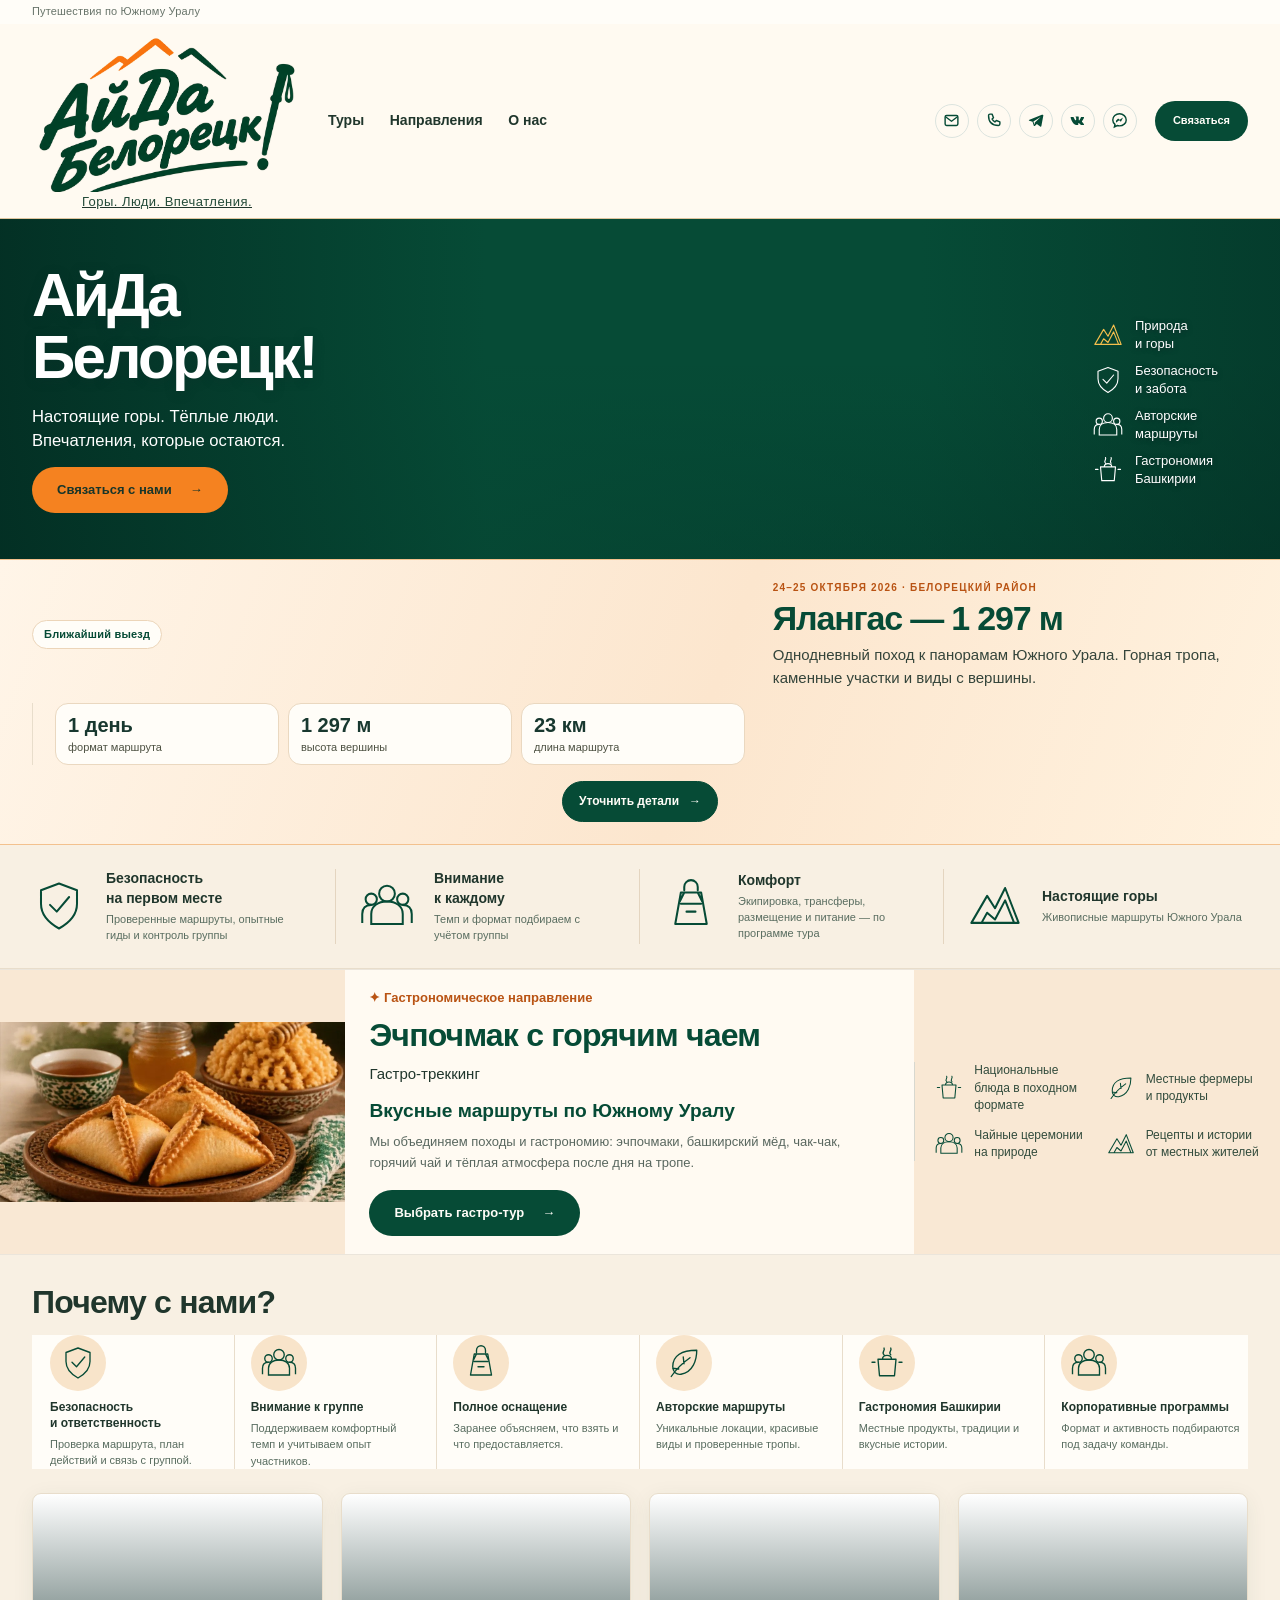
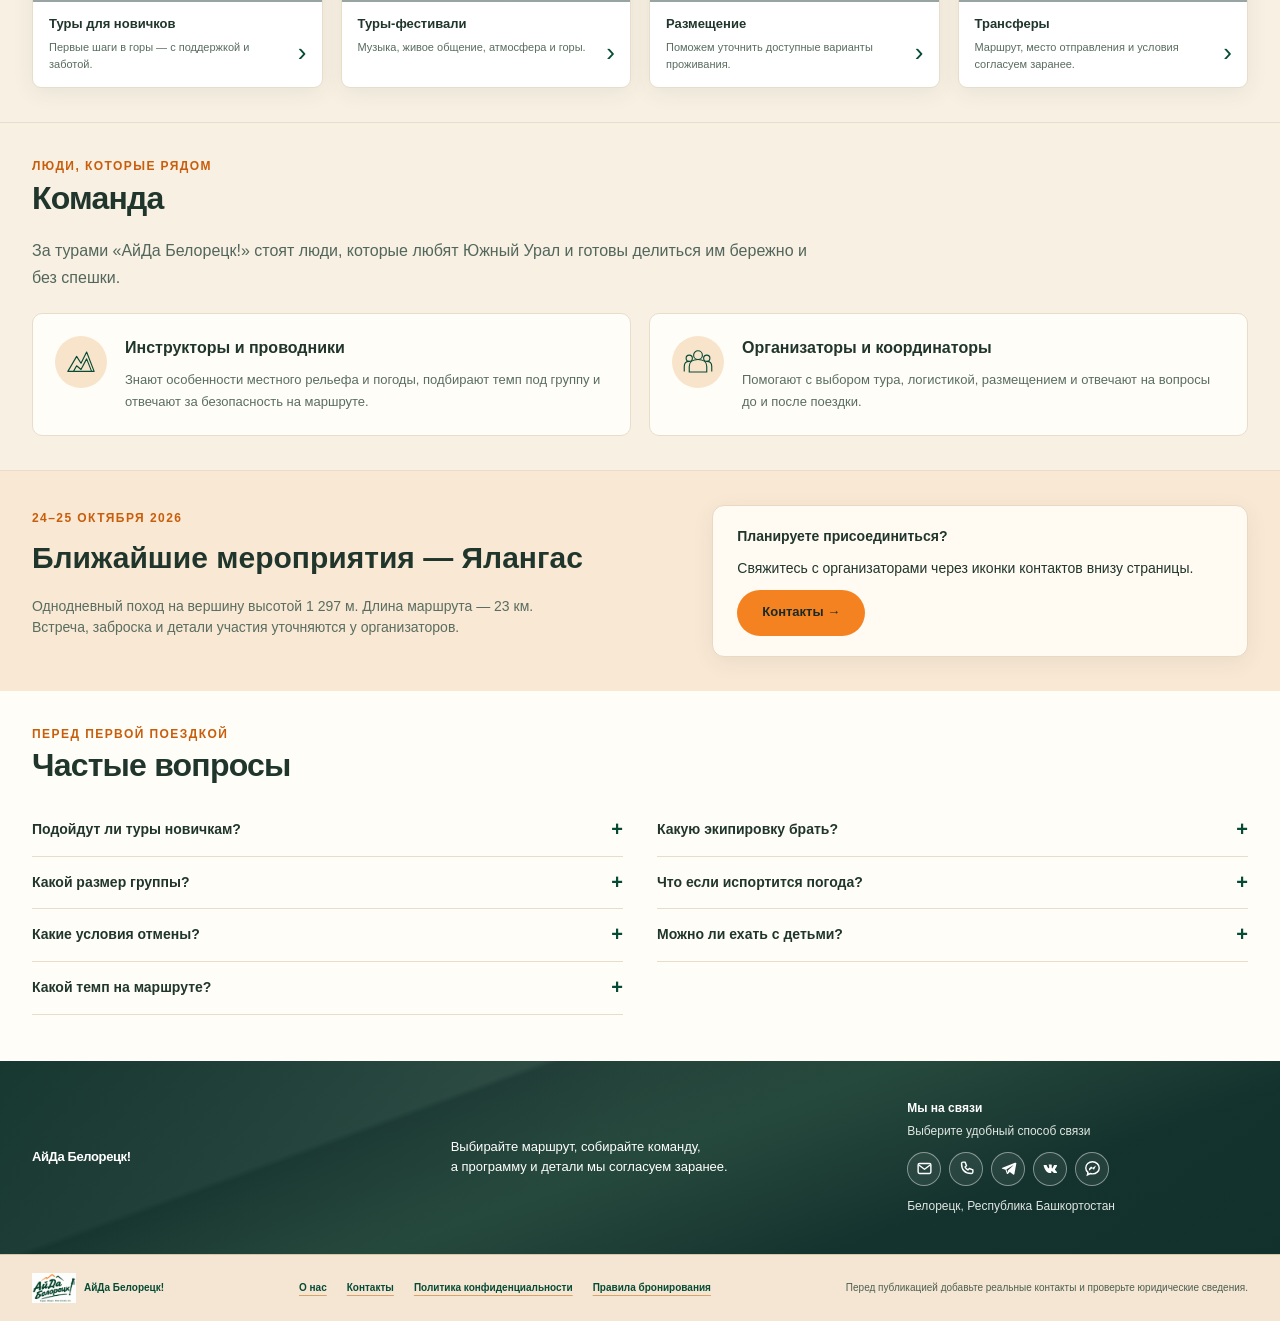
<file: index.html>
<!doctype html>
<html lang="ru">
<head>
<meta charset="utf-8"><meta name="viewport" content="width=device-width, initial-scale=1">
<title>АйДа Белорецк! — горы, люди, впечатления</title>
<meta name="description" content="Туры и авторские маршруты по Белорецкому району и Южному Уралу. Походы для новичков, гастрономические путешествия и фестивальные выезды.">
<meta name="theme-color" content="#F5F1E9"><meta name="color-scheme" content="light"><meta property="og:locale" content="ru_RU"><meta property="og:type" content="website"><meta property="og:title" content="АйДа Белорецк! — горы, люди, впечатления"><meta property="og:description" content="Откройте Южный Урал в своём темпе."><meta property="og:image" content="/assets/og-cover.svg">
<link rel="icon" href="assets/favicon.svg" type="image/svg+xml"><link rel="stylesheet" href="styles.css">
<script type="application/ld+json">{"@context":"https://schema.org","@type":"Organization","name":"АйДа Белорецк!","description":"Туры по Белорецкому району и Южному Уралу","areaServed":"Белорецкий район и Южный Урал"}</script>
</head><body>
<a class="skip-link" href="#main">Перейти к содержанию</a><div class="brand-kicker">Путешествия по <strong>Южному Уралу</strong></div><header class="site-header"><div class="header-inner wrap"><a class="brand" href="#top" aria-label="АйДа Белорецк! — на главную"><img src="assets/logo-ayda-mark.png" alt="АйДа Белорецк!"><span class="brand-tagline">Горы. Люди. Впечатления.</span></a><button class="menu-toggle" aria-expanded="false" aria-controls="main-nav">Меню <span>☰</span></button><nav id="main-nav" class="main-nav" aria-label="Главная навигация"><a href="#contacts">Туры</a><a href="#organize">Направления</a><a href="#about">О нас</a></nav><div class="header-actions"><div class="socials" aria-label="Способы связи"><a href="#contacts" aria-label="Электронная почта"><svg viewBox="0 0 24 24"><use href="assets/icons.svg#mail"/></svg></a><a href="#contacts" aria-label="Телефон"><svg viewBox="0 0 24 24"><use href="assets/icons.svg#phone"/></svg></a><a href="#contacts" aria-label="Telegram"><svg viewBox="0 0 24 24"><use href="assets/icons.svg#telegram"/></svg></a><a href="#contacts" aria-label="ВКонтакте"><svg viewBox="0 0 24 24"><use href="assets/icons.svg#vk"/></svg></a><a href="#contacts" aria-label="MAX"><svg viewBox="0 0 24 24"><use href="assets/icons.svg#max"/></svg></a></div><a class="button button-dark button-small" href="#contacts">Связаться</a></div></div></header>
<main id="main"><section class="hero" id="top"><div class="hero-art hero-photo" role="img" aria-label="Горный пейзаж Южного Урала"></div><div class="hero-shade"></div><div class="hero-content wrap"><div class="hero-copy"><h1>АйДа<br>Белорецк!</h1><p class="hero-lead">Настоящие горы. Тёплые люди.<br>Впечатления, которые остаются.</p><a class="button button-sun" href="#contacts">Связаться с нами <span aria-hidden="true">→</span></a></div><ul class="hero-points"><li><svg><use href="assets/icons.svg#mountain"/></svg><span>Природа<br>и горы</span></li><li><svg><use href="assets/icons.svg#shield"/></svg><span>Безопасность<br>и забота</span></li><li><svg><use href="assets/icons.svg#people"/></svg><span>Авторские<br>маршруты</span></li><li><svg><use href="assets/icons.svg#pot"/></svg><span>Гастрономия<br>Башкирии</span></li></ul></div></section>
<section class="featured-route" aria-labelledby="featured-route-title">
  <div class="wrap featured-route-inner">
    <div class="featured-route-label"><span>Ближайший выезд</span></div>
    <div class="featured-route-copy"><p class="eyebrow">24–25 октября 2026 · Белорецкий район</p><h2 id="featured-route-title">Ялангас — 1 297 м</h2><p>Однодневный поход к панорамам Южного Урала. Горная тропа, каменные участки и виды с вершины.</p></div>
    <div class="featured-route-facts"><div><strong>1 день</strong><span>формат маршрута</span></div><div><strong>1 297 м</strong><span>высота вершины</span></div><div><strong>23 км</strong><span>длина маршрута</span></div></div>
    <div class="featured-route-actions"><a class="button button-sun" href="#contacts">Уточнить детали <span>→</span></a></div>
  </div>
</section>
<section class="trust-bar"><div class="wrap trust-grid"><article><svg><use href="assets/icons.svg#shield"/></svg><div><h3>Безопасность<br>на первом месте</h3><p>Проверенные маршруты, опытные гиды и контроль группы</p></div></article><article><svg><use href="assets/icons.svg#people"/></svg><div><h3>Внимание<br>к каждому</h3><p>Темп и формат подбираем с учётом группы</p></div></article><article><svg><use href="assets/icons.svg#pack"/></svg><div><h3>Комфорт</h3><p>Экипировка, трансферы, размещение и питание — по программе тура</p></div></article><article><svg><use href="assets/icons.svg#mountain"/></svg><div><h3>Настоящие горы</h3><p>Живописные маршруты Южного Урала</p></div></article></div></section>


<section class="gastro-section gastro-compact" id="gastro"><div class="gastro-photo"><span class="visual-label">Гастро-треккинг</span></div><div class="gastro-copy"><span class="section-kicker">✦ Гастрономическое направление</span><h2>Эчпочмак с горячим чаем</h2><p class="gastro-sub">Гастро-треккинг</p><h3 class="gastro-description-title">Вкусные маршруты по Южному Уралу</h3><p>Мы объединяем походы и гастрономию: эчпочмаки, башкирский мёд, чак-чак, горячий чай и тёплая атмосфера после дня на тропе.</p><a class="button button-dark" href="https://dtm752.github.io/krasiviy1/#tours" target="_blank" rel="noopener noreferrer">Выбрать гастро-тур <span>→</span></a></div><ul class="gastro-points"><li><svg><use href="assets/icons.svg#pot"/></svg>Национальные блюда в походном формате</li><li><svg><use href="assets/icons.svg#leaf"/></svg>Местные фермеры и продукты</li><li><svg><use href="assets/icons.svg#people"/></svg>Чайные церемонии на природе</li><li><svg><use href="assets/icons.svg#mountain"/></svg>Рецепты и истории от местных жителей</li></ul></section>

<section class="section why-section" id="about"><div class="wrap"><div class="section-heading"><h2>Почему с нами?</h2></div><div class="why-grid"><article><span class="icon-disc"><svg><use href="assets/icons.svg#shield"/></svg></span><h3>Безопасность<br>и ответственность</h3><p>Проверка маршрута, план действий и связь с группой.</p></article><article><span class="icon-disc"><svg><use href="assets/icons.svg#people"/></svg></span><h3>Внимание к группе</h3><p>Поддерживаем комфортный темп и учитываем опыт участников.</p></article><article><span class="icon-disc"><svg><use href="assets/icons.svg#pack"/></svg></span><h3>Полное оснащение</h3><p>Заранее объясняем, что взять и что предоставляется.</p></article><article><span class="icon-disc"><svg><use href="assets/icons.svg#leaf"/></svg></span><h3>Авторские маршруты</h3><p>Уникальные локации, красивые виды и проверенные тропы.</p></article><article><span class="icon-disc"><svg><use href="assets/icons.svg#pot"/></svg></span><h3>Гастрономия Башкирии</h3><p>Местные продукты, традиции и вкусные истории.</p></article><article id="corporate"><span class="icon-disc"><svg><use href="assets/icons.svg#people"/></svg></span><h3>Корпоративные программы</h3><p>Формат и активность подбираются под задачу команды.</p></article></div><div class="direction-grid"><a class="direction-card" id="newbies" href="#contacts"><div class="direction-art art-hikers"></div><div><h3>Туры для новичков</h3><p>Первые шаги в горы — с поддержкой и заботой.</p><span>›</span></div></a><a class="direction-card" id="festivals" href="#contacts"><div class="direction-art art-festival"></div><div><h3>Туры-фестивали</h3><p>Музыка, живое общение, атмосфера и горы.</p><span>›</span></div></a><a class="direction-card" id="stay" href="#request" data-direction="Размещение"><div class="direction-art art-house"></div><div><h3>Размещение</h3><p>Поможем уточнить доступные варианты проживания.</p><span>›</span></div></a><a class="direction-card" id="transfers" href="#request" data-direction="Трансфер"><div class="direction-art art-van"></div><div><h3>Трансферы</h3><p>Маршрут, место отправления и условия согласуем заранее.</p><span>›</span></div></a></div></div></section>
<section class="section team-section" id="team"><div class="wrap"><div class="section-heading"><div><p class="eyebrow">Люди, которые рядом</p><h2>Команда</h2></div></div><p class="team-intro">За турами «АйДа Белорецк!» стоят люди, которые любят Южный Урал и готовы делиться им бережно и без спешки.</p><div class="team-grid"><article class="team-card"><span class="team-mark" aria-hidden="true"><svg><use href="assets/icons.svg#mountain"/></svg></span><div><h3>Инструкторы и проводники</h3><p>Знают особенности местного рельефа и погоды, подбирают темп под группу и отвечают за безопасность на маршруте.</p></div></article><article class="team-card"><span class="team-mark" aria-hidden="true"><svg><use href="assets/icons.svg#people"/></svg></span><div><h3>Организаторы и координаторы</h3><p>Помогают с выбором тура, логистикой, размещением и отвечают на вопросы до и после поездки.</p></div></article></div></div></section><section class="section departures-section"><div class="wrap departure-wrap"><div><p class="eyebrow">24–25 октября 2026</p><h2>Ближайшие мероприятия — Ялангас</h2><p>Однодневный поход на вершину высотой 1 297 м. Длина маршрута — 23 км. Встреча, заброска и детали участия уточняются у организаторов.</p></div><div class="waitlist-contact"><p><strong>Планируете присоединиться?</strong></p><p>Свяжитесь с организаторами через иконки контактов внизу страницы.</p><a class="button button-sun" href="#contacts">Контакты →</a></div></div></section>
<section class="section faq-section"><div class="wrap"><div class="section-heading"><div><p class="eyebrow">Перед первой поездкой</p><h2>Частые вопросы</h2></div></div><div class="faq-list"><details><summary>Подойдут ли туры новичкам?</summary><p>Есть направление для первых шагов. Сложность, набор высоты и темп согласуем до бронирования.</p></details><details><summary>Какую экипировку брать?</summary><p>Список зависит от сезона и маршрута. Перед подтверждением вы получите рекомендации по одежде, обуви, воде и личным вещам.</p></details><details><summary>Какой размер группы?</summary><p>Состав группы зависит от конкретного выезда и требований безопасности. Уточним до подтверждения участия.</p></details><details><summary>Что если испортится погода?</summary><p>Решение о выходе принимается с учётом прогноза и состояния маршрута. Возможны перенос или изменение программы.</p></details><details><summary>Какие условия отмены?</summary><p>Условия и сроки возврата должны быть согласованы до оплаты и указаны в правилах бронирования.</p></details><details><summary>Можно ли ехать с детьми?</summary><p>Это зависит от возраста ребёнка, сезона и сложности маршрута. Обсудите состав группы до бронирования.</p></details><details><summary>Какой темп на маршруте?</summary><p>Темп зависит от рельефа и возможностей группы. Сообщите о своём опыте заранее, чтобы выбрать подходящий формат.</p></details></div></div></section>
</main><footer id="contacts"><div class="footer-photo"><div class="wrap footer-top"><div><p class="footer-brand-line">АйДа Белорецк!</p></div><div><p>Выбирайте маршрут, собирайте команду,<br>а программу и детали мы согласуем заранее.</p><span class="footer-route-note">Природа, люди и впечатления Южного Урала</span></div><div class="footer-contact"><strong>Мы на связи</strong><span>Выберите удобный способ связи</span><div class="socials" aria-label="Способы связи"><a href="#contacts" aria-label="Электронная почта"><svg viewBox="0 0 24 24"><use href="assets/icons.svg#mail"/></svg></a><a href="#contacts" aria-label="Телефон"><svg viewBox="0 0 24 24"><use href="assets/icons.svg#phone"/></svg></a><a href="#contacts" aria-label="Telegram"><svg viewBox="0 0 24 24"><use href="assets/icons.svg#telegram"/></svg></a><a href="#contacts" aria-label="ВКонтакте"><svg viewBox="0 0 24 24"><use href="assets/icons.svg#vk"/></svg></a><a href="#contacts" aria-label="MAX"><svg viewBox="0 0 24 24"><use href="assets/icons.svg#max"/></svg></a></div><span>Белорецк, Республика Башкортостан</span></div></div></div><div class="legal-footer"><div class="wrap legal-inner"><a class="footer-brand" href="#top"><img src="assets/logo-ayda-new.png" alt=""><span>АйДа Белорецк!</span></a><nav aria-label="Юридическая информация"><a href="#about">О нас</a><a href="#contacts">Контакты</a><a href="pages/privacy.html">Политика конфиденциальности</a><a href="pages/offer.html">Правила бронирования</a></nav><span>Перед публикацией добавьте реальные контакты и проверьте юридические сведения.</span></div></div></footer>
<dialog id="tour-dialog" class="tour-dialog"><button class="dialog-close" aria-label="Закрыть">×</button><div id="dialog-content"></div><a href="#request" class="button button-dark" id="dialog-cta">Уточнить условия</a></dialog><script src="contacts.js" defer></script><script src="script.js" defer></script></body></html>
</file>
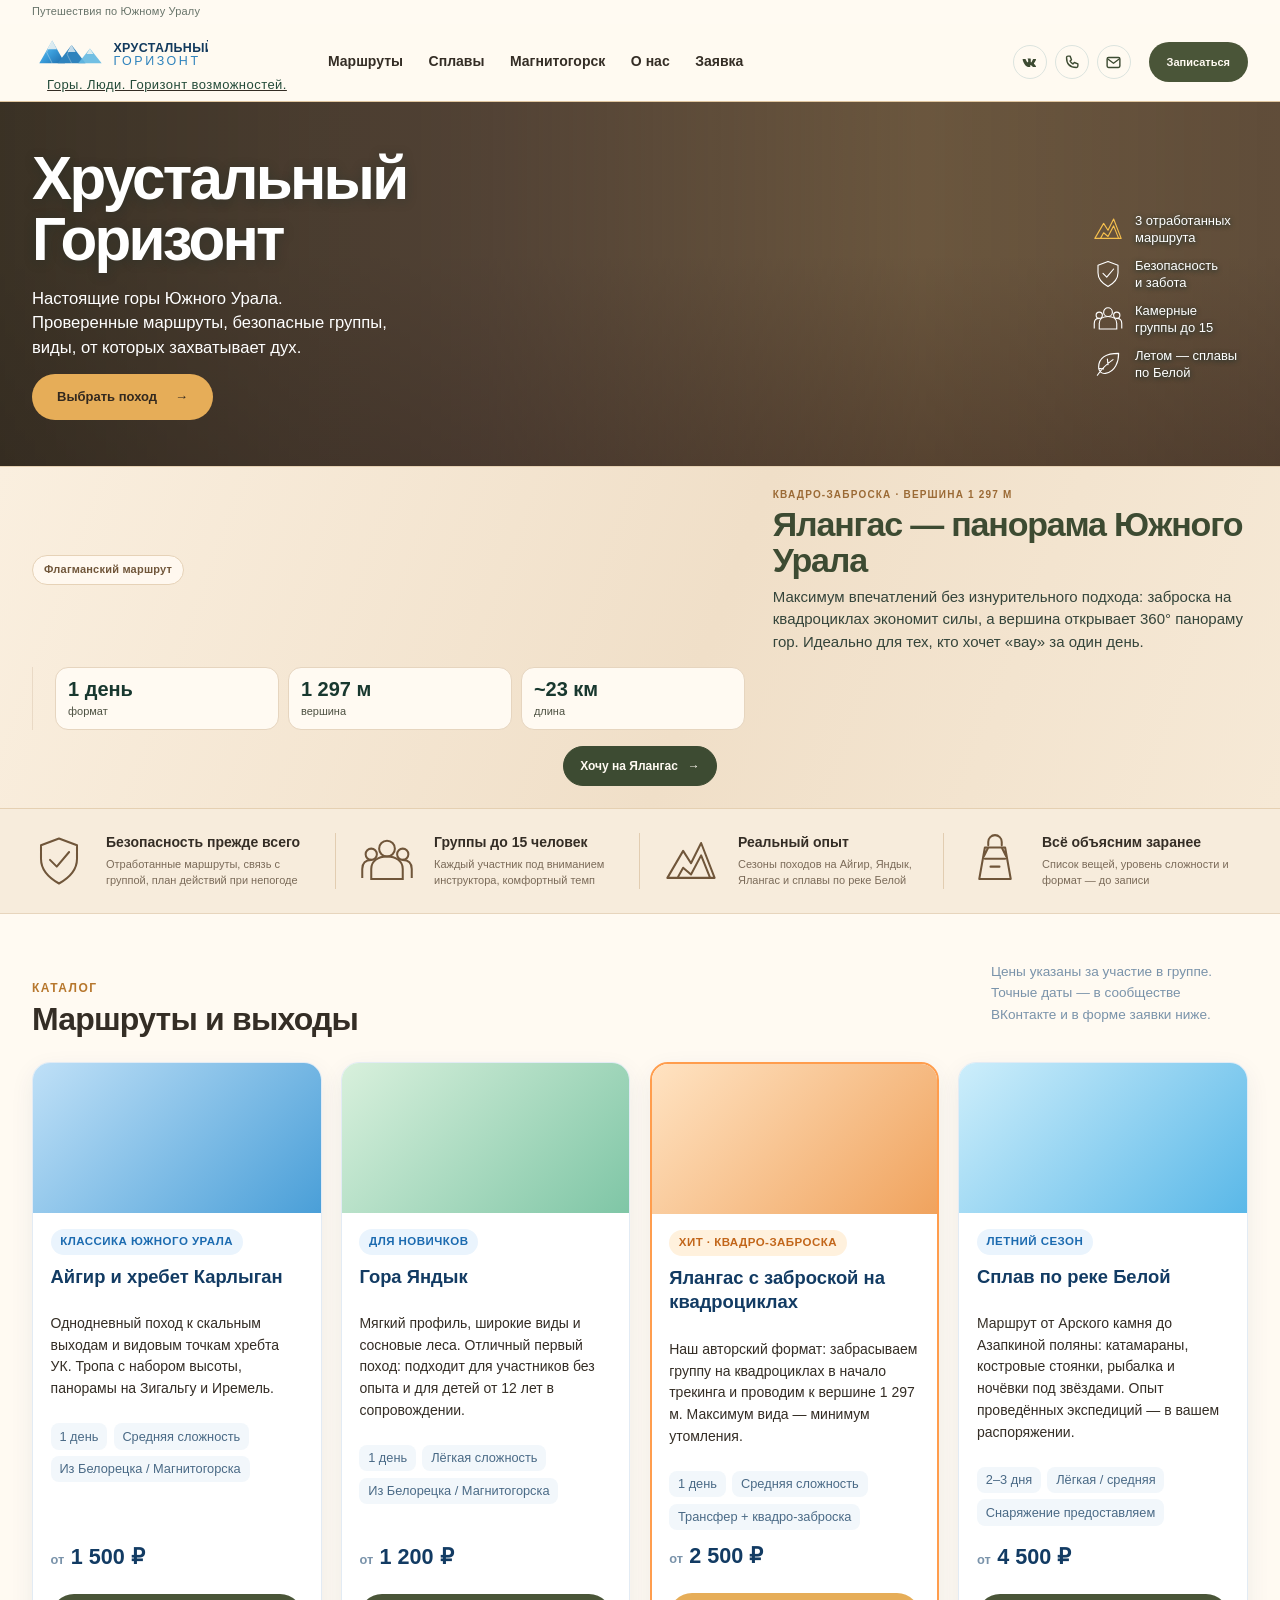
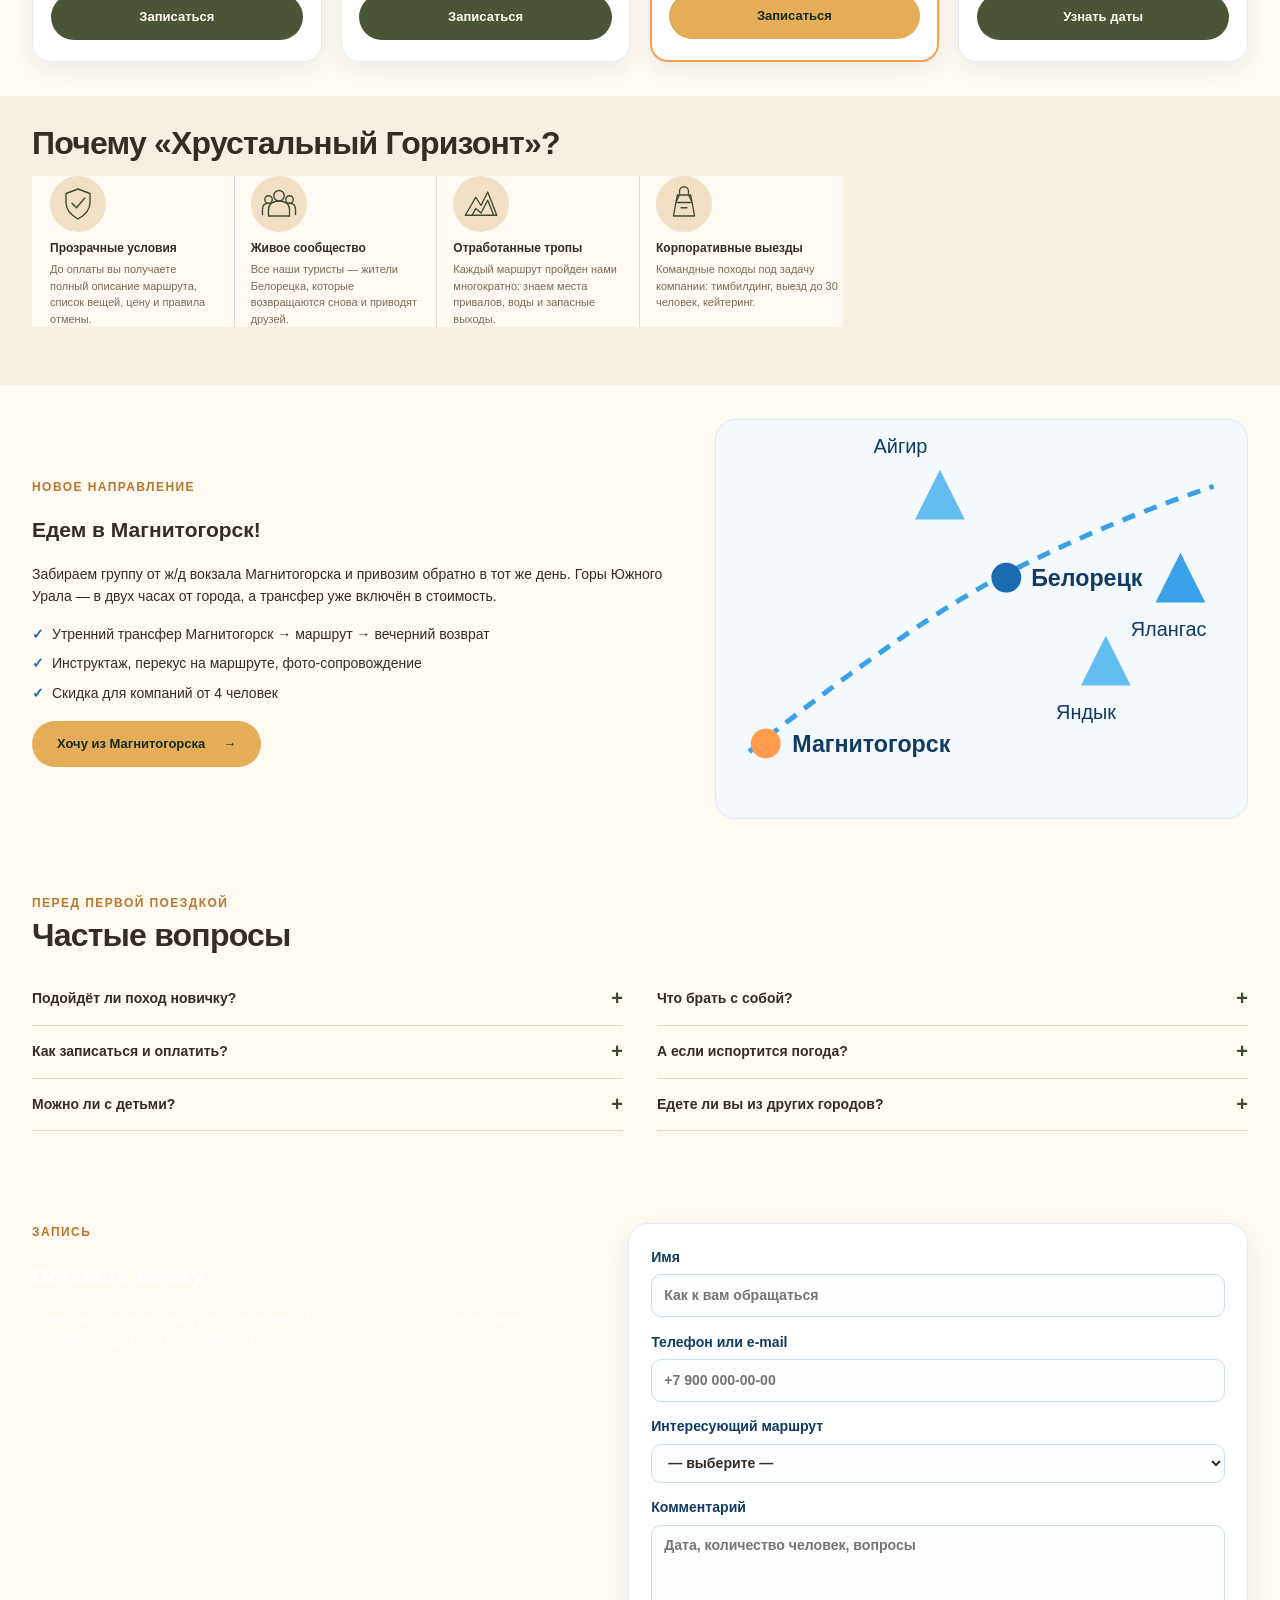
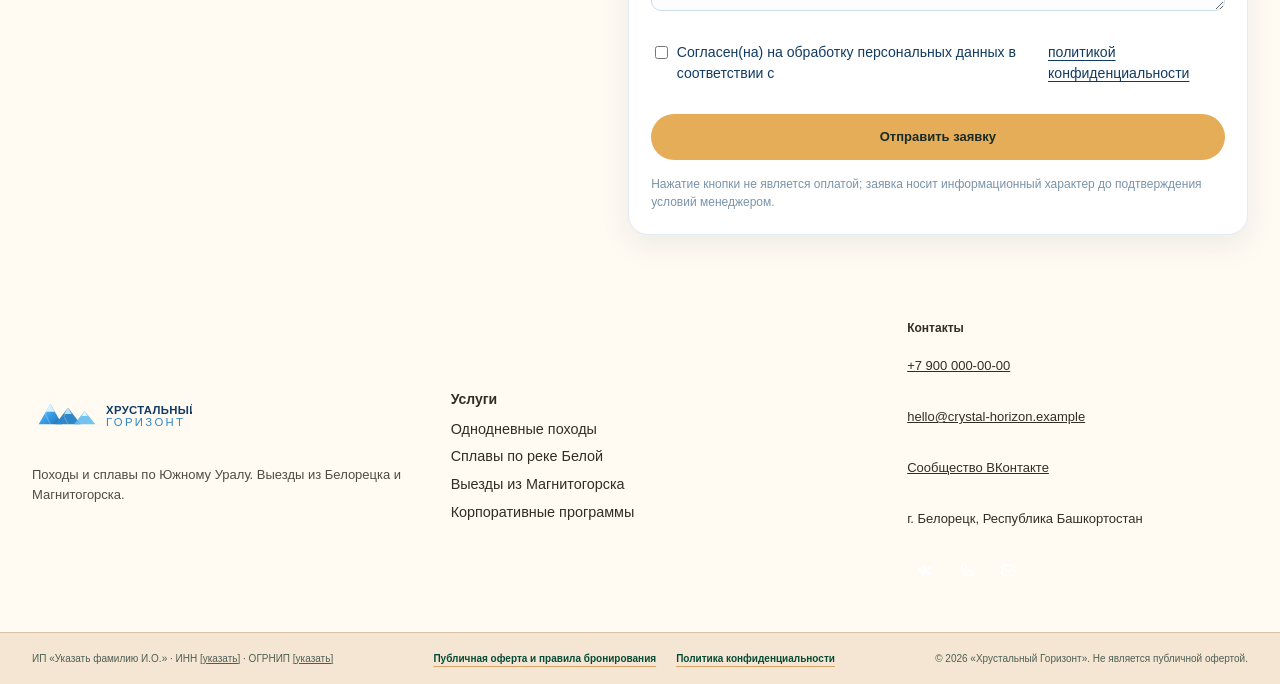
<file: test5/index.html>
<!doctype html>
<html lang="ru">
<head>
<meta charset="utf-8">
<meta name="viewport" content="width=device-width, initial-scale=1">
<title>Хрустальный Горизонт — походы по Южному Уралу из Белорецка и Магнитогорска</title>
<meta name="description" content="Однодневные походы на Айгир, Яндык и Ялангас, сплавы по реке Белой, заброски на квадроциклах. Маршруты Южного Урала для новичков и опытных туристов. Группы до 15 человек.">
<meta name="theme-color" content="#0d2b47">
<meta name="color-scheme" content="light">
<meta property="og:locale" content="ru_RU">
<meta property="og:type" content="website">
<meta property="og:title" content="Хрустальный Горизонт — горы, люди, впечатления">
<meta property="og:description" content="Авторские маршруты Южного Урала: походы, сплавы, квадро-заброски. Выезды из Белорецка и Магнитогорска.">
<meta property="og:image" content="assets/og-cover.svg">
<link rel="icon" href="assets/favicon.svg" type="image/svg+xml">
<link rel="stylesheet" href="styles.css">
<script type="application/ld+json">
{"@context":"https://schema.org","@type":"TouristInformationCenter","name":"Хрустальный Горизонт","description":"Походы и сплавы по Южному Уралу: Айгир, Яндык, Ялангас, сплав по реке Белой","areaServed":["Белорецк","Магнитогорск","Южный Урал"],"address":{"@type":"PostalAddress","addressLocality":"Белорецк","addressRegion":"Республика Башкортостан","addressCountry":"RU"}}
</script>
</head>
<body>
<a class="skip-link" href="#main">Перейти к содержанию</a>
<div class="brand-kicker">Путешествия по <strong>Южному Уралу</strong></div>

<header class="site-header">
  <div class="header-inner wrap">
    <a class="brand" href="#top" aria-label="Хрустальный Горизонт — на главную">
      <img src="assets/logo.svg" alt="Хрустальный Горизонт">
      <span class="brand-tagline">Горы. Люди. Горизонт возможностей.</span>
    </a>
    <button class="menu-toggle" aria-expanded="false" aria-controls="main-nav">Меню <span>☰</span></button>
    <nav id="main-nav" class="main-nav" aria-label="Главная навигация">
      <a href="#tours">Маршруты</a>
      <a href="#rafting">Сплавы</a>
      <a href="#magnitogorsk">Магнитогорск</a>
      <a href="#about">О нас</a>
      <a href="#request">Заявка</a>
    </nav>
    <div class="header-actions">
      <div class="socials" aria-label="Способы связи">
        <a href="https://vk.com/" target="_blank" rel="noopener" aria-label="ВКонтакте"><svg viewBox="0 0 24 24"><use href="assets/icons.svg#vk"/></svg></a>
        <a href="tel:+79000000000" aria-label="Телефон"><svg viewBox="0 0 24 24"><use href="assets/icons.svg#phone"/></svg></a>
        <a href="mailto:hello@crystal-horizon.example" aria-label="Электронная почта"><svg viewBox="0 0 24 24"><use href="assets/icons.svg#mail"/></svg></a>
      </div>
      <a class="button button-dark button-small" href="#request">Записаться</a>
    </div>
  </div>
</header>

<main id="main">
  <section class="hero" id="top">
    <div class="hero-art hero-photo" role="img" aria-label="Горный пейзаж Южного Урала"></div>
    <div class="hero-shade"></div>
    <div class="hero-content wrap">
      <div class="hero-copy">
        <h1>Хрустальный<br>Горизонт</h1>
        <p class="hero-lead">Настоящие горы Южного Урала.<br>Проверенные маршруты, безопасные группы,<br>виды, от которых захватывает дух.</p>
        <a class="button button-sun" href="#request">Выбрать поход <span aria-hidden="true">→</span></a>
        <p class="hero-note">Выезды из Белорецка и Магнитогорска · группы до 15 человек</p>
      </div>
      <ul class="hero-points">
        <li><svg><use href="assets/icons.svg#mountain"/></svg><span>3 отработанных<br>маршрута</span></li>
        <li><svg><use href="assets/icons.svg#shield"/></svg><span>Безопасность<br>и забота</span></li>
        <li><svg><use href="assets/icons.svg#people"/></svg><span>Камерные<br>группы до 15</span></li>
        <li><svg><use href="assets/icons.svg#leaf"/></svg><span>Летом — сплавы<br>по Белой</span></li>
      </ul>
    </div>
  </section>

  <section class="featured-route" aria-labelledby="featured-route-title">
    <div class="wrap featured-route-inner">
      <div class="featured-route-label"><span>Флагманский маршрут</span></div>
      <div class="featured-route-copy">
        <p class="eyebrow">Квадро-заброска · вершина 1 297 м</p>
        <h2 id="featured-route-title">Ялангас — панорама Южного Урала</h2>
        <p>Максимум впечатлений без изнурительного подхода: заброска на квадроциклах экономит силы, а вершина открывает 360° панораму гор. Идеально для тех, кто хочет «вау» за один день.</p>
      </div>
      <div class="featured-route-facts">
        <div><strong>1 день</strong><span>формат</span></div>
        <div><strong>1 297 м</strong><span>вершина</span></div>
        <div><strong>~23 км</strong><span>длина</span></div>
      </div>
      <div class="featured-route-actions"><a class="button button-sun" href="#request">Хочу на Ялангас <span>→</span></a></div>
    </div>
  </section>

  <section class="trust-bar">
    <div class="wrap trust-grid">
      <article><svg><use href="assets/icons.svg#shield"/></svg><div><h3>Безопасность прежде всего</h3><p>Отработанные маршруты, связь с группой, план действий при непогоде</p></div></article>
      <article><svg><use href="assets/icons.svg#people"/></svg><div><h3>Группы до 15 человек</h3><p>Каждый участник под вниманием инструктора, комфортный темп</p></div></article>
      <article><svg><use href="assets/icons.svg#mountain"/></svg><div><h3>Реальный опыт</h3><p>Сезоны походов на Айгир, Яндык, Ялангас и сплавы по реке Белой</p></div></article>
      <article><svg><use href="assets/icons.svg#pack"/></svg><div><h3>Всё объясним заранее</h3><p>Список вещей, уровень сложности и формат — до записи</p></div></article>
    </div>
  </section>

  <section class="section tours-section" id="tours">
    <div class="wrap">
      <div class="section-heading"><div><p class="eyebrow">Каталог</p><h2>Маршруты и выходы</h2></div><p class="heading-note">Цены указаны за участие в группе. Точные даты — в сообществе ВКонтакте и в форме заявки ниже.</p></div>
      <div class="tours-grid">
        <article class="tour-card">
          <div class="tour-art art-aygir"></div>
          <div class="tour-body">
            <span class="tour-badge">Классика Южного Урала</span>
            <h3>Айгир и хребет Карлыган</h3>
            <p>Однодневный поход к скальным выходам и видовым точкам хребта УК. Тропа с набором высоты, панорамы на Зигальгу и Иремель.</p>
            <ul class="tour-facts"><li>1 день</li><li>Средняя сложность</li><li>Из Белорецка / Магнитогорска</li></ul>
            <div class="tour-price"><span>от</span><strong>1 500 ₽</strong></div>
            <a class="button button-dark" href="#request" data-tour="Айгир">Записаться</a>
          </div>
        </article>
        <article class="tour-card">
          <div class="tour-art art-yandyk"></div>
          <div class="tour-body">
            <span class="tour-badge">Для новичков</span>
            <h3>Гора Яндык</h3>
            <p>Мягкий профиль, широкие виды и сосновые леса. Отличный первый поход: подходит для участников без опыта и для детей от 12 лет в сопровождении.</p>
            <ul class="tour-facts"><li>1 день</li><li>Лёгкая сложность</li><li>Из Белорецка / Магнитогорска</li></ul>
            <div class="tour-price"><span>от</span><strong>1 200 ₽</strong></div>
            <a class="button button-dark" href="#request" data-tour="Яндык">Записаться</a>
          </div>
        </article>
        <article class="tour-card tour-card-hit">
          <div class="tour-art art-yalangas"></div>
          <div class="tour-body">
            <span class="tour-badge tour-badge-hit">Хит · квадро-заброска</span>
            <h3>Ялангас с заброской на квадроциклах</h3>
            <p>Наш авторский формат: забрасываем группу на квадроциклах в начало трекинга и проводим к вершине 1 297 м. Максимум вида — минимум утомления.</p>
            <ul class="tour-facts"><li>1 день</li><li>Средняя сложность</li><li>Трансфер + квадро-заброска</li></ul>
            <div class="tour-price"><span>от</span><strong>2 500 ₽</strong></div>
            <a class="button button-sun" href="#request" data-tour="Ялангас">Записаться</a>
          </div>
        </article>
        <article class="tour-card">
          <div class="tour-art art-river"></div>
          <div class="tour-body">
            <span class="tour-badge">Летний сезон</span>
            <h3>Сплав по реке Белой</h3>
            <p>Маршрут от Арского камня до Азапкиной поляны: катамараны, костровые стоянки, рыбалка и ночёвки под звёздами. Опыт проведённых экспедиций — в вашем распоряжении.</p>
            <ul class="tour-facts"><li>2–3 дня</li><li>Лёгкая / средняя</li><li>Снаряжение предоставляем</li></ul>
            <div class="tour-price"><span>от</span><strong>4 500 ₽</strong></div>
            <a class="button button-dark" href="#request" data-tour="Сплав по Белой">Узнать даты</a>
          </div>
        </article>
      </div>
    </div>
  </section>

  <section class="section why-section" id="about">
    <div class="wrap">
      <div class="section-heading"><h2>Почему «Хрустальный Горизонт»?</h2></div>
      <div class="why-grid">
        <article><span class="icon-disc"><svg><use href="assets/icons.svg#shield"/></svg></span><h3>Прозрачные условия</h3><p>До оплаты вы получаете полный описание маршрута, список вещей, цену и правила отмены.</p></article>
        <article><span class="icon-disc"><svg><use href="assets/icons.svg#people"/></svg></span><h3>Живое сообщество</h3><p>Все наши туристы — жители Белорецка, которые возвращаются снова и приводят друзей.</p></article>
        <article><span class="icon-disc"><svg><use href="assets/icons.svg#mountain"/></svg></span><h3>Отработанные тропы</h3><p>Каждый маршрут пройден нами многократно: знаем места привалов, воды и запасные выходы.</p></article>
        <article id="corporate"><span class="icon-disc"><svg><use href="assets/icons.svg#pack"/></svg></span><h3>Корпоративные выезды</h3><p>Командные походы под задачу компании: тимбилдинг, выезд до 30 человек, кейтеринг.</p></article>
      </div>
    </div>
  </section>

  <section class="section magnit-section" id="magnitogorsk">
    <div class="wrap magnit-wrap">
      <div class="magnit-copy">
        <p class="eyebrow">Новое направление</p>
        <h2>Едем в Магнитогорск!</h2>
        <p>Забираем группу от ж/д вокзала Магнитогорска и привозим обратно в тот же день. Горы Южного Урала — в двух часах от города, а трансфер уже включён в стоимость.</p>
        <ul class="check-list">
          <li>Утренний трансфер Магнитогорск → маршрут → вечерний возврат</li>
          <li>Инструктаж, перекус на маршруте, фото-сопровождение</li>
          <li>Скидка для компаний от 4 человек</li>
        </ul>
        <a class="button button-sun" href="#request" data-tour="Выезд из Магнитогорска">Хочу из Магнитогорска <span>→</span></a>
      </div>
      <div class="magnit-map" role="img" aria-label="Схема: Магнитогорск — Белорецк — маршруты Айгир, Яндык, Ялангас">
        <svg viewBox="0 0 320 240">
          <path d="M20 200 Q120 120 180 90 T300 40" fill="none" stroke="#3aa0e8" stroke-width="3" stroke-dasharray="8 6"/>
          <circle cx="30" cy="195" r="9" fill="#ff9d4d"/><text x="46" y="200" font-size="14" fill="#123b63" font-weight="700">Магнитогорск</text>
          <circle cx="175" cy="95" r="9" fill="#1c6bb0"/><text x="190" y="100" font-size="14" fill="#123b63" font-weight="700">Белорецк</text>
          <polygon points="120,60 135,30 150,60" fill="#63bdf0"/><text x="95" y="20" font-size="12" fill="#123b63">Айгир</text>
          <polygon points="220,160 235,130 250,160" fill="#63bdf0"/><text x="205" y="180" font-size="12" fill="#123b63">Яндык</text>
          <polygon points="265,110 280,80 295,110" fill="#3aa0e8"/><text x="250" y="130" font-size="12" fill="#123b63">Ялангас</text>
        </svg>
      </div>
    </div>
  </section>

  <section class="section faq-section">
    <div class="wrap">
      <div class="section-heading"><div><p class="eyebrow">Перед первой поездкой</p><h2>Частые вопросы</h2></div></div>
      <div class="faq-list">
        <details><summary>Подойдёт ли поход новичку?</summary><p>Да: Яндык и корпоративные форматы рассчитаны на первый опыт. По Айгиру и Ялангасу предупредим о нагрузке заранее — честно опишем набор высоты и темп.</p></details>
        <details><summary>Что брать с собой?</summary><p>После записи пришлём подробный список: обувь, одежда по слоям, вода, перекус. Ничего покупать специально не нужно — на старте хватит спортивной формы.</p></details>
        <details><summary>Как записаться и оплатить?</summary><p>Отправьте заявку через форму ниже или сообщество ВКонтакте. Мы подтвердим место, вы вносите предоплату — остальное в день выезда. Условия возврата — в <a href="pages/offer.html">правилах бронирования</a>.</p></details>
        <details><summary>А если испортится погода?</summary><p>Решение о выходе принимается утром по прогнозу и состоянию маршрута. При отмене по нашей вине предоплата возвращается полностью или переносится на другую дату — по вашему выбору.</p></details>
        <details><summary>Можно ли с детьми?</summary><p>На лёгких маршрутах — дети от 12 лет в сопровождении взрослого. По другим возрастам спрашивайте индивидуально.</p></details>
        <details><summary>Едете ли вы из других городов?</summary><p>Да, для групп от 6 человек организуем трансфер из Уфы, Сибая и других городов. Для жителей всей России есть формат «тур выходного дня» с размещением в Белорецке.</p></details>
      </div>
    </div>
  </section>

  <section class="section request-section" id="request">
    <div class="wrap request-wrap">
      <div class="request-copy">
        <p class="eyebrow">Запись</p>
        <h2>Оставьте заявку</h2>
        <p>Ответим в течение дня в рабочее время (10:00–20:00, UTC+5) и подскажем ближайшую дату по выбранному маршруту.</p>
      </div>
      <form class="request-form" action="#" method="post" novalidate>
        <label>Имя<input type="text" name="name" required autocomplete="name" placeholder="Как к вам обращаться"></label>
        <label>Телефон или e-mail<input type="text" name="contact" required autocomplete="tel" placeholder="+7 900 000-00-00"></label>
        <label>Интересующий маршрут
          <select name="tour" id="tour-select">
            <option value="">— выберите —</option>
            <option>Айгир</option>
            <option>Яндык</option>
            <option>Ялангас</option>
            <option>Сплав по Белой</option>
            <option>Выезд из Магнитогорска</option>
            <option>Корпоративный поход</option>
          </select>
        </label>
        <label>Комментарий<textarea name="comment" rows="3" placeholder="Дата, количество человек, вопросы"></textarea></label>
        <label class="consent"><input type="checkbox" name="consent" required> Согласен(на) на обработку персональных данных в соответствии с <a href="pages/privacy.html" target="_blank">политикой конфиденциальности</a></label>
        <button class="button button-sun" type="submit">Отправить заявку</button>
        <p class="form-note">Нажатие кнопки не является оплатой; заявка носит информационный характер до подтверждения условий менеджером.</p>
      </form>
    </div>
  </section>
</main>

<footer id="contacts">
  <div class="footer-top wrap">
    <div>
      <img class="footer-logo" src="assets/logo.svg" alt="Хрустальный Горизонт">
      <p class="footer-desc">Походы и сплавы по Южному Уралу. Выезды из Белорецка и Магнитогорска.</p>
    </div>
    <div>
      <strong>Услуги</strong>
      <ul class="footer-list">
        <li><a href="#tours">Однодневные походы</a></li>
        <li><a href="#rafting">Сплавы по реке Белой</a></li>
        <li><a href="#magnitogorsk">Выезды из Магнитогорска</a></li>
        <li><a href="#corporate">Корпоративные программы</a></li>
      </ul>
    </div>
    <div class="footer-contact">
      <strong>Контакты</strong>
      <p><a href="tel:+79000000000">+7 900 000-00-00</a></p>
      <p><a href="mailto:hello@crystal-horizon.example">hello@crystal-horizon.example</a></p>
      <p><a href="https://vk.com/" target="_blank" rel="noopener">Сообщество ВКонтакте</a></p>
      <p>г. Белорецк, Республика Башкортостан</p>
      <div class="socials" aria-label="Способы связи">
        <a href="https://vk.com/" target="_blank" rel="noopener" aria-label="ВКонтакте"><svg viewBox="0 0 24 24"><use href="assets/icons.svg#vk"/></svg></a>
        <a href="tel:+79000000000" aria-label="Телефон"><svg viewBox="0 0 24 24"><use href="assets/icons.svg#phone"/></svg></a>
        <a href="mailto:hello@crystal-horizon.example" aria-label="Электронная почта"><svg viewBox="0 0 24 24"><use href="assets/icons.svg#mail"/></svg></a>
      </div>
    </div>
  </div>
  <div class="legal-footer">
    <div class="wrap legal-inner">
      <span>ИП «Указать фамилию И.О.» · ИНН <u>[указать]</u> · ОГРНИП <u>[указать]</u></span>
      <nav aria-label="Юридическая информация">
        <a href="pages/offer.html">Публичная оферта и правила бронирования</a>
        <a href="pages/privacy.html">Политика конфиденциальности</a>
      </nav>
      <span>© 2026 «Хрустальный Горизонт». Не является публичной офертой.</span>
    </div>
  </div>
</footer>

<script src="script.js" defer></script>
</body>
</html>
</file>
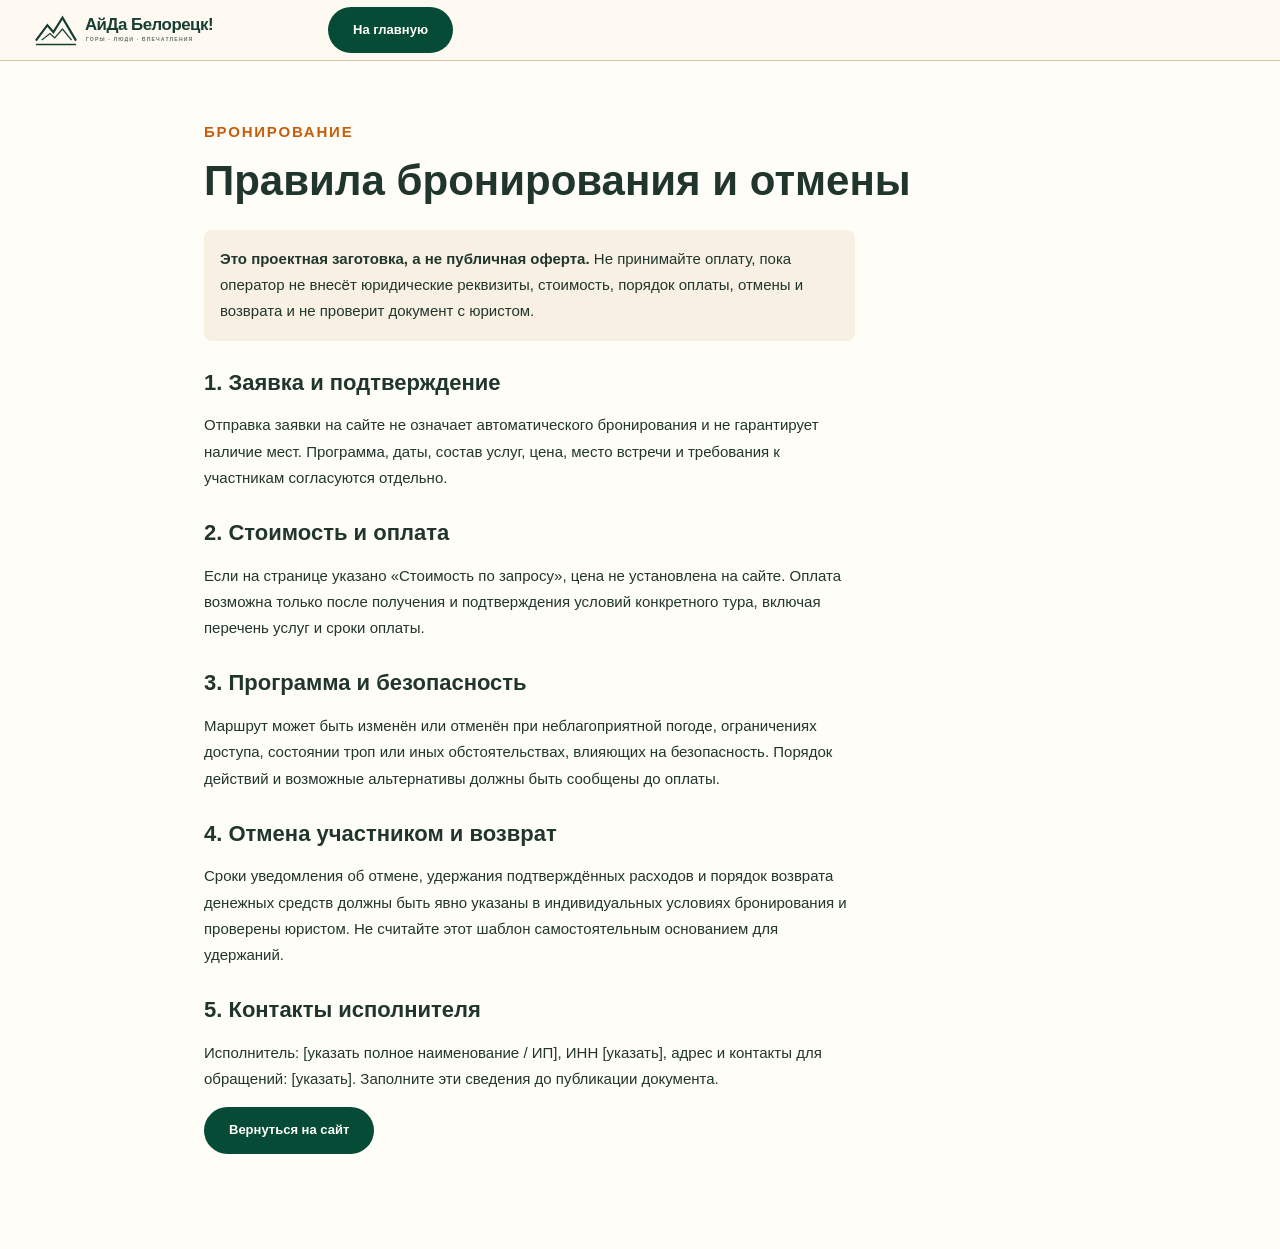
<file: pages/offer.html>
<!doctype html><html lang="ru"><head><meta charset="utf-8"><meta name="viewport" content="width=device-width, initial-scale=1"><title>Правила бронирования — АйДа Белорецк!</title><meta name="description" content="Порядок согласования туристических программ и бронирования маршрутов."><link rel="icon" href="../assets/favicon.svg" type="image/svg+xml"><link rel="stylesheet" href="../styles.css"></head><body><header class="site-header"><div class="header-inner wrap"><a class="brand" href="../index.html"><img src="../assets/logo.svg" alt="АйДа Белорецк!"></a><a class="button button-dark" href="../index.html">На главную</a></div></header><main class="legal-page"><p class="eyebrow">Бронирование</p><h1>Правила бронирования и отмены</h1><p class="legal-warning"><strong>Это проектная заготовка, а не публичная оферта.</strong> Не принимайте оплату, пока оператор не внесёт юридические реквизиты, стоимость, порядок оплаты, отмены и возврата и не проверит документ с юристом.</p><h2>1. Заявка и подтверждение</h2><p>Отправка заявки на сайте не означает автоматического бронирования и не гарантирует наличие мест. Программа, даты, состав услуг, цена, место встречи и требования к участникам согласуются отдельно.</p><h2>2. Стоимость и оплата</h2><p>Если на странице указано «Стоимость по запросу», цена не установлена на сайте. Оплата возможна только после получения и подтверждения условий конкретного тура, включая перечень услуг и сроки оплаты.</p><h2>3. Программа и безопасность</h2><p>Маршрут может быть изменён или отменён при неблагоприятной погоде, ограничениях доступа, состоянии троп или иных обстоятельствах, влияющих на безопасность. Порядок действий и возможные альтернативы должны быть сообщены до оплаты.</p><h2>4. Отмена участником и возврат</h2><p>Сроки уведомления об отмене, удержания подтверждённых расходов и порядок возврата денежных средств должны быть явно указаны в индивидуальных условиях бронирования и проверены юристом. Не считайте этот шаблон самостоятельным основанием для удержаний.</p><h2>5. Контакты исполнителя</h2><p>Исполнитель: [указать полное наименование / ИП], ИНН [указать], адрес и контакты для обращений: [указать]. Заполните эти сведения до публикации документа.</p><p><a class="button button-dark" href="../index.html">Вернуться на сайт</a></p></main></body></html>
</file>
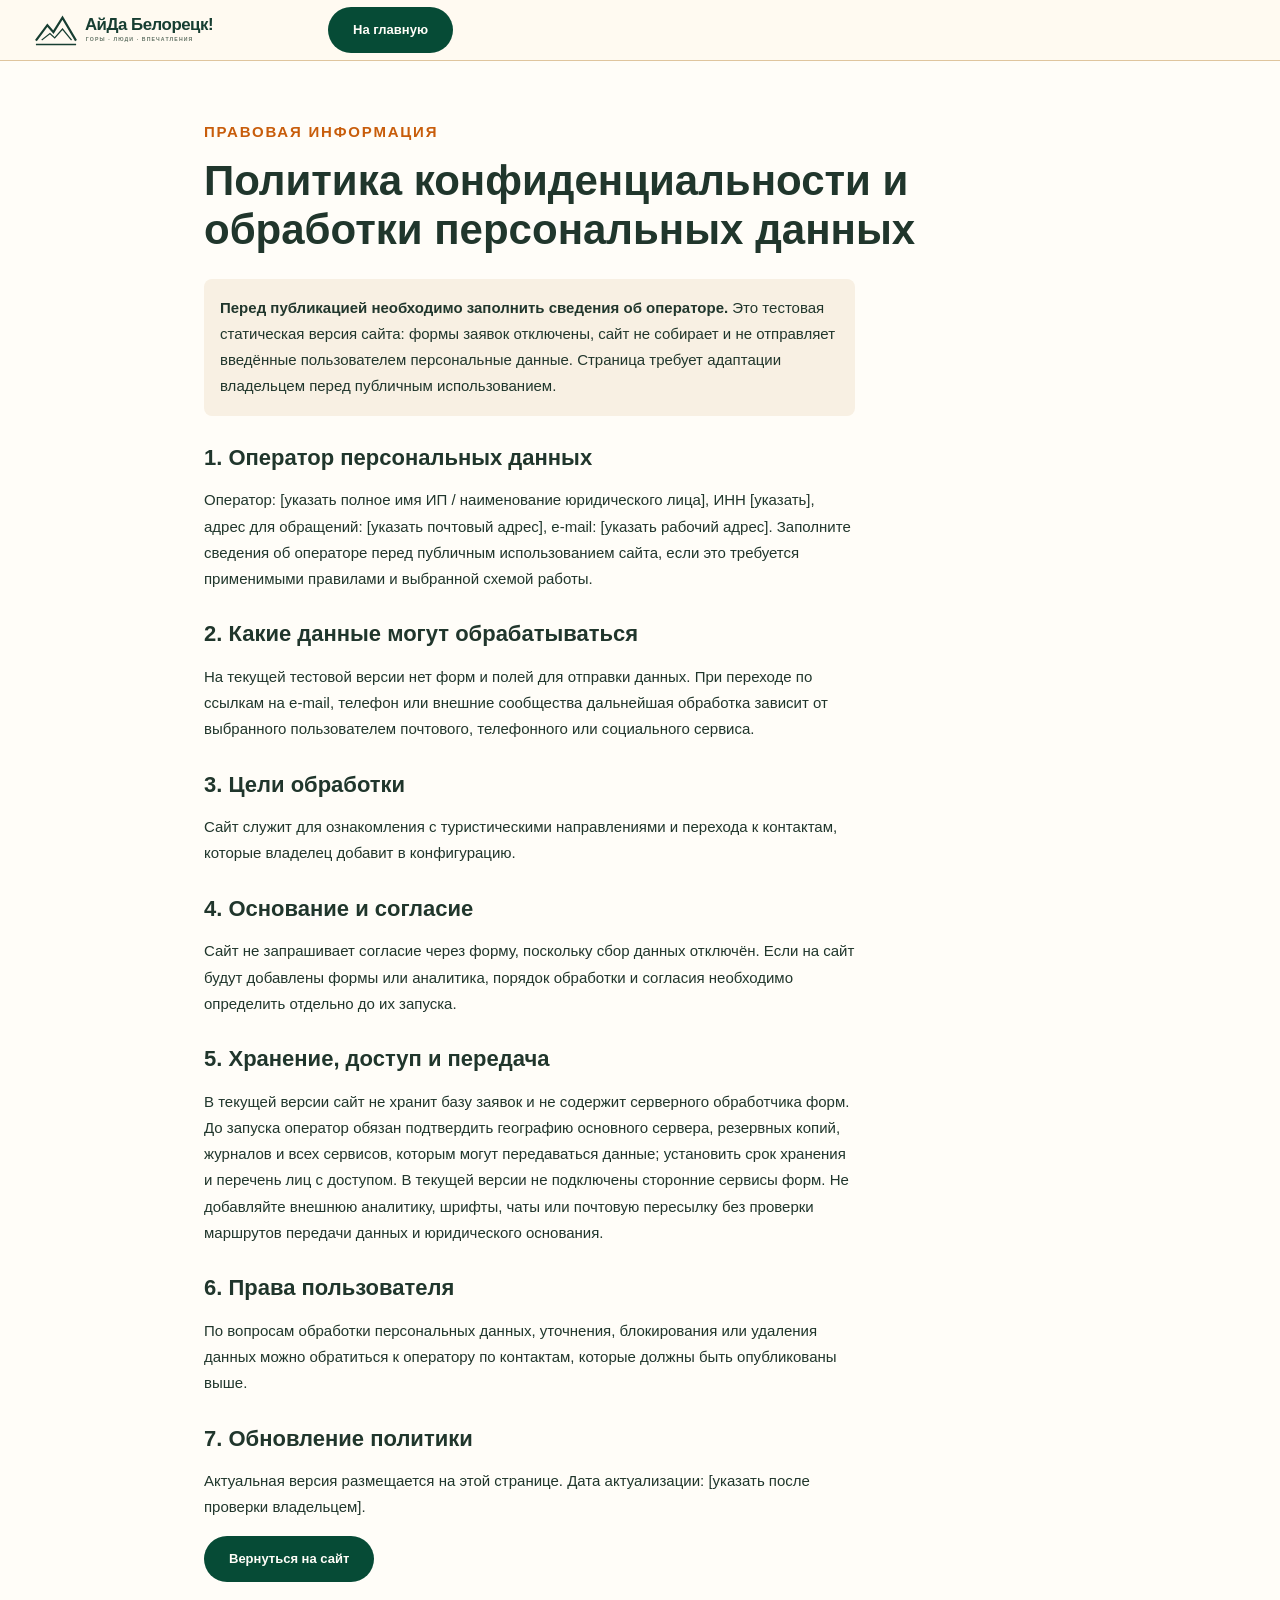
<file: pages/privacy.html>
<!doctype html><html lang="ru"><head><meta charset="utf-8"><meta name="viewport" content="width=device-width, initial-scale=1"><title>Политика конфиденциальности — АйДа Белорецк!</title><meta name="description" content="Информация об обработке персональных данных на сайте Красивый Белорецк."><link rel="icon" href="../assets/favicon.svg" type="image/svg+xml"><link rel="stylesheet" href="../styles.css"></head><body><header class="site-header"><div class="header-inner wrap"><a class="brand" href="../index.html"><img src="../assets/logo.svg" alt="АйДа Белорецк!"></a><a class="button button-dark" href="../index.html">На главную</a></div></header><main class="legal-page"><p class="eyebrow">Правовая информация</p><h1>Политика конфиденциальности и обработки персональных данных</h1><p class="legal-warning"><strong>Перед публикацией необходимо заполнить сведения об операторе.</strong> Это тестовая статическая версия сайта: формы заявок отключены, сайт не собирает и не отправляет введённые пользователем персональные данные. Страница требует адаптации владельцем перед публичным использованием.</p><h2>1. Оператор персональных данных</h2><p>Оператор: [указать полное имя ИП / наименование юридического лица], ИНН [указать], адрес для обращений: [указать почтовый адрес], e-mail: [указать рабочий адрес]. Заполните сведения об операторе перед публичным использованием сайта, если это требуется применимыми правилами и выбранной схемой работы.</p><h2>2. Какие данные могут обрабатываться</h2><p>На текущей тестовой версии нет форм и полей для отправки данных. При переходе по ссылкам на e-mail, телефон или внешние сообщества дальнейшая обработка зависит от выбранного пользователем почтового, телефонного или социального сервиса.</p><h2>3. Цели обработки</h2><p>Сайт служит для ознакомления с туристическими направлениями и перехода к контактам, которые владелец добавит в конфигурацию.</p><h2>4. Основание и согласие</h2><p>Сайт не запрашивает согласие через форму, поскольку сбор данных отключён. Если на сайт будут добавлены формы или аналитика, порядок обработки и согласия необходимо определить отдельно до их запуска.</p><h2>5. Хранение, доступ и передача</h2><p>В текущей версии сайт не хранит базу заявок и не содержит серверного обработчика форм. До запуска оператор обязан подтвердить географию основного сервера, резервных копий, журналов и всех сервисов, которым могут передаваться данные; установить срок хранения и перечень лиц с доступом. В текущей версии не подключены сторонние сервисы форм. Не добавляйте внешнюю аналитику, шрифты, чаты или почтовую пересылку без проверки маршрутов передачи данных и юридического основания.</p><h2>6. Права пользователя</h2><p>По вопросам обработки персональных данных, уточнения, блокирования или удаления данных можно обратиться к оператору по контактам, которые должны быть опубликованы выше.</p><h2>7. Обновление политики</h2><p>Актуальная версия размещается на этой странице. Дата актуализации: [указать после проверки владельцем].</p><p><a class="button button-dark" href="../index.html">Вернуться на сайт</a></p></main></body></html>
</file>
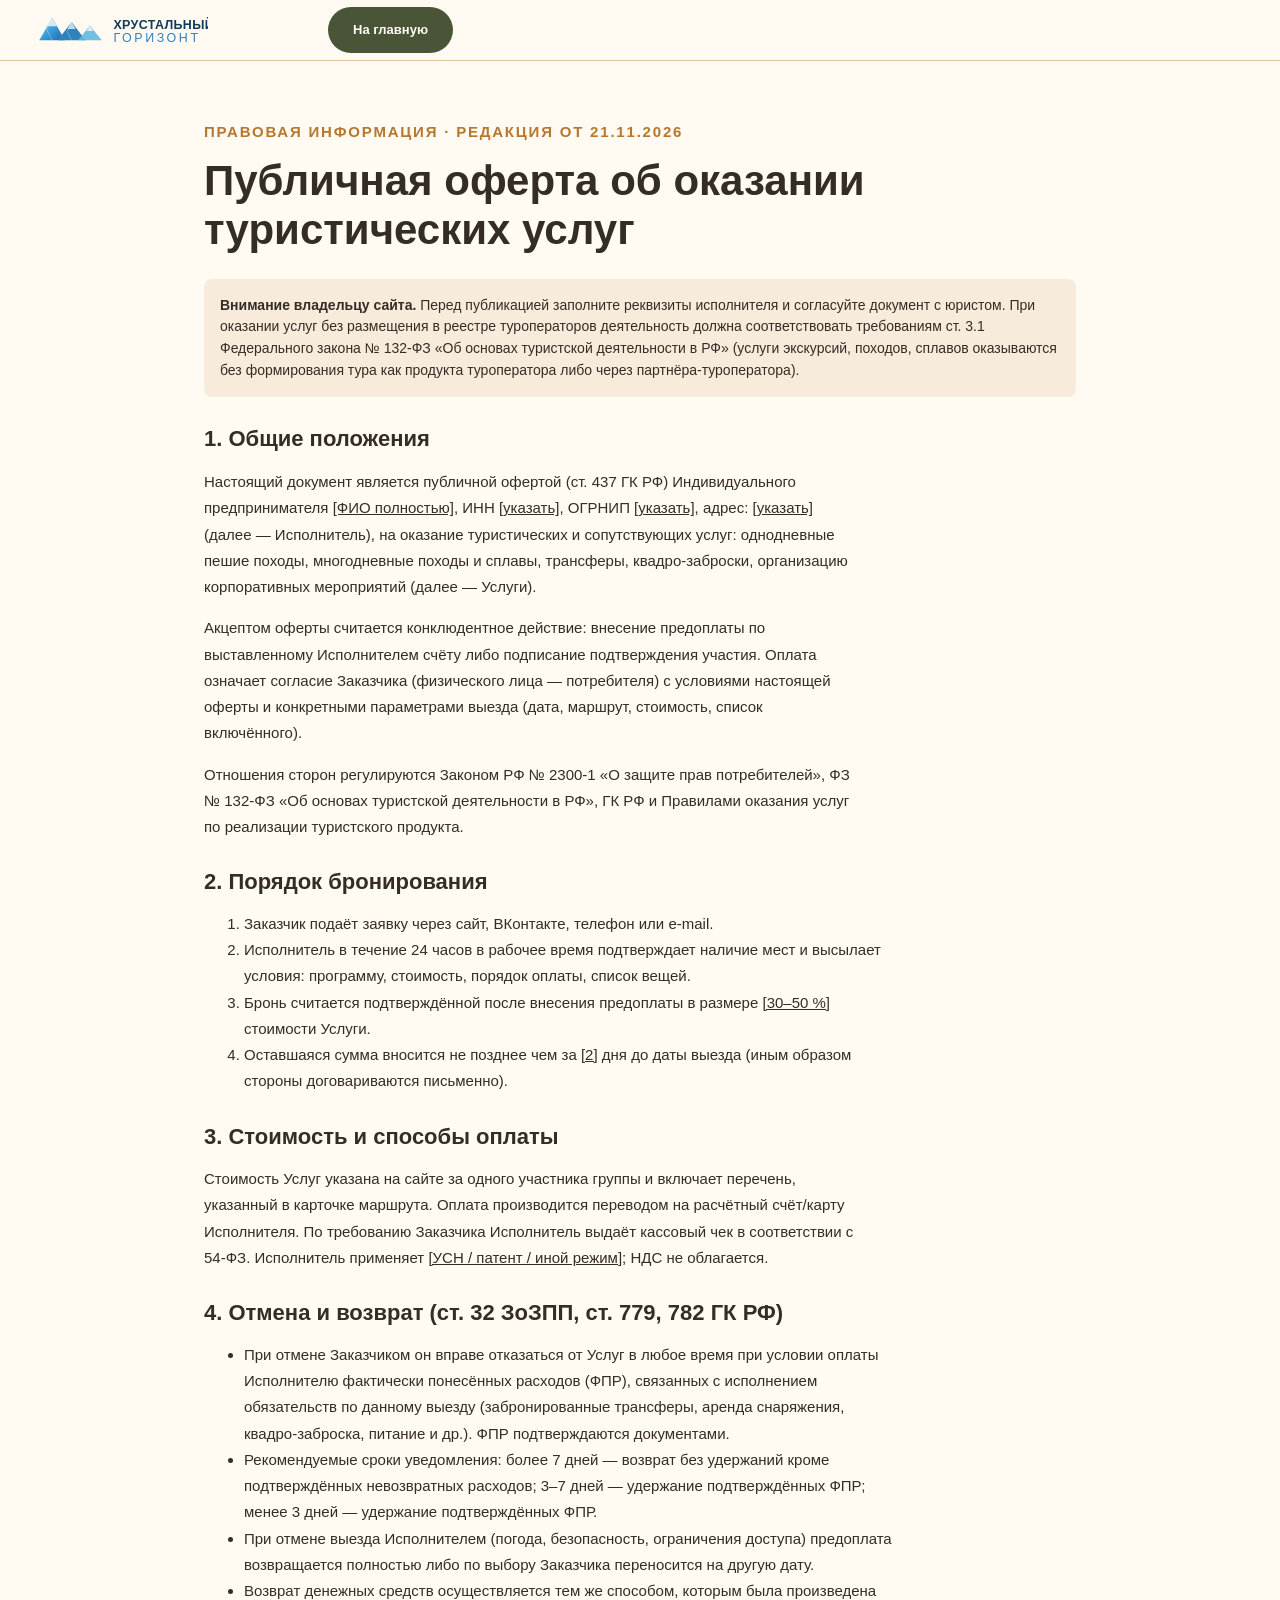
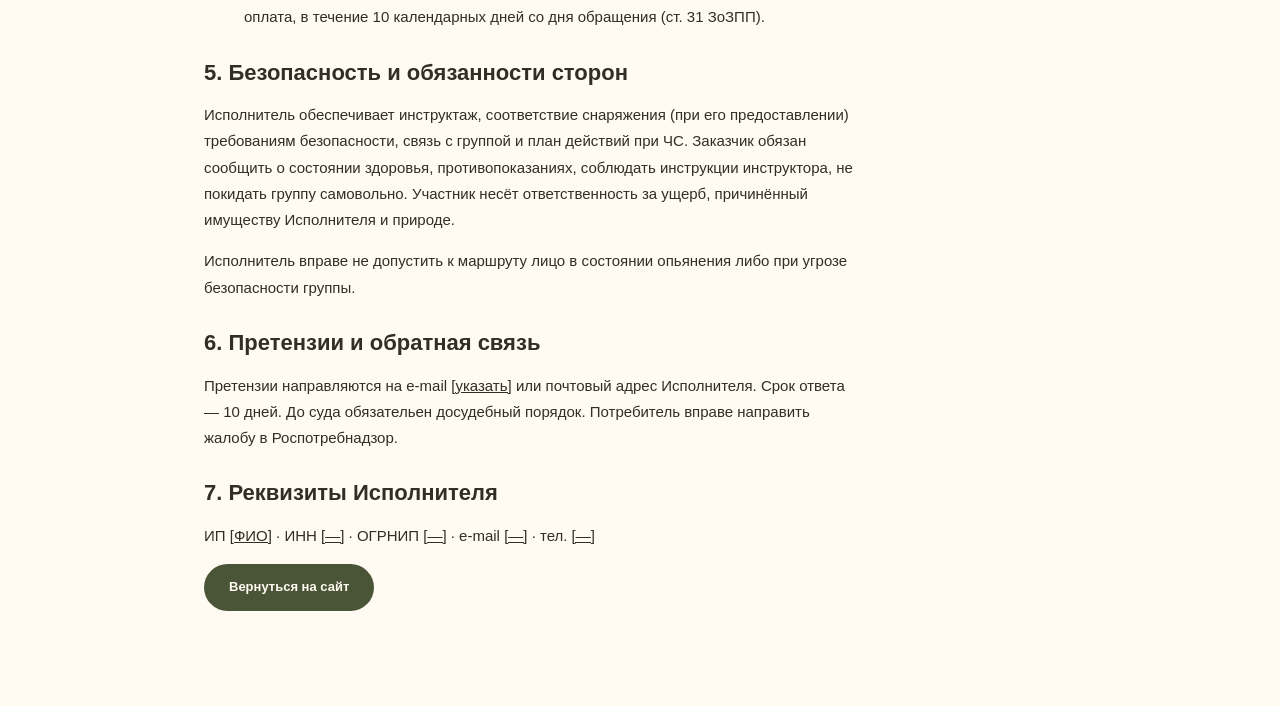
<file: test5/pages/offer.html>
<!doctype html>
<html lang="ru">
<head>
<meta charset="utf-8">
<meta name="viewport" content="width=device-width, initial-scale=1">
<title>Публичная оферта и правила бронирования — Хрустальный Горизонт</title>
<meta name="description" content="Договор оказания туристических услуг (публичная оферта): порядок бронирования, оплаты, отмены и возврата по законам РФ.">
<link rel="icon" href="../assets/favicon.svg" type="image/svg+xml">
<link rel="stylesheet" href="../styles.css">
</head>
<body>
<header class="site-header">
  <div class="header-inner wrap">
    <a class="brand" href="../index.html"><img src="../assets/logo.svg" alt="Хрустальный Горизонт"></a>
    <a class="button button-dark" href="../index.html">На главную</a>
  </div>
</header>
<main class="legal-page">
  <p class="eyebrow">Правовая информация · редакция от 21.11.2026</p>
  <h1>Публичная оферта об оказании туристических услуг</h1>

  <div class="legal-warning">
    <strong>Внимание владельцу сайта.</strong> Перед публикацией заполните реквизиты исполнителя и согласуйте документ с юристом.
    При оказании услуг без размещения в реестре туроператоров деятельность должна соответствовать требованиям
    ст. 3.1 Федерального закона № 132-ФЗ «Об основах туристской деятельности в РФ» (услуги экскурсий, походов, сплавов
    оказываются без формирования тура как продукта туроператора либо через партнёра-туроператора).
  </div>

  <h2>1. Общие положения</h2>
  <p>Настоящий документ является публичной офертой (ст. 437 ГК РФ) Индивидуального предпринимателя
  <u>[ФИО полностью]</u>, ИНН <u>[указать]</u>, ОГРНИП <u>[указать]</u>, адрес: <u>[указать]</u> (далее — Исполнитель),
  на оказание туристических и сопутствующих услуг: однодневные пешие походы, многодневные походы и сплавы,
  трансферы, квадро-заброски, организацию корпоративных мероприятий (далее — Услуги).</p>
  <p>Акцептом оферты считается конклюдентное действие: внесение предоплаты по выставленному Исполнителем счёту
  либо подписание подтверждения участия. Оплата означает согласие Заказчика (физического лица — потребителя)
  с условиями настоящей оферты и конкретными параметрами выезда (дата, маршрут, стоимость, список включённого).</p>
  <p>Отношения сторон регулируются Законом РФ № 2300-1 «О защите прав потребителей», ФЗ № 132-ФЗ «Об основах
  туристской деятельности в РФ», ГК РФ и Правилами оказания услуг по реализации туристского продукта.</p>

  <h2>2. Порядок бронирования</h2>
  <ol>
    <li>Заказчик подаёт заявку через сайт, ВКонтакте, телефон или e-mail.</li>
    <li>Исполнитель в течение 24 часов в рабочее время подтверждает наличие мест и высылает условия: программу, стоимость, порядок оплаты, список вещей.</li>
    <li>Бронь считается подтверждённой после внесения предоплаты в размере <u>[30–50 %]</u> стоимости Услуги.</li>
    <li>Оставшаяся сумма вносится не позднее чем за <u>[2]</u> дня до даты выезда (иным образом стороны договариваются письменно).</li>
  </ol>

  <h2>3. Стоимость и способы оплаты</h2>
  <p>Стоимость Услуг указана на сайте за одного участника группы и включает перечень, указанный в карточке маршрута.
  Оплата производится переводом на расчётный счёт/карту Исполнителя. По требованию Заказчика Исполнитель выдаёт кассовый чек
  в соответствии с 54-ФЗ. Исполнитель применяет <u>[УСН / патент / иной режим]</u>; НДС не облагается.</p>

  <h2>4. Отмена и возврат (ст. 32 ЗоЗПП, ст. 779, 782 ГК РФ)</h2>
  <ul>
    <li>При отмене Заказчиком он вправе отказаться от Услуг в любое время при условии оплаты Исполнителю фактически понесённых расходов (ФПР), связанных с исполнением обязательств по данному выезду (забронированные трансферы, аренда снаряжения, квадро-заброска, питание и др.). ФПР подтверждаются документами.</li>
    <li>Рекомендуемые сроки уведомления: более 7 дней — возврат без удержаний кроме подтверждённых невозвратных расходов; 3–7 дней — удержание подтверждённых ФПР; менее 3 дней — удержание подтверждённых ФПР.</li>
    <li>При отмене выезда Исполнителем (погода, безопасность, ограничения доступа) предоплата возвращается полностью либо по выбору Заказчика переносится на другую дату.</li>
    <li>Возврат денежных средств осуществляется тем же способом, которым была произведена оплата, в течение 10 календарных дней со дня обращения (ст. 31 ЗоЗПП).</li>
  </ul>

  <h2>5. Безопасность и обязанности сторон</h2>
  <p>Исполнитель обеспечивает инструктаж, соответствие снаряжения (при его предоставлении) требованиям безопасности,
  связь с группой и план действий при ЧС. Заказчик обязан сообщить о состоянии здоровья, противопоказаниях,
  соблюдать инструкции инструктора, не покидать группу самовольно. Участник несёт ответственность за ущерб,
  причинённый имуществу Исполнителя и природе.</p>
  <p>Исполнитель вправе не допустить к маршруту лицо в состоянии опьянения либо при угрозе безопасности группы.</p>

  <h2>6. Претензии и обратная связь</h2>
  <p>Претензии направляются на e-mail <u>[указать]</u> или почтовый адрес Исполнителя. Срок ответа — 10 дней.
  До суда обязательен досудебный порядок. Потребитель вправе направить жалобу в Роспотребнадзор.</p>

  <h2>7. Реквизиты Исполнителя</h2>
  <p>ИП <u>[ФИО]</u> · ИНН <u>[—]</u> · ОГРНИП <u>[—]</u> · e-mail <u>[—]</u> · тел. <u>[—]</u></p>

  <p><a class="button button-dark" href="../index.html">Вернуться на сайт</a></p>
</main>
</body>
</html>
</file>
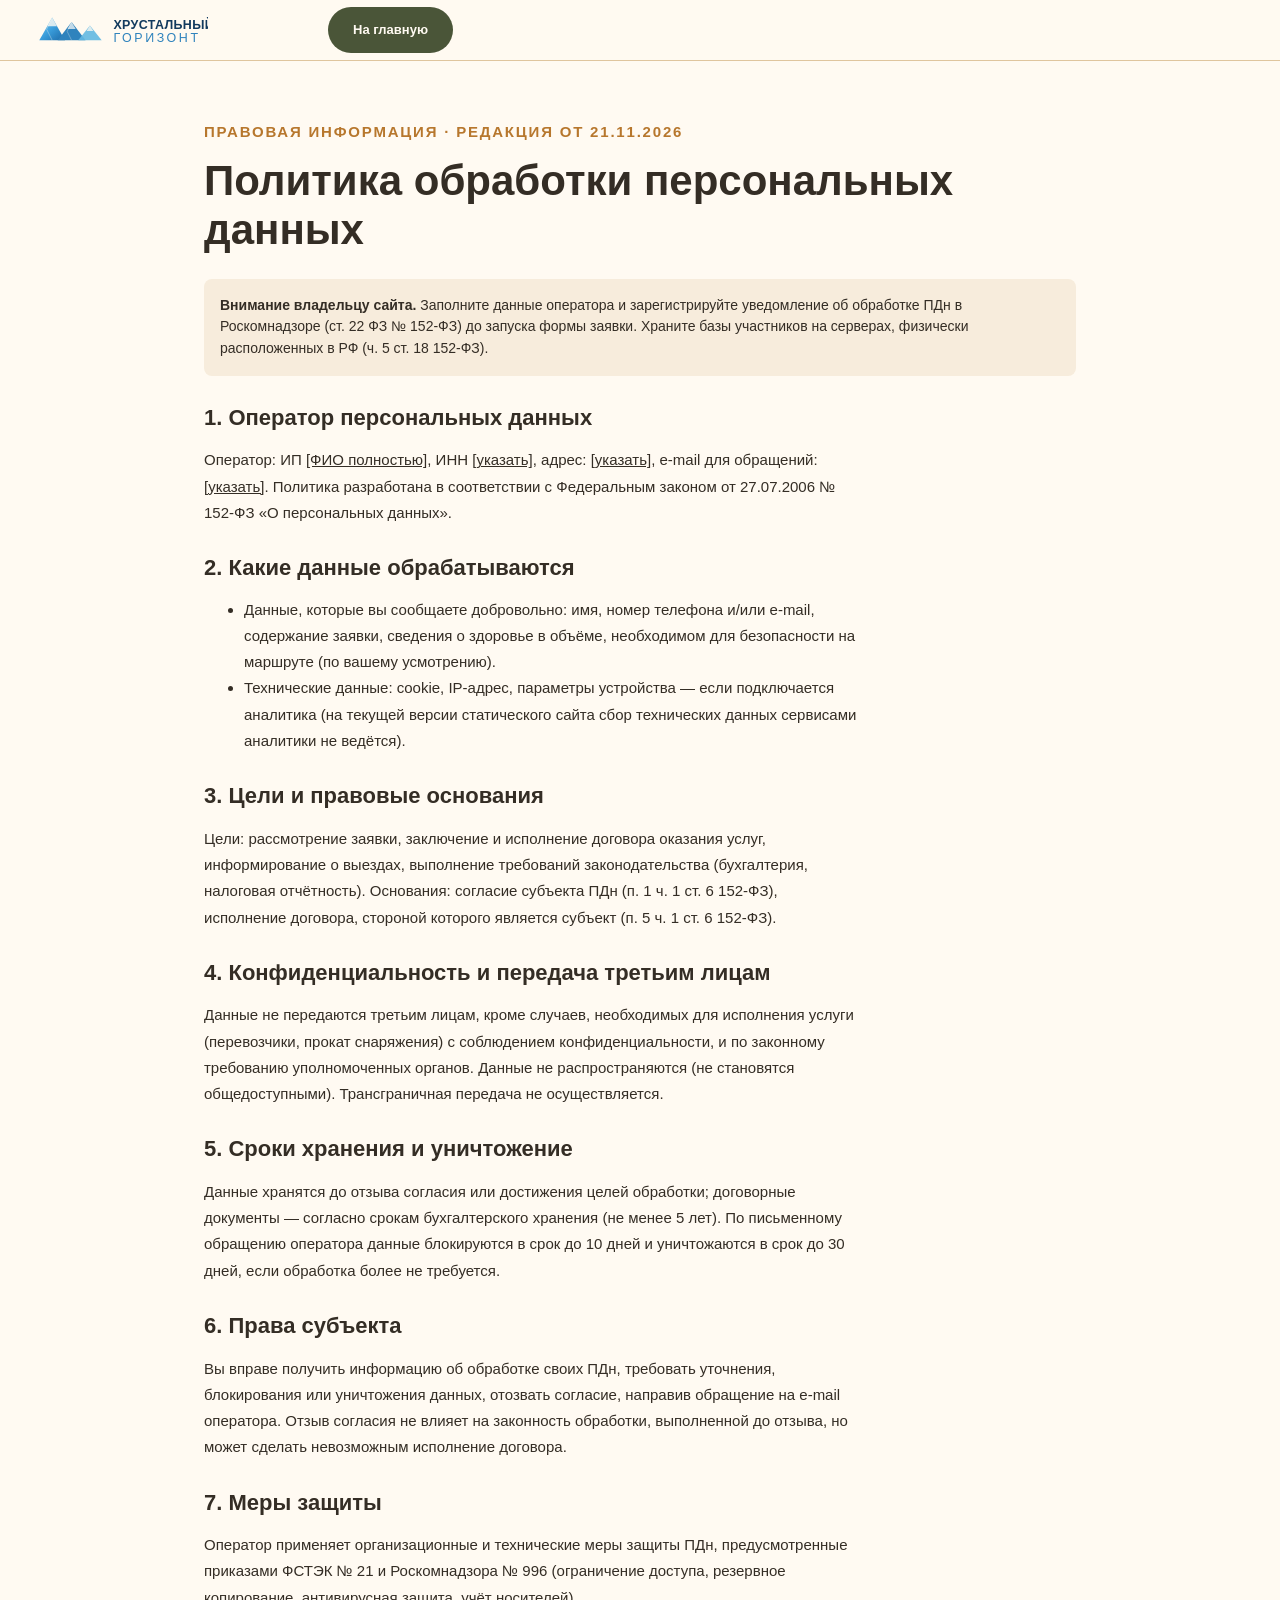
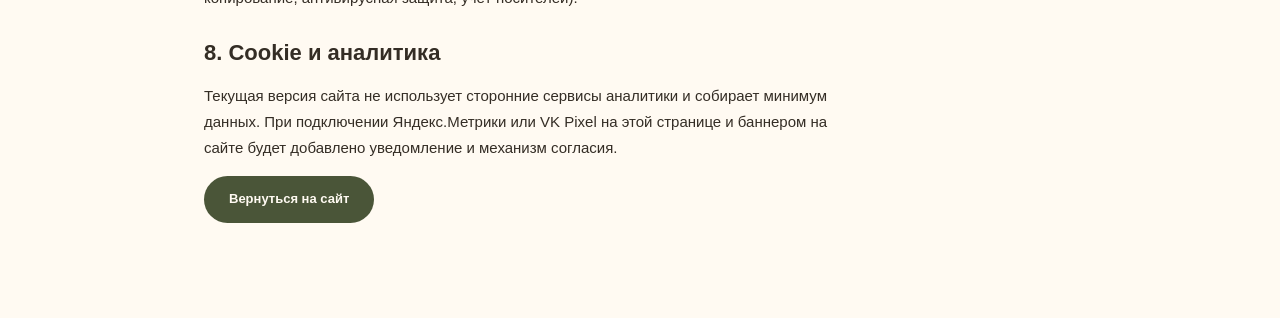
<file: test5/pages/privacy.html>
<!doctype html>
<html lang="ru">
<head>
<meta charset="utf-8">
<meta name="viewport" content="width=device-width, initial-scale=1">
<title>Политика конфиденциальности — Хрустальный Горизонт</title>
<meta name="description" content="Обработка персональных данных в соответствии с 152-ФЗ.">
<link rel="icon" href="../assets/favicon.svg" type="image/svg+xml">
<link rel="stylesheet" href="../styles.css">
</head>
<body>
<header class="site-header">
  <div class="header-inner wrap">
    <a class="brand" href="../index.html"><img src="../assets/logo.svg" alt="Хрустальный Горизонт"></a>
    <a class="button button-dark" href="../index.html">На главную</a>
  </div>
</header>
<main class="legal-page">
  <p class="eyebrow">Правовая информация · редакция от 21.11.2026</p>
  <h1>Политика обработки персональных данных</h1>

  <div class="legal-warning">
    <strong>Внимание владельцу сайта.</strong> Заполните данные оператора и зарегистрируйте уведомление об обработке ПДн
    в Роскомнадзоре (ст. 22 ФЗ № 152-ФЗ) до запуска формы заявки. Храните базы участников на серверах,
    физически расположенных в РФ (ч. 5 ст. 18 152-ФЗ).
  </div>

  <h2>1. Оператор персональных данных</h2>
  <p>Оператор: ИП <u>[ФИО полностью]</u>, ИНН <u>[указать]</u>, адрес: <u>[указать]</u>,
  e-mail для обращений: <u>[указать]</u>. Политика разработана в соответствии с Федеральным законом
  от 27.07.2006 № 152-ФЗ «О персональных данных».</p>

  <h2>2. Какие данные обрабатываются</h2>
  <ul>
    <li>Данные, которые вы сообщаете добровольно: имя, номер телефона и/или e-mail, содержание заявки, сведения о здоровье в объёме, необходимом для безопасности на маршруте (по вашему усмотрению).</li>
    <li>Технические данные: cookie, IP-адрес, параметры устройства — если подключается аналитика (на текущей версии статического сайта сбор технических данных сервисами аналитики не ведётся).</li>
  </ul>

  <h2>3. Цели и правовые основания</h2>
  <p>Цели: рассмотрение заявки, заключение и исполнение договора оказания услуг, информирование о выездах,
  выполнение требований законодательства (бухгалтерия, налоговая отчётность). Основания: согласие субъекта ПДн
  (п. 1 ч. 1 ст. 6 152-ФЗ), исполнение договора, стороной которого является субъект (п. 5 ч. 1 ст. 6 152-ФЗ).</p>

  <h2>4. Конфиденциальность и передача третьим лицам</h2>
  <p>Данные не передаются третьим лицам, кроме случаев, необходимых для исполнения услуги (перевозчики, прокат снаряжения)
  с соблюдением конфиденциальности, и по законному требованию уполномоченных органов. Данные не распространяются
  (не становятся общедоступными). Трансграничная передача не осуществляется.</p>

  <h2>5. Сроки хранения и уничтожение</h2>
  <p>Данные хранятся до отзыва согласия или достижения целей обработки; договорные документы — согласно срокам
  бухгалтерского хранения (не менее 5 лет). По письменному обращению оператора данные блокируются в срок до 10 дней
  и уничтожаются в срок до 30 дней, если обработка более не требуется.</p>

  <h2>6. Права субъекта</h2>
  <p>Вы вправе получить информацию об обработке своих ПДн, требовать уточнения, блокирования или уничтожения данных,
  отозвать согласие, направив обращение на e-mail оператора. Отзыв согласия не влияет на законность обработки,
  выполненной до отзыва, но может сделать невозможным исполнение договора.</p>

  <h2>7. Меры защиты</h2>
  <p>Оператор применяет организационные и технические меры защиты ПДн, предусмотренные приказами ФСТЭК № 21
  и Роскомнадзора № 996 (ограничение доступа, резервное копирование, антивирусная защита, учёт носителей).</p>

  <h2>8. Cookie и аналитика</h2>
  <p>Текущая версия сайта не использует сторонние сервисы аналитики и собирает минимум данных. При подключении
  Яндекс.Метрики или VK Pixel на этой странице и баннером на сайте будет добавлено уведомление и механизм согласия.</p>

  <p><a class="button button-dark" href="../index.html">Вернуться на сайт</a></p>
</main>
</body>
</html>
</file>
<file: styles.css>
:root{--pine:#123830;--deep:#0e2b26;--cream:#f5f1e9;--paper:#fff;--ink:#21302b;--muted:#6c7a72;--line:#e4e0d6;--sun:#eba63c;--sun-deep:#c9861f;--hit:#2f7d4f;--newbie:#3e7cb8;--fest:#7a4e9e;--gastro:#d97e2b;--iconbg:#f6e8d2;--radius:12px;--shadow:0 4px 18px #1238300b}*{box-sizing:border-box}html{scroll-behavior:smooth;scroll-padding-top:100px}body{margin:0;background:var(--paper);color:var(--ink);font-family:"Golos Text",Arial,sans-serif;font-size:14px;line-height:1.55}img,svg{max-width:100%}a{color:inherit}button,input,select,textarea{font:inherit}button,a{-webkit-tap-highlight-color:transparent}a:focus-visible,button:focus-visible,input:focus-visible,select:focus-visible,textarea:focus-visible,summary:focus-visible{outline:3px solid #e9a333;outline-offset:3px}.wrap{width:min(1320px,calc(100% - 64px));margin-inline:auto}.skip-link{position:absolute;top:-100px;left:12px;background:#fff;padding:12px;z-index:1000}.skip-link:focus{top:12px}.site-header{position:sticky;top:0;z-index:50;background:#fffdf9f5;backdrop-filter:blur(12px);border-bottom:1px solid #e8e4dc}.header-inner{min-height:76px;display:flex;align-items:center;gap:28px}.brand{width:225px;flex-shrink:0;display:block}.brand img{display:block;width:100%;height:auto}.main-nav{display:flex;align-items:center;gap:clamp(16px,2vw,30px);font-size:13px;white-space:nowrap}.main-nav a,.legal-inner nav a{text-decoration:none}.main-nav a:hover,.legal-inner nav a:hover{color:var(--sun-deep)}.header-actions{display:flex;align-items:center;gap:18px;margin-left:auto}.socials{display:flex;gap:12px;align-items:center}.socials a{color:var(--pine);border:1px solid #dce4df;border-radius:50%;width:30px;height:30px;display:grid;place-items:center}.socials svg{width:16px;height:16px;display:block}.button{border:0;border-radius:999px;min-height:46px;padding:12px 25px;display:inline-flex;align-items:center;justify-content:center;gap:18px;text-decoration:none;font-weight:700;font-size:13px;cursor:pointer;transition:transform .2s,background .2s,color .2s}.button:hover{transform:translateY(-1px)}.button-sun{background:var(--sun);color:#182b25}.button-sun:hover{background:var(--sun-deep)}.button-dark{background:var(--pine);color:white}.button-dark:hover{background:var(--deep)}.button-small{font-size:11px;padding:10px 18px;min-height:40px;white-space:nowrap}.menu-toggle{display:none}.hero{position:relative;isolation:isolate;min-height:410px;color:white;overflow:hidden;background:#355e63}.hero-art,.hero-shade{position:absolute;inset:0;z-index:-2}.hero-art svg{height:100%;width:100%;display:block}.hero-shade{z-index:-1;background:linear-gradient(90deg,#092e32b8 0%,#092e3280 37%,#092e3220 69%,#092e3259 100%),linear-gradient(0deg,#0b2c2880,transparent 50%)}.hero-content{position:relative;min-height:410px;display:flex;align-items:center}.hero-copy{max-width:600px;padding:38px 0 52px}.eyebrow{color:var(--sun-deep);font-size:12px;text-transform:uppercase;letter-spacing:.12em;font-weight:700;margin:0 0 8px}.eyebrow.light{color:#ffca69}.hero-copy .eyebrow{margin-bottom:0}.hero h1{font-family:Caveat,cursive;font-size:clamp(64px,7vw,108px);line-height:.78;letter-spacing:-.04em;font-weight:700;margin:10px 0 26px;color:#fff;text-shadow:0 2px 20px #173b3b35}.hero-lead{font-size:clamp(16px,1.45vw,21px);line-height:1.5;margin:0 0 22px;font-weight:500}.hero-points{list-style:none;padding:0;margin:0 0 0 auto;display:grid;gap:15px;min-width:155px}.hero-points li{display:flex;align-items:center;gap:12px;font-size:13px;line-height:1.35;text-shadow:0 1px 5px #102c2a}.hero-points svg{width:36px;height:36px;color:#fff;flex:none}.hero-points li:first-child svg{color:#f5bf4d}.handwritten{font-family:Caveat,cursive;font-weight:700;font-size:clamp(23px,2.2vw,33px);line-height:.95;margin:0;transform:rotate(-5deg)}.handwritten span{color:#f7c44d}.hero-note{position:absolute;right:145px;bottom:28px;text-align:center;color:white}.trust-bar{background:var(--cream);border-bottom:1px solid #ebe5db}.trust-grid{display:grid;grid-template-columns:repeat(4,1fr);padding:24px 0}.trust-grid article{display:flex;align-items:center;gap:20px;padding:0 24px;border-right:1px solid #d8d9d1;min-width:0}.trust-grid article:first-child{padding-left:0}.trust-grid article:last-child{border:0;padding-right:0}.trust-grid svg{width:54px;height:54px;flex:none;color:var(--pine)}.trust-grid h3{font-size:14px;line-height:1.4;margin:0 0 4px;font-weight:700}.trust-grid p{font-size:11px;line-height:1.45;color:var(--muted);margin:0}.section{padding:34px 0}.tours-section{background:linear-gradient(180deg,#fff 0%,#fbfaf6 100%)}.section-heading{display:flex;align-items:end;justify-content:space-between;gap:20px;margin-bottom:20px}.section-heading h2,.gastro-copy h2,.request-intro h2{font-size:clamp(26px,2.5vw,36px);line-height:1.12;letter-spacing:-.025em;margin:0;font-weight:700}.section-heading .eyebrow{margin-bottom:5px}.text-link{display:inline-flex;align-items:center;gap:14px;text-decoration:none;font-size:13px;white-space:nowrap}.text-link span{font-size:20px}.tour-grid{display:grid;grid-template-columns:repeat(4,minmax(0,1fr));gap:18px}.tour-card{border:1px solid var(--line);border-radius:8px;overflow:hidden;background:#fff;box-shadow:var(--shadow);display:flex;flex-direction:column;min-width:0}.tour-visual{height:auto;aspect-ratio:1.72;position:relative;overflow:hidden;background:linear-gradient(140deg,#f4d2a2,#91b5ac 45%,#234d46);display:grid;place-items:center}.tour-visual:before,.direction-art:before{content:"";position:absolute;inset:0;background:linear-gradient(180deg,#fff0,#12383045)}.tour-visual svg{position:absolute;inset:0;width:100%;height:100%;color:#123830}.tour-visual .photo-caption{position:absolute;bottom:8px;left:9px;right:9px;color:#fff;text-shadow:0 1px 5px #123830;font-size:10px}.badge{position:absolute;top:10px;left:10px;color:white;border-radius:999px;padding:5px 12px;font-size:11px;font-weight:700;z-index:2}.badge.hit{background:var(--hit)}.badge.newbie{background:var(--newbie)}.badge.fest{background:var(--fest)}.badge.gastro{background:var(--gastro)}.badge.author_route{background:var(--pine)}.tour-body{padding:13px 15px 14px;display:flex;flex-direction:column;flex:1}.tour-body h3{font-size:14px;line-height:1.35;margin:0 0 7px}.tour-meta{font-size:11px;color:var(--muted);margin:0 0 9px}.tour-specs{display:grid;gap:5px;margin:0 0 10px;color:#59675f;font-size:11px}.tour-specs span{display:flex;gap:8px;align-items:flex-start}.mini-icon{width:16px;height:16px;flex:none;color:var(--pine)}.tour-price{font-size:15px;font-weight:700;margin:auto 0 11px}.tour-price small{display:block;font-size:12px;font-weight:500;color:var(--muted)}.button-outline{border:1px solid #79a298;color:var(--pine);border-radius:7px;min-height:36px;text-align:center;text-decoration:none;font-weight:600;font-size:12px;display:flex;align-items:center;justify-content:center;gap:10px;padding:8px 12px;background:#fff}.button-outline:hover{background:#edf4ef}.catalog-note{font-size:12px;color:var(--muted);margin-top:14px}.gastro-section{display:grid;grid-template-columns:.82fr 1fr .9fr;align-items:center;background:var(--cream);min-height:220px;border-block:1px solid #ebe5db}.gastro-photo{position:relative;min-height:220px;overflow:hidden;background:linear-gradient(135deg,#6a3f23,#bd8b4c 45%,#273f2d)}.food-art{position:absolute;inset:0;background:repeating-linear-gradient(8deg,#7b4a2c 0 8px,#915b36 8px 10px,#61391f 10px 14px)}.wood-board{position:absolute;inset:10% 7%;background:#ad7947;border:8px solid #59371f;border-radius:16px;transform:rotate(-3deg);box-shadow:0 12px 25px #20160d80}.bowl{position:absolute;border-radius:50%;background:radial-gradient(circle at 35% 28%,#f5dba2,#c28b43 48%,#54351d 60%,#2e2117 70%);box-shadow:0 7px 12px #24160e99;border:5px solid #57351c;display:grid;place-items:center;color:#fff2c5}.bowl-one{width:49%;aspect-ratio:1;left:8%;top:10%}.bowl-two{width:42%;aspect-ratio:1;right:7%;bottom:5%}.bowl span{font-size:45px}.bread{position:absolute;width:25%;height:15%;background:#e9c47a;border:4px solid #9a5b27;border-radius:48%;box-shadow:0 5px 8px #27180d70}.bread-one{right:15%;top:13%;transform:rotate(15deg)}.bread-two{left:17%;bottom:11%;transform:rotate(-12deg)}.herbs{position:absolute;left:43%;top:38%;font-size:46px;color:#284b2b;transform:rotate(30deg)}.food-note{position:absolute;left:28px;bottom:26px;color:#fff;text-shadow:0 2px 6px #26180f;z-index:2}.visual-label{position:absolute;left:12px;top:12px;background:#0e2b26c9;color:#fff;border-radius:4px;padding:5px 8px;font-size:10px}.gastro-copy{padding:24px 30px;align-self:center}.section-kicker{color:var(--sun-deep);font-size:13px;font-weight:700;display:block;margin-bottom:10px}.gastro-copy h2{margin-bottom:8px}.gastro-sub{font-size:15px;margin:0 0 14px}.gastro-copy>p:not(.gastro-sub){font-size:13px;color:#59675f;line-height:1.6;margin:0 0 20px}.gastro-points{list-style:none;margin:20px 0;padding:0 24px;border-left:1px solid #d8d8cf;display:grid;align-content:center;gap:13px}.gastro-points li{display:flex;gap:16px;align-items:center;color:#586c62;font-size:12px;line-height:1.5}.gastro-points svg{width:32px;height:32px;flex:none;color:var(--pine)}.why-section{padding-top:30px}.why-section .section-heading{margin-bottom:14px}.why-grid{display:grid;grid-template-columns:repeat(6,minmax(0,1fr));margin-bottom:24px}.why-grid article{padding:0 16px;border-right:1px solid var(--line)}.why-grid article:first-child{padding-left:0}.why-grid article:last-child{border:0;padding-right:0}.icon-disc{width:56px;height:56px;border-radius:50%;display:grid;place-items:center;background:var(--iconbg);margin-bottom:8px}.icon-disc svg{width:36px;height:36px;color:var(--pine)}.why-grid h3{font-size:12px;line-height:1.35;margin:0 0 5px}.why-grid p{font-size:11px;color:var(--muted);line-height:1.5;margin:0}.direction-grid{display:grid;grid-template-columns:repeat(4,minmax(0,1fr));gap:18px}.direction-card{border:1px solid var(--line);border-radius:9px;overflow:hidden;text-decoration:none;box-shadow:var(--shadow);background:#fff;position:relative}.direction-art{height:108px;position:relative;display:grid;place-items:center;overflow:hidden;background:linear-gradient(140deg,#d7d7ad,#8db4a5 45%,#294e43)}.direction-art svg{width:64px;height:64px;color:#f9f1dc;filter:drop-shadow(0 2px 3px #17372c)}.art-festival{background:linear-gradient(140deg,#edb05b,#b95f37 45%,#233d35)}.art-house{background:linear-gradient(140deg,#c3d6c4,#7d9e77 50%,#684b32)}.art-van{background:linear-gradient(140deg,#bdd8e1,#8eaa99 55%,#526d5d)}.direction-card>div:last-child{padding:12px 16px 15px;position:relative;padding-right:36px}.direction-card h3{font-size:13px;margin:0 0 5px}.direction-card p{font-size:11px;line-height:1.5;color:var(--muted);margin:0}.direction-card>div>span{position:absolute;right:15px;top:30px;font-size:26px;color:var(--pine)}.departures-section{background:#f7f4ed}.departure-wrap{display:grid;grid-template-columns:1fr .85fr;gap:50px;align-items:center}.departure-wrap h2{font-size:30px;margin:0 0 10px}.departure-wrap>div>p:last-child{color:var(--muted);max-width:520px}.waitlist-form{display:grid;gap:12px}.waitlist-form input:not([type=checkbox]),.request-form input:not([type=checkbox]),.request-form select,.request-form textarea{border:1px solid #d8ded6;border-radius:7px;background:#fffdf9;padding:12px 13px;min-width:0;width:100%;color:var(--ink)}.consent{display:flex;gap:9px;align-items:flex-start;font-size:11px;line-height:1.5;color:inherit}.consent input{margin-top:3px;accent-color:var(--sun);flex:none}.consent a{color:inherit;text-underline-offset:3px}.hidden,.sr-only{position:absolute!important;width:1px;height:1px;padding:0;margin:-1px;overflow:hidden;clip:rect(0,0,0,0);white-space:nowrap;border:0}.form-status{font-size:12px;min-height:1em;margin:0;color:var(--sun)}.faq-section{padding-bottom:46px}.faq-list{display:grid;grid-template-columns:1fr 1fr;gap:0 34px}.faq-list details{border-bottom:1px solid var(--line);padding:15px 0}.faq-list summary{font-weight:600;cursor:pointer;list-style:none;display:flex;justify-content:space-between;gap:15px}.faq-list summary::-webkit-details-marker{display:none}.faq-list summary:after{content:"+";font-size:20px;color:var(--pine);line-height:1}.faq-list details[open] summary:after{content:"−"}.faq-list details p{font-size:13px;color:var(--muted);margin:10px 25px 0 0}.request-section{background:var(--pine);color:white;padding:46px 0}.request-wrap{display:grid;grid-template-columns:.8fr 1.2fr;gap:70px;align-items:start}.request-intro h2{font-family:Caveat,cursive;font-size:clamp(40px,5vw,64px);margin:8px 0 18px}.request-intro>p:not(.eyebrow){color:#d1ded8;max-width:370px}.request-note{font-size:11px;opacity:.8}.request-form{background:var(--cream);color:var(--ink);padding:24px;border-radius:12px}.form-grid{display:grid;grid-template-columns:1fr 1fr;gap:14px}.form-grid label{font-size:12px;font-weight:600;display:grid;gap:6px}.form-grid .full{grid-column:1/-1}.form-grid textarea{resize:vertical}.request-form .consent{margin:16px 0}.request-form .button{min-width:220px}.fallback-note{font-size:11px;color:var(--muted);margin:12px 0 0}.fallback-note a{color:var(--pine)}.footer-photo{position:relative;background:linear-gradient(90deg,#102f2bcc,#102f2b8c),linear-gradient(140deg,#34594a,#819c8a 45%,#27463d);color:white;overflow:hidden}.footer-photo:before{content:"";position:absolute;inset:0;background:linear-gradient(160deg,transparent 30%,#0e2b2680 31%,#24483b 50%,#112f2b 75%);opacity:.85}.footer-top{position:relative;display:grid;grid-template-columns:1fr 1.1fr .9fr;gap:40px;align-items:center;padding-top:38px;padding-bottom:38px}.footer-top .handwritten{font-size:clamp(26px,2.8vw,40px)}.footer-top p:not(.handwritten){font-size:13px}.footer-top .button{margin-top:8px}.footer-contact{display:grid;justify-items:start;gap:5px;font-size:12px}.footer-contact .socials{margin:6px 0}.footer-contact>span{color:#e0e7e2}.legal-footer{background:#092a26;color:#e5eee9;padding:18px 0}.legal-inner{display:flex;align-items:center;justify-content:space-between;gap:24px;font-size:10px}.footer-brand{display:flex;align-items:center;gap:8px;text-decoration:none;white-space:nowrap}.footer-brand img{width:35px}.legal-inner nav{display:flex;flex-wrap:wrap;gap:14px}.legal-inner>span{color:#b8c8c0}.tour-dialog{width:min(560px,calc(100% - 28px));border:0;border-radius:14px;padding:30px;box-shadow:0 15px 60px #0004;color:var(--ink)}.tour-dialog::backdrop{background:#092a26a8;backdrop-filter:blur(4px)}.dialog-close{position:absolute;right:12px;top:8px;border:0;background:transparent;font-size:28px;cursor:pointer;color:var(--pine)}.tour-dialog h2{font-size:26px;line-height:1.2;margin:0 25px 14px 0}.tour-dialog h3{font-size:14px;margin:17px 0 5px}.tour-dialog p,.tour-dialog li{font-size:13px;color:#52665c}.tour-dialog ul{padding-left:20px}.tour-dialog .button{margin-top:15px}.legal-page{max-width:820px;margin:0 auto;padding:50px 24px 90px}.legal-page h1{font-size:clamp(30px,5vw,44px);line-height:1.1}.legal-page h2{font-size:21px;margin-top:30px}.legal-page p,.legal-page li{font-size:15px;line-height:1.75}.legal-warning{background:var(--cream);padding:16px;border-radius:8px}.no-scroll{overflow:hidden}
@media(min-width:1450px){.hero{min-height:470px}.hero-content{min-height:470px}}
@media(max-width:1100px){.wrap{width:min(100% - 40px,1000px)}.header-inner{gap:15px}.brand{width:195px}.main-nav{gap:10px;font-size:11px}.header-actions{gap:9px}.socials{gap:5px}.button-small{padding-inline:13px}.trust-grid article{padding-inline:14px;gap:12px}.trust-grid svg{width:42px;height:42px}.tour-grid{gap:12px}.tour-body{padding:12px}.gastro-section{grid-template-columns:1fr 1fr}.gastro-photo{min-height:220px}.gastro-points{grid-column:1/-1;grid-template-columns:repeat(4,1fr);border-left:0;border-top:1px solid #d8d8cf;margin:0 25px;padding:16px 0}.gastro-points li{gap:8px}.why-grid article{padding-inline:10px}.direction-grid{gap:12px}.request-wrap{gap:35px}}
@media(max-width:760px){html{scroll-padding-top:78px}.wrap{width:calc(100% - 32px)}.site-header{position:sticky}.header-inner{min-height:72px;gap:10px}.brand{width:174px}.menu-toggle{display:flex;align-items:center;gap:8px;margin-left:auto;background:transparent;border:1px solid var(--line);border-radius:99px;padding:8px 12px;color:var(--pine);font-weight:600}.main-nav{display:none;position:absolute;top:100%;left:0;right:0;padding:18px 20px 22px;background:#fffdf9;box-shadow:0 12px 20px #12383014;white-space:normal;grid-template-columns:1fr 1fr;gap:0 15px;font-size:14px}.main-nav.is-open{display:grid}.main-nav a{padding:10px 0;border-bottom:1px solid var(--line)}.header-actions .socials{display:none}.button-small{font-size:10px;min-height:36px;padding:8px 12px}.hero{min-height:530px}.hero-content{min-height:530px;align-items:flex-start}.hero-art svg{width:100%;height:100%;object-fit:cover}.hero-shade{background:linear-gradient(90deg,#092e32a6,#092e3230),linear-gradient(0deg,#092e32b8,transparent 70%)}.hero-copy{padding:54px 0 0;max-width:100%}.hero h1{font-size:clamp(65px,17vw,90px);margin:12px 0 24px}.hero-lead{font-size:16px;max-width:320px}.hero-points{position:absolute;left:0;bottom:22px;right:0;display:grid;grid-template-columns:1fr 1fr;gap:12px;max-width:340px;margin:0}.hero-points li{font-size:12px}.hero-points svg{width:29px;height:29px}.hero-note{right:12px;bottom:32px;font-size:25px}.trust-grid{grid-template-columns:1fr 1fr;padding:15px 0}.trust-grid article{padding:14px 10px;border-right:0;border-bottom:1px solid #d8d9d1;gap:10px}.trust-grid article:nth-child(odd){border-right:1px solid #d8d9d1}.trust-grid article:nth-child(n+3){border-bottom:0}.trust-grid article:first-child{padding-left:10px}.trust-grid article:last-child{padding-right:10px}.trust-grid svg{width:36px;height:36px}.trust-grid h3{font-size:12px}.trust-grid p{font-size:10px}.section{padding:28px 0}.section-heading{align-items:center;margin-bottom:16px}.section-heading h2,.gastro-copy h2{font-size:27px}.section-heading .eyebrow{font-size:10px}.text-link{font-size:12px;gap:5px}.tour-grid{grid-template-columns:repeat(2,minmax(0,1fr));gap:12px}.tour-visual{aspect-ratio:1.45}.tour-body{padding:10px}.tour-body h3{font-size:13px}.tour-meta,.tour-specs{font-size:10px}.tour-price{font-size:14px}.tour-price small{font-size:11px}.badge{font-size:10px;padding:4px 8px;top:7px;left:7px}.button-outline{font-size:11px;padding:8px 5px}.gastro-section{grid-template-columns:1fr}.gastro-photo{min-height:205px}.gastro-copy{padding:22px 20px}.gastro-points{grid-template-columns:1fr 1fr;margin:0 20px;padding:18px 0;gap:16px}.gastro-points li{font-size:11px}.gastro-points svg{width:32px;height:32px}.why-grid{grid-template-columns:repeat(2,minmax(0,1fr));gap:0;margin-bottom:18px}.why-grid article{padding:15px 12px;border-right:1px solid var(--line);border-bottom:1px solid var(--line)}.why-grid article:nth-child(odd){padding-left:0;border-right:1px solid var(--line)}.why-grid article:nth-child(even){border-right:0}.why-grid article:nth-child(n+5){border-bottom:0}.icon-disc{width:46px;height:46px}.icon-disc svg{width:29px;height:29px}.direction-grid{grid-template-columns:1fr 1fr;gap:10px}.direction-art{height:90px}.direction-card>div:last-child{padding:10px 30px 12px 11px}.direction-card h3{font-size:12px}.direction-card p{font-size:10px}.direction-card>div>span{right:10px;top:23px}.departure-wrap{grid-template-columns:1fr;gap:16px}.departure-wrap h2{font-size:27px}.waitlist-form{grid-template-columns:1fr 1fr}.waitlist-form .consent,.waitlist-form button,.waitlist-form .form-status{grid-column:1/-1}.faq-list{grid-template-columns:1fr;gap:0}.faq-list summary{font-size:14px}.request-section{padding:32px 0}.request-wrap{grid-template-columns:1fr;gap:20px}.request-intro h2{font-size:48px}.request-intro>p:not(.eyebrow){font-size:13px;margin-bottom:8px}.request-form{padding:17px}.form-grid{grid-template-columns:1fr;gap:12px}.form-grid .full{grid-column:auto}.request-form .button{width:100%}.footer-top{grid-template-columns:1fr 1fr;gap:20px;padding:28px 0}.footer-top>div:first-child{grid-column:1/-1}.footer-top .handwritten{font-size:30px}.footer-top p:not(.handwritten){font-size:12px}.footer-contact{font-size:11px}.legal-inner{flex-direction:column;align-items:flex-start;gap:12px}.legal-inner nav{gap:8px 13px}.legal-inner>span{line-height:1.5}.tour-dialog{padding:24px 20px}.tour-dialog h2{font-size:23px}}
@media(max-width:370px){.wrap{width:calc(100% - 24px)}.brand{width:145px}.header-inner{gap:6px}.button-small{font-size:9px;padding:7px 9px}.menu-toggle{padding:7px 9px;font-size:12px}.hero{min-height:560px}.hero-content{min-height:560px}.hero-copy{padding-top:44px}.hero h1{font-size:64px}.hero-note{font-size:21px;right:4px;bottom:28px}.hero-points{max-width:290px}.tour-grid{gap:8px}.tour-body h3{font-size:12px}.tour-specs{font-size:9px}.tour-price{font-size:13px}.button-outline{font-size:10px}.waitlist-form{grid-template-columns:1fr}.waitlist-form .consent,.waitlist-form button,.waitlist-form .form-status{grid-column:auto}.direction-grid{gap:8px}.direction-card>div:last-child{padding-right:24px}.footer-top{grid-template-columns:1fr}.footer-top>div:first-child{grid-column:auto}.footer-top .handwritten{font-size:28px}}
@media(prefers-reduced-motion:reduce){*,*::before,*::after{scroll-behavior:auto!important;transition:none!important;animation:none!important}}

/* Final polish: catalogue expansion, placeholder honesty and touch-sized controls */
.text-link-button{font:inherit;color:inherit;background:transparent;border:0;padding:4px 0;cursor:pointer;display:inline-flex;align-items:center;gap:14px;text-decoration:none;white-space:nowrap}
.text-link-button:hover{color:var(--sun-deep)}
.text-link-button span{font-size:20px;transition:transform .2s}
.text-link-button[aria-expanded="true"] span{transform:rotate(-90deg)}
.all-tours{padding-top:28px;scroll-margin-top:110px}
.all-tours[hidden]{display:none!important}
.all-tours-heading{display:flex;justify-content:space-between;align-items:baseline;gap:16px;margin-bottom:16px}
.all-tours-heading h3{font-size:20px;margin:0}
.all-tours-heading p,.catalog-note{font-size:12px;color:var(--muted);margin:0}
.catalog-note{margin-top:16px}
.catalog-error{padding:24px;background:var(--cream);border-radius:8px}
.modal-note{padding:12px;background:var(--cream);border-radius:8px}
.visual-label{position:absolute;left:18px;bottom:14px;max-width:calc(100% - 36px);padding:6px 10px;border-radius:99px;background:#102f2bcc;color:#fff;font-size:10px;letter-spacing:.01em}
.tour-card{transition:transform .22s ease,box-shadow .22s ease}
.tour-card:hover{transform:translateY(-3px);box-shadow:0 10px 28px #12383014}
.tour-visual svg{width:100%;height:100%;display:block}
.tour-specs span{align-items:flex-start}
.request-form button:disabled,.waitlist-form button:disabled{opacity:.65;cursor:wait;transform:none}
.form-status{line-height:1.45}
@media(max-width:760px){.all-tours{padding-top:22px}.all-tours-heading{display:block}.all-tours-heading h3{font-size:18px;margin-bottom:4px}.text-link-button{font-size:12px;gap:5px}.visual-label{left:12px;bottom:12px;font-size:10px}.tour-card:hover{transform:none}}
@media(prefers-reduced-motion:reduce){.tour-card,.text-link-button span{transition:none}}
.hero-photo-note,.footer-photo-note{position:absolute;z-index:2;right:18px;bottom:12px;color:#fff;background:#102f2bc7;border:1px solid #ffffff40;border-radius:99px;padding:5px 9px;font-size:10px;letter-spacing:.01em}
.direction-art .photo-placeholder-note{position:absolute;left:8px;bottom:7px;color:#fff;background:#102f2bc7;border-radius:99px;padding:3px 7px;font-size:9px;line-height:1.3;max-width:calc(100% - 16px)}
.direction-art svg{position:relative;z-index:1}
.footer-photo-note{bottom:auto;top:8px;right:18px;opacity:.8}
@media(max-width:760px){.hero-photo-note{right:10px;bottom:8px;font-size:9px}.footer-photo-note{right:10px;top:8px;font-size:9px}.direction-art .photo-placeholder-note{font-size:8px;left:5px;bottom:5px}}

/* GitHub Pages test version: no forms or personal-data collection */
.gastro-compact{grid-template-columns:.68fr 1.12fr .72fr;min-height:180px}
.gastro-compact .gastro-photo{min-height:180px}
.gastro-compact .gastro-copy{padding:18px 24px}
.gastro-compact .gastro-copy>p:not(.gastro-sub){margin-bottom:12px}
.gastro-compact .gastro-points{gap:10px;padding-inline:18px;margin-block:12px}
.gastro-compact .gastro-points li{font-size:11px;gap:10px}
.waitlist-contact{background:#fff;border:1px solid var(--line);border-radius:12px;padding:20px 24px;box-shadow:var(--shadow)}
.waitlist-contact p{margin:0 0 10px}
.contact-panel{background:#f7f3eb;color:var(--ink);border-radius:14px;padding:24px;min-width:0}
.contact-panel h3{font-size:20px;margin:0 0 8px}.contact-panel>p{margin:0 0 16px;color:var(--muted)}
.contact-grid{display:grid;grid-template-columns:repeat(2,minmax(0,1fr));gap:10px}
.contact-link{display:flex;align-items:center;gap:12px;min-height:64px;padding:12px;border:1px solid #d8ded6;border-radius:10px;text-decoration:none;background:white;font-weight:700;color:var(--pine)}
.contact-link span:first-child{display:grid;place-items:center;width:34px;height:34px;flex:none;border-radius:50%;background:var(--iconbg)}
.contact-link small{display:block;font-size:11px;font-weight:400;color:var(--muted);overflow-wrap:anywhere}
.contact-link.is-unset{opacity:.72;border-style:dashed;cursor:default}
@media(max-width:760px){.gastro-compact{grid-template-columns:1fr}.gastro-compact .gastro-photo{min-height:160px}.gastro-compact .gastro-copy{padding:18px 20px}.gastro-compact .gastro-points{grid-template-columns:1fr 1fr;margin:0 20px;padding:14px 0}.contact-grid{grid-template-columns:1fr}.contact-panel{padding:18px}.waitlist-contact{padding:18px}}


/* Combined concept: brand-led panorama + AyDa-style clear route and product architecture */
.featured-route{background:#fffdf8;border-bottom:1px solid var(--line);padding:23px 0 25px}
.featured-route-inner{display:grid;grid-template-columns:1.05fr 1.8fr 1.35fr auto;align-items:center;gap:25px}
.featured-route-label{display:flex;align-items:center;gap:10px;color:var(--pine);font-size:12px;font-weight:700;line-height:1.4}
.route-sun{display:grid;place-items:center;width:40px;height:40px;border-radius:50%;background:var(--iconbg);color:var(--sun-deep);font-size:21px;flex:none}
.featured-route-copy .eyebrow{margin:0 0 3px;font-size:10px}
.featured-route-copy h2{font-size:25px;line-height:1.1;margin:0 0 6px;letter-spacing:-.02em}
.featured-route-copy p:last-child{font-size:12px;color:var(--muted);line-height:1.5;margin:0;max-width:470px}
.featured-route-facts{display:grid;grid-template-columns:repeat(3,minmax(0,1fr));gap:10px;border-left:1px solid var(--line);padding-left:22px}
.featured-route-facts div{display:flex;flex-direction:column;gap:3px}
.featured-route-facts strong{font-size:13px;color:var(--pine)}
.featured-route-facts span{font-size:10px;color:var(--muted);line-height:1.35}
.featured-route-actions{display:flex;flex-direction:column;align-items:stretch;gap:7px;min-width:170px}
.featured-route-actions .button{min-height:40px;padding:10px 16px;gap:10px;font-size:12px}
.route-secondary{text-align:center;color:var(--pine);font-size:11px;text-decoration:none}
.route-secondary:hover{text-decoration:underline}
.organize-section{background:#fff;padding-top:30px;padding-bottom:32px}
.organize-section .section-heading{align-items:end;margin-bottom:18px}
.organize-intro{max-width:360px;margin:0;color:var(--muted);font-size:13px;line-height:1.55}
.organize-grid{display:grid;grid-template-columns:repeat(6,minmax(0,1fr));border:1px solid var(--line);border-radius:12px;overflow:hidden;background:#fff}
.organize-grid article{padding:18px 16px 17px;border-right:1px solid var(--line);min-width:0}
.organize-grid article:last-child{border-right:0}
.organize-grid article>span{display:grid;place-items:center;width:32px;height:32px;border-radius:50%;background:var(--iconbg);color:var(--pine);font-size:11px;font-weight:700;margin-bottom:11px}
.organize-grid h3{font-size:13px;line-height:1.35;margin:0 0 7px}
.organize-grid p{font-size:11px;line-height:1.5;color:var(--muted);margin:0}
@media(max-width:1100px){.featured-route-inner{grid-template-columns:1fr 1.6fr;gap:16px}.featured-route-facts{border-left:0;padding-left:0}.featured-route-actions{grid-column:2;flex-direction:row;align-items:center;min-width:0}.featured-route-actions .button{white-space:nowrap}.organize-grid{grid-template-columns:repeat(3,minmax(0,1fr))}.organize-grid article:nth-child(3){border-right:0}.organize-grid article:nth-child(-n+3){border-bottom:1px solid var(--line)}}
@media(max-width:760px){.featured-route{padding:18px 0}.featured-route-inner{grid-template-columns:1fr;gap:12px}.featured-route-label{font-size:11px}.featured-route-copy h2{font-size:24px}.featured-route-facts{padding-top:10px;border-top:1px solid var(--line);grid-template-columns:repeat(3,minmax(0,1fr))}.featured-route-actions{grid-column:auto;display:grid;grid-template-columns:1fr auto;gap:12px}.featured-route-actions .button{white-space:normal}.route-secondary{padding:8px 0}.organize-section .section-heading{display:block}.organize-intro{margin-top:8px;font-size:12px}.organize-grid{grid-template-columns:repeat(2,minmax(0,1fr))}.organize-grid article{padding:14px 12px}.organize-grid article:nth-child(3){border-right:1px solid var(--line)}.organize-grid article:nth-child(even){border-right:0}.organize-grid article:nth-child(-n+4){border-bottom:1px solid var(--line)}.organize-grid h3{font-size:12px}.organize-grid p{font-size:10px}}
@media(max-width:370px){.featured-route-facts strong{font-size:11px}.featured-route-facts span{font-size:9px}.featured-route-actions{grid-template-columns:1fr}.organize-grid article{padding:12px 9px}}

/* Brand refinement: compact emblem and confident wordmark */
.brand{width:252px}
.brand img{max-height:68px}
.gastro-description-title{font-size:clamp(17px,1.5vw,21px);line-height:1.3;margin:0 0 8px;color:var(--pine);font-weight:700}
.gastro-compact .gastro-copy>p:not(.gastro-sub){margin-bottom:16px}
.gastro-compact .gastro-points{grid-template-columns:repeat(4,minmax(0,1fr))}
.gastro-compact .gastro-points li{align-items:center;font-size:12px;line-height:1.45}
@media(max-width:1100px){.brand{width:205px}.gastro-compact .gastro-points{grid-template-columns:repeat(2,minmax(0,1fr))}}
@media(max-width:760px){.brand{width:174px}.brand img{max-height:54px}.gastro-description-title{font-size:18px}.gastro-compact .gastro-points{grid-template-columns:1fr 1fr}}
@media(max-width:370px){.brand{width:145px}}

/* Compact AyDa-style header and team section */
.team-section{background:#fbfaf6;border-block:1px solid var(--line)}.team-intro{max-width:780px;font-size:16px;line-height:1.7;color:#52665c;margin:0 0 22px}.team-grid{display:grid;grid-template-columns:1fr 1fr;gap:18px}.team-card{display:flex;align-items:flex-start;gap:18px;padding:22px;background:#fff;border:1px solid var(--line);border-radius:10px}.team-mark{width:52px;height:52px;display:grid;place-items:center;flex:none;background:var(--cream);border-radius:50%;color:var(--pine)}.team-mark svg{width:30px;height:30px}.team-card h3{font-size:16px;margin:0 0 8px}.team-card p{font-size:13px;color:var(--muted);line-height:1.7;margin:0}@media(max-width:760px){.team-grid{grid-template-columns:1fr}.team-card{padding:17px;gap:13px}.team-intro{font-size:14px}.header-inner{gap:10px}.brand{width:174px}.header-actions{gap:8px}}

/* Visual correction v5: real photography, stable typography and aligned social icons */
.hero-art.hero-photo{background-image:url("https://commons.wikimedia.org/wiki/Special:FilePath/South_Urals.jpg");background-position:center 48%;background-size:cover}
.hero-art.hero-photo svg{display:none}
.hero h1{font-family:Arial,Helvetica,sans-serif;font-weight:800;font-size:clamp(56px,6.2vw,88px);line-height:.98;letter-spacing:-.055em;text-shadow:0 2px 18px #102c2a70;margin:12px 0 22px}
.gastro-photo{background-image:linear-gradient(0deg,#172d22a8,transparent 65%),url("https://upload.wikimedia.org/wikipedia/commons/1/18/Echpochmak-wiki.jpg");background-size:cover;background-position:center}
.food-art{display:none}
.food-note{z-index:3}
.direction-art{background-size:cover;background-position:center}
.art-hikers{background-image:url("https://commons.wikimedia.org/wiki/Special:FilePath/05%20-%20%D0%93%D0%BE%D1%80%D0%B0%20%D0%9B%D0%B8%D0%BF%D0%BE%D0%B2%D0%B0%D1%8F.jpg")}
.art-festival{background-image:url("https://commons.wikimedia.org/wiki/Special:FilePath/South_Urals.jpg")}
.art-house{background-image:url("https://commons.wikimedia.org/wiki/Special:FilePath/Summer%20house%20(South%20Urals).jpg")}
.art-van{background-image:url("https://commons.wikimedia.org/wiki/Special:FilePath/2%20ATV.jpg")}
.direction-art:before{background:linear-gradient(180deg,#fff0,#102f2b70)}
.socials{gap:8px;flex-wrap:nowrap}
.socials a{width:34px;height:34px;min-width:34px;flex:0 0 34px;border-radius:50%;box-sizing:border-box;display:flex;align-items:center;justify-content:center;line-height:0;padding:0;overflow:hidden}
.socials svg{display:block;width:17px;height:17px;min-width:17px;max-width:17px;flex:0 0 17px;overflow:visible}
.footer-contact .socials a{color:#fff;border-color:#ffffff70;background:#ffffff12}
.footer-contact .socials svg{width:17px;height:17px}
.gastro-compact .gastro-points{grid-template-columns:repeat(2,minmax(0,1fr));gap:12px 18px;padding-inline:20px}
.gastro-compact .gastro-points li{display:grid;grid-template-columns:30px minmax(0,1fr);align-items:center;min-width:0;overflow-wrap:anywhere;gap:9px}
.gastro-compact .gastro-points svg{width:28px;height:28px;display:block;flex:none}
@media(max-width:1100px){.hero h1{font-size:clamp(52px,6.4vw,76px)}.socials{gap:6px}.socials a{width:30px;height:30px;min-width:30px;flex-basis:30px}.socials svg{width:16px;height:16px;min-width:16px;flex-basis:16px}}
@media(max-width:760px){.hero h1{font-size:clamp(54px,14vw,76px);line-height:.98;letter-spacing:-.045em}.gastro-compact .gastro-points{grid-template-columns:1fr 1fr;padding-inline:0}.gastro-compact .gastro-points li{grid-template-columns:26px minmax(0,1fr);font-size:11px}.gastro-compact .gastro-points svg{width:25px;height:25px}.footer-contact .socials{gap:8px}.footer-contact .socials a{width:32px;height:32px;min-width:32px;flex-basis:32px}}


/* Final assembly: compact hero and vivid event announcement, inspired by the original AyDa identity */
.hero{min-height:clamp(390px,48vw,540px)}
.hero-content{min-height:clamp(390px,48vw,540px);padding-top:38px;padding-bottom:30px}
.hero h1{font-size:clamp(52px,5.5vw,76px);margin:8px 0 16px}
.hero-lead{font-size:clamp(17px,1.6vw,22px);line-height:1.35;margin-bottom:20px}
.hero-points{margin-top:22px}
.featured-route{position:relative;overflow:hidden;background:#f5a623;color:#18382f;border-block:4px solid #e97824;padding:26px 0 28px}
.featured-route:before{content:"";position:absolute;inset:0;background:radial-gradient(circle at 90% 10%,#fff8 0,transparent 28%),linear-gradient(110deg,#ffd36a 0%,#ffb52e 52%,#ff8d3d 100%);pointer-events:none}
.featured-route-inner{position:relative;z-index:1;display:grid;grid-template-columns:minmax(0,1.2fr) minmax(220px,.8fr);gap:14px 28px;align-items:center}
.featured-route-label{display:inline-flex;align-items:center;gap:9px;font-weight:800;font-size:13px;text-transform:uppercase;letter-spacing:.06em;background:#fff9;border:1px solid #fff9;border-radius:999px;padding:8px 13px;width:max-content;max-width:100%}
.featured-route-label .route-sun{font-size:20px;color:#bd4a20}
.featured-route-copy .eyebrow{color:#70401d;font-weight:800;margin:0 0 5px}
.featured-route-copy h2{font-size:clamp(28px,3.3vw,42px);line-height:1.04;letter-spacing:-.035em;margin:0 0 8px;color:#17392f}
.featured-route-copy>p:last-child{max-width:620px;font-size:15px;line-height:1.5;margin:0;color:#34443a}
.featured-route-facts{display:flex;flex-wrap:wrap;gap:9px}
.featured-route-facts>div{flex:1 1 100px;min-width:0;background:#fff9;border:1px solid #ffffffb5;border-radius:13px;padding:12px 13px;display:flex;flex-direction:column;gap:4px}
.featured-route-facts strong{font-size:20px;line-height:1.1;color:#18382f}.featured-route-facts span{font-size:11px;line-height:1.3;color:#4d5142}
.featured-route-actions{display:flex;align-items:center;gap:16px;flex-wrap:wrap;grid-column:1/-1;margin-top:2px}
.featured-route .button-sun{background:#17392f;color:#fff;border:2px solid #17392f;box-shadow:0 5px 0 #17392f25}
.featured-route .button-sun:hover{background:#0e2b26}
.featured-route .route-secondary{font-weight:800;color:#17392f;text-decoration-thickness:2px;text-underline-offset:4px}
@media(max-width:760px){.hero{min-height:390px}.hero-content{min-height:390px;padding-top:28px;padding-bottom:22px}.hero h1{font-size:clamp(48px,13vw,66px);margin:7px 0 12px}.hero-lead{font-size:16px;line-height:1.35}.hero-points{margin-top:16px;gap:10px}.featured-route{padding:19px 0 21px;border-block-width:3px}.featured-route-inner{grid-template-columns:1fr;gap:12px}.featured-route-label{font-size:11px;padding:7px 10px}.featured-route-copy h2{font-size:32px}.featured-route-copy>p:last-child{font-size:14px}.featured-route-facts{gap:7px}.featured-route-facts>div{padding:10px;flex-basis:calc(33.333% - 7px)}.featured-route-facts strong{font-size:17px}.featured-route-facts span{font-size:10px}.featured-route-actions{gap:12px;margin-top:1px}.featured-route-actions .button{width:100%;justify-content:center}.featured-route-actions .route-secondary{font-size:13px}}

/* Refinements: compact hero, calm event panel, readable legal pages */
.hero,.hero-content{min-height:310px}
.hero-content{padding-top:22px;padding-bottom:18px}
.hero-copy{padding:24px 0 28px}
.hero h1{font-size:clamp(48px,5vw,70px);margin:8px 0 12px}
.hero-lead{font-size:clamp(15px,1.3vw,18px);margin-bottom:14px}
.hero-points{gap:10px}
.hero-points svg{width:30px;height:30px}
.hero-note{display:none!important}
.featured-route{background:#f5f1e9;color:var(--ink);border-block:1px solid #e4e0d6;padding:20px 0 22px}
.featured-route:before{background:linear-gradient(110deg,#f5f1e9,#e9f0e8);opacity:.9}
.featured-route-label{background:#fff;border:1px solid #d9e2d8;color:var(--pine);font-weight:700;font-size:11px;letter-spacing:.02em;text-transform:none;padding:6px 11px}
.featured-route-copy .eyebrow{color:#5f7669}
.featured-route-copy h2{font-size:clamp(25px,2.7vw,34px);color:var(--pine)}
.featured-route-facts>div{background:#fff;border:1px solid #e0e5dc;padding:10px 12px}
.featured-route .button-sun{background:var(--pine);border:1px solid var(--pine);box-shadow:none;color:#fff}
.featured-route .button-sun:hover{background:var(--deep)}
.footer-brand-line{font-size:22px;font-weight:800;letter-spacing:-.03em;margin:0;color:#fff}
.footer-route-note{display:none}
.legal-page{width:min(920px,100%);max-width:920px;margin:0 auto;padding:clamp(28px,5vw,58px) 24px 80px;overflow-wrap:anywhere}
.legal-page h1{font-size:clamp(28px,4.4vw,42px);line-height:1.16;margin:12px 0 24px;overflow-wrap:anywhere}
.legal-page h2{font-size:clamp(18px,2.5vw,22px);line-height:1.3;margin:28px 0 8px}
.legal-page p,.legal-page li{font-size:15px;line-height:1.75;max-width:78ch}
.legal-page .button{white-space:normal}
@media(max-width:760px){.hero,.hero-content{min-height:270px}.hero-content{padding-top:16px;padding-bottom:14px}.hero-copy{padding:20px 0 22px;max-width:100%}.hero h1{font-size:clamp(42px,11vw,58px);margin:7px 0 10px}.hero-lead{font-size:14px;margin-bottom:12px}.hero-points{display:none}.featured-route{padding:16px 0}.featured-route-inner{gap:10px}.featured-route-copy h2{font-size:27px}.featured-route-copy>p:last-child{font-size:13px}.featured-route-facts strong{font-size:15px}.featured-route-facts span{font-size:10px}.footer-top{grid-template-columns:1fr;gap:16px}.legal-inner{align-items:flex-start;flex-direction:column}.legal-inner nav{gap:10px 14px}.legal-page{padding:28px 20px 60px}.legal-page p,.legal-page li{font-size:14px}.departure-wrap{gap:18px}}

/* Photo-led visual update: remove decorative food lettering and use authentic subject photography. */
.gastro-photo{background-image:linear-gradient(0deg,#172d2255,transparent 58%),url("https://upload.wikimedia.org/wikipedia/commons/1/18/Echpochmak-wiki.jpg");background-size:cover;background-position:center 52%;}
.gastro-photo .food-note,.gastro-photo .food-art{display:none!important}
.art-hikers,.art-festival,.art-house,.art-van{background-size:cover;background-position:center}

/* Warm editorial palette: welcoming, natural and less clinical */
:root{--pine:#3d4b32;--deep:#293823;--cream:#f7ecdc;--paper:#fffaf2;--ink:#342d25;--muted:#7b6b59;--line:#e9d9c5;--sun:#e6ad58;--sun-deep:#b7772d;--iconbg:#f3dfc3;--shadow:0 5px 22px #5b3a1b12}
body{background:var(--paper);color:var(--ink)}
.site-header{background:#fff8eef2;border-bottom-color:#e9d9c5}
.main-nav a:hover,.legal-inner nav a:hover{color:#b7772d}
.hero{background:#735f43}
.hero-shade{background:linear-gradient(90deg,#2c261dcc 0%,#3d302c9c 38%,#4a352b35 72%,#3d2c285c 100%),linear-gradient(0deg,#39271c70,transparent 58%)}
.hero .eyebrow.light{color:#f7d79b}
.hero .button-sun{background:#e6ad58;color:#33291f}
.trust-bar{background:#f7ecdc;border-bottom-color:#e7d5bd}
.trust-grid article{border-right-color:#e2cdb1}
.trust-grid svg{color:#70563a}
.section,.team-section,.tours-section{background:#fffaf2}
.why-section{background:#f8efe3}
.why-grid article,.team-card{background:#fffaf3;border-color:#ead9c3}
.team-section{background:#f8efe3;border-color:#ead9c3}
.team-mark{background:#f1dfc6;color:#70563a}
.departures-section{background:#f4e5d0}
.waitlist-contact{background:#fff8ee;border-color:#e6d0b2}
.featured-route{background:#f4e4cf;color:#342d25;border-color:#e5d0b2}
.featured-route:before{background:linear-gradient(110deg,#faefdF,#f0dfc8 55%,#f6e9d6);opacity:1}
.featured-route-label{background:#fff8ef;border-color:#e6d2b7;color:#70563a}
.featured-route-copy .eyebrow{color:#9b6a35}
.featured-route-copy h2{color:#3d4b32}
.featured-route-facts>div{background:#fffaf2;border-color:#e6d5bf}
.featured-route .button-sun{background:#3d4b32;border-color:#3d4b32;color:#fffaf2}
.button-dark{background:#4a5538;color:#fffaf2}
.button-dark:hover{background:#293823}
.icon-disc,.contact-link span:first-child{background:#f1dfc6;color:#70563a}
.footer-photo{background-color:#443d2b}
.legal-footer{background:#f4e7d5;border-top-color:#e4d0b7}
.gastro-section{background:#f4e5d0}
.gastro-copy{background:#fff8ee}
.gastro-copy h2{color:#45382a}
.gastro-description-title{color:#596143}
.gastro-compact .gastro-points{background:#f4e5d0}
.gastro-compact .gastro-points li svg{color:#80623b}
/* Remove the floating pill that looked like an oval over the echpochmak photo. */
.gastro-photo .visual-label{display:none!important}
/* A small rectangular real-food inset adds tea and Bashkir honey context without generated art. */
.gastro-photo{position:relative;background-image:linear-gradient(0deg,#38291b30,transparent 60%),url("https://upload.wikimedia.org/wikipedia/commons/1/18/Echpochmak-wiki.jpg");background-size:cover;background-position:center 52%;overflow:hidden}
.gastro-photo:after{content:"";position:absolute;right:14px;bottom:14px;width:34%;height:35%;min-height:74px;background-image:url("https://commons.wikimedia.org/wiki/Special:FilePath/%D0%A7%D0%B0%D0%B9%20%D1%81%20%D0%BC%D0%B5%D0%B4%D0%BE%D0%BC.jpg");background-size:cover;background-position:center;border:4px solid #fff8ee;border-radius:8px;box-shadow:0 5px 18px #39271940}
.gastro-photo:before{content:"";position:absolute;z-index:1;left:14px;bottom:14px;width:36px;height:36px;border-left:3px solid #e6ad58;border-bottom:3px solid #e6ad58;opacity:.9}
@media(max-width:760px){.gastro-photo:after{right:10px;bottom:10px;width:36%;height:31%;min-height:64px;border-width:3px}.gastro-photo:before{left:10px;bottom:10px}}


/* АйДа Белорецк — фирменная палитра нового логотипа: лесной зелёный, тёплый оранжевый и сливочный фон. */
:root{--pine:#064b36;--deep:#033c2b;--cream:#f8f0e3;--paper:#fffdf8;--ink:#20362c;--muted:#596d60;--line:#e8ddcb;--sun:#f58220;--sun-deep:#c85d0b;--iconbg:#f8e4ca;--shadow:0 5px 22px #064b3612}
body{background:var(--paper);color:var(--ink)}
.site-header{background:#fffdf8f5;border-bottom-color:#e8ddcb}
.main-nav a:hover{color:var(--sun-deep)}
.hero{background:#064b36}
.hero-shade{background:linear-gradient(90deg,#032e23e8 0%,#064b36b8 38%,#064b3640 72%,#032e2380 100%),linear-gradient(0deg,#032e2370,transparent 58%)}
.hero .eyebrow.light{color:#ffd3a0}
.hero .button-sun{background:var(--sun);color:#17352a}
.trust-bar{background:#f8f0e3;border-bottom-color:#e8ddcb}
.trust-grid article{border-right-color:#e4d5c0}
.trust-grid svg,.icon-disc svg,.team-mark{color:var(--pine)}
.section,.team-section,.tours-section{background:#fffdf8}
.why-section,.team-section{background:#f8f0e3;border-color:#e8ddcb}
.why-grid article,.team-card{background:#fffdf8;border-color:#e8ddcb}
.team-mark,.icon-disc{background:#f8e4ca;color:var(--pine)}
.departures-section{background:#f9e8d4}
.waitlist-contact{background:#fffaf2;border-color:#ead8c0}
.featured-route{background:#fff1df;color:var(--ink);border-color:#f3c18e}
.featured-route:before{background:linear-gradient(110deg,#fff5e8,#fce6ce 55%,#fff2df);opacity:1}
.featured-route-label{background:#fffdf8;border-color:#ecd5b9;color:var(--pine)}
.featured-route-copy .eyebrow{color:#b95313}
.featured-route-copy h2{color:var(--pine)}
.featured-route-facts>div{background:#fffdf8;border-color:#ead8c0}
.featured-route .button-sun,.button-dark{background:var(--pine);border-color:var(--pine);color:#fffdf8}
.featured-route .button-sun:hover,.button-dark:hover{background:var(--deep)}
.gastro-section{background:#f9e8d4}
.gastro-copy{background:#fffaf2}
.gastro-copy h2,.gastro-description-title{color:var(--pine)}
.gastro-copy .section-kicker{color:#b95313}
.gastro-compact .gastro-points{background:#f9e8d4}
.gastro-compact .gastro-points li{color:#314b3c}
.gastro-compact .gastro-points li svg{color:var(--pine)}
/* Контрастные ссылки в самом низу страницы: тёмно-зелёный текст, заметное подчёркивание и оранжевый hover. */
.legal-footer{background:#f4e6d3;border-top:1px solid #d9c4a8;color:#20362c}
.legal-inner nav{display:flex;flex-wrap:wrap;gap:12px 20px}
.legal-inner nav a{color:#064b36;text-decoration:underline;text-decoration-color:#d9a36a;text-decoration-thickness:1px;text-underline-offset:4px;font-weight:700}
.legal-inner nav a:hover{color:#c85d0b;text-decoration-color:#c85d0b}
.legal-inner>span{color:#4d5f52;line-height:1.5}
.legal-inner .footer-brand{color:#064b36;font-weight:800}
.legal-inner .footer-brand img{width:44px;height:auto;object-fit:contain}
.photo-credit{font-size:10px!important;color:#756653!important;line-height:1.4!important;margin-top:12px!important}
.brand{width:238px}
.brand img{max-height:62px;object-fit:contain;object-position:left center}
@media(max-width:760px){.brand{width:174px}.brand img{max-height:48px}.legal-inner nav{gap:12px 16px}.legal-inner nav a{font-size:13px;line-height:1.5}.legal-inner>span{font-size:12px}}
/* Национальный стол в башкирской юрте; детали эчпочмака и чая с мёдом показаны отдельными фото-вставками. */
.gastro-photo{position:relative;background-image:linear-gradient(0deg,#032e2340,transparent 65%),url("https://upload.wikimedia.org/wikipedia/commons/9/9b/%D0%9D%D0%B0%D1%86%D0%B8%D0%BE%D0%BD%D0%B0%D0%BB%D1%8C%D0%BD%D1%8B%D0%B5_%D0%B1%D0%BB%D1%8E%D0%B4%D0%B0_%D0%B1%D0%B0%D1%88%D0%BA%D0%B8%D1%80.jpg");background-size:cover;background-position:center;overflow:hidden}
.gastro-photo:after{content:"";position:absolute;right:12px;bottom:12px;width:34%;height:34%;min-height:66px;background-image:url("https://upload.wikimedia.org/wikipedia/commons/1/18/Echpochmak-wiki.jpg");background-size:cover;background-position:center;border:3px solid #fffaf2;border-radius:8px;box-shadow:0 5px 18px #032e2340}
.gastro-photo:before{content:"";position:absolute;z-index:1;left:12px;bottom:12px;width:34%;height:34%;min-height:66px;background-image:url("https://commons.wikimedia.org/wiki/Special:FilePath/%D0%A7%D0%B0%D0%B9%20%D1%81%20%D0%BC%D0%B5%D0%B4%D0%BE%D0%BC.jpg");background-size:cover;background-position:center;border:3px solid #fffaf2;border-radius:8px;box-shadow:0 5px 18px #032e2340}
@media(max-width:760px){.gastro-photo:before,.gastro-photo:after{width:31%;height:30%;min-height:58px;bottom:10px}.gastro-photo:before{left:10px}.gastro-photo:after{right:10px}}


/* Финальная гастро-фотография из предоставленного пользователем референса: эчпочмаки, чай, мёд и чак-чак в традиционной посуде. */
.gastro-photo{position:relative;background-image:url("assets/gastro-bashkir-table.jpg");background-size:cover;background-position:center 52%;overflow:hidden}
.gastro-photo:before,.gastro-photo:after{display:none!important;content:none!important}
@media(max-width:760px){.gastro-photo{background-position:center 52%;min-height:220px}}

/* v10: stronger brand visibility, separate legible tagline, and a light top descriptor */
.brand-kicker{background:#f3e5d0;color:#264536;text-align:center;padding:7px 16px;font-size:13px;letter-spacing:.045em;border-bottom:1px solid #dfc59e}
.brand-kicker strong{color:#b9681c;font-weight:800}
.site-header{position:relative;background:#fffaf1;border-bottom:1px solid #dfc59e}
.header-inner{min-height:0;padding-top:12px;padding-bottom:12px;align-items:center;gap:30px}
.brand{width:300px;flex:0 0 300px;display:flex;flex-direction:column;align-items:flex-start;gap:0}
.brand img{display:block;width:100%;height:auto;max-height:none;object-fit:contain;object-position:left center}
.brand-tagline{display:block;width:100%;text-align:center;color:#164b38;font-size:15px;font-weight:700;letter-spacing:.055em;line-height:1.3;margin-top:-1px;white-space:nowrap}
.main-nav{font-size:14px;font-weight:600}
.hero-copy .eyebrow{display:none!important}
.hero h1{font-size:clamp(48px,4.7vw,66px);font-weight:650;letter-spacing:-.045em;line-height:1.02;text-shadow:0 2px 12px #102c2a50;margin:0 0 17px}
.hero-lead{font-weight:400;line-height:1.45}
@media(max-width:1100px){.brand{width:260px;flex-basis:260px}.brand-tagline{font-size:13px}.header-inner{gap:20px}.main-nav{gap:15px}}
@media(max-width:760px){.brand-kicker{font-size:12px;padding:6px 10px}.header-inner{padding-top:8px;padding-bottom:9px;gap:10px;flex-wrap:wrap}.brand{width:230px;flex:0 1 230px}.brand-tagline{font-size:12px;letter-spacing:.025em}.main-nav{order:4;width:100%;justify-content:center;padding-top:8px;border-top:1px solid #eadfce}.header-actions{margin-left:auto}.header-actions .button-small{display:none}.hero h1{font-size:clamp(42px,10vw,56px);font-weight:650;line-height:1.02;margin:0 0 12px}.hero-copy{padding-top:22px;padding-bottom:22px}}
@media(max-width:420px){.brand{width:190px;flex-basis:190px}.brand-tagline{font-size:10px}.header-inner{gap:7px}.header-actions .socials{gap:4px}.header-actions .socials a{width:27px;height:27px;min-width:27px;flex-basis:27px}.hero h1{font-size:42px}}

/* v11: breathing room at the left edge of the “Почему с нами?” cards */
.why-grid article:first-child{padding-left:18px}
@media(max-width:760px){.why-grid article:nth-child(odd){padding-left:12px}}

/* v12: transparent logo background and lighter, compact top descriptor */
.brand-kicker{display:block;text-align:left;background:transparent;border:0;padding:5px max(32px,calc((100% - 1320px)/2));font-size:11px;line-height:1.25;letter-spacing:.015em;font-weight:400;color:#68746a}
.brand-kicker strong{font-weight:500;color:#68746a}
.brand{width:270px;flex:0 0 270px}
.brand img{background:transparent;mix-blend-mode:multiply}
.brand-tagline{text-decoration:none!important;text-decoration-line:none!important;font-size:13px;font-weight:500;letter-spacing:.035em;color:#244b39;margin-top:2px}
.header-inner{padding-top:7px;padding-bottom:7px;gap:26px}
@media(max-width:1100px){.brand-kicker{padding:5px 32px}.brand{width:230px;flex-basis:230px}.brand-tagline{font-size:12px}}
@media(max-width:760px){.brand-kicker{padding:5px 16px;font-size:10px}.header-inner{padding-top:6px;padding-bottom:7px;gap:10px}.brand{width:205px;flex:0 1 205px}.brand img{max-height:none}.brand-tagline{font-size:11px;letter-spacing:.015em}.main-nav{padding-top:7px}}
@media(max-width:420px){.brand{width:178px;flex-basis:178px}.brand-tagline{font-size:10px}.brand-kicker{font-size:9px}}
</file>
<file: test5/styles.css>
:root{--pine:#123830;--deep:#0e2b26;--cream:#f5f1e9;--paper:#fff;--ink:#21302b;--muted:#6c7a72;--line:#e4e0d6;--sun:#eba63c;--sun-deep:#c9861f;--hit:#2f7d4f;--newbie:#3e7cb8;--fest:#7a4e9e;--gastro:#d97e2b;--iconbg:#f6e8d2;--radius:12px;--shadow:0 4px 18px #1238300b}*{box-sizing:border-box}html{scroll-behavior:smooth;scroll-padding-top:100px}body{margin:0;background:var(--paper);color:var(--ink);font-family:"Golos Text",Arial,sans-serif;font-size:14px;line-height:1.55}img,svg{max-width:100%}a{color:inherit}button,input,select,textarea{font:inherit}button,a{-webkit-tap-highlight-color:transparent}a:focus-visible,button:focus-visible,input:focus-visible,select:focus-visible,textarea:focus-visible,summary:focus-visible{outline:3px solid #e9a333;outline-offset:3px}.wrap{width:min(1320px,calc(100% - 64px));margin-inline:auto}.skip-link{position:absolute;top:-100px;left:12px;background:#fff;padding:12px;z-index:1000}.skip-link:focus{top:12px}.site-header{position:sticky;top:0;z-index:50;background:#fffdf9f5;backdrop-filter:blur(12px);border-bottom:1px solid #e8e4dc}.header-inner{min-height:76px;display:flex;align-items:center;gap:28px}.brand{width:225px;flex-shrink:0;display:block}.brand img{display:block;width:100%;height:auto}.main-nav{display:flex;align-items:center;gap:clamp(16px,2vw,30px);font-size:13px;white-space:nowrap}.main-nav a,.legal-inner nav a{text-decoration:none}.main-nav a:hover,.legal-inner nav a:hover{color:var(--sun-deep)}.header-actions{display:flex;align-items:center;gap:18px;margin-left:auto}.socials{display:flex;gap:12px;align-items:center}.socials a{color:var(--pine);border:1px solid #dce4df;border-radius:50%;width:30px;height:30px;display:grid;place-items:center}.socials svg{width:16px;height:16px;display:block}.button{border:0;border-radius:999px;min-height:46px;padding:12px 25px;display:inline-flex;align-items:center;justify-content:center;gap:18px;text-decoration:none;font-weight:700;font-size:13px;cursor:pointer;transition:transform .2s,background .2s,color .2s}.button:hover{transform:translateY(-1px)}.button-sun{background:var(--sun);color:#182b25}.button-sun:hover{background:var(--sun-deep)}.button-dark{background:var(--pine);color:white}.button-dark:hover{background:var(--deep)}.button-small{font-size:11px;padding:10px 18px;min-height:40px;white-space:nowrap}.menu-toggle{display:none}.hero{position:relative;isolation:isolate;min-height:410px;color:white;overflow:hidden;background:#355e63}.hero-art,.hero-shade{position:absolute;inset:0;z-index:-2}.hero-art svg{height:100%;width:100%;display:block}.hero-shade{z-index:-1;background:linear-gradient(90deg,#092e32b8 0%,#092e3280 37%,#092e3220 69%,#092e3259 100%),linear-gradient(0deg,#0b2c2880,transparent 50%)}.hero-content{position:relative;min-height:410px;display:flex;align-items:center}.hero-copy{max-width:600px;padding:38px 0 52px}.eyebrow{color:var(--sun-deep);font-size:12px;text-transform:uppercase;letter-spacing:.12em;font-weight:700;margin:0 0 8px}.eyebrow.light{color:#ffca69}.hero-copy .eyebrow{margin-bottom:0}.hero h1{font-family:Caveat,cursive;font-size:clamp(64px,7vw,108px);line-height:.78;letter-spacing:-.04em;font-weight:700;margin:10px 0 26px;color:#fff;text-shadow:0 2px 20px #173b3b35}.hero-lead{font-size:clamp(16px,1.45vw,21px);line-height:1.5;margin:0 0 22px;font-weight:500}.hero-points{list-style:none;padding:0;margin:0 0 0 auto;display:grid;gap:15px;min-width:155px}.hero-points li{display:flex;align-items:center;gap:12px;font-size:13px;line-height:1.35;text-shadow:0 1px 5px #102c2a}.hero-points svg{width:36px;height:36px;color:#fff;flex:none}.hero-points li:first-child svg{color:#f5bf4d}.handwritten{font-family:Caveat,cursive;font-weight:700;font-size:clamp(23px,2.2vw,33px);line-height:.95;margin:0;transform:rotate(-5deg)}.handwritten span{color:#f7c44d}.hero-note{position:absolute;right:145px;bottom:28px;text-align:center;color:white}.trust-bar{background:var(--cream);border-bottom:1px solid #ebe5db}.trust-grid{display:grid;grid-template-columns:repeat(4,1fr);padding:24px 0}.trust-grid article{display:flex;align-items:center;gap:20px;padding:0 24px;border-right:1px solid #d8d9d1;min-width:0}.trust-grid article:first-child{padding-left:0}.trust-grid article:last-child{border:0;padding-right:0}.trust-grid svg{width:54px;height:54px;flex:none;color:var(--pine)}.trust-grid h3{font-size:14px;line-height:1.4;margin:0 0 4px;font-weight:700}.trust-grid p{font-size:11px;line-height:1.45;color:var(--muted);margin:0}.section{padding:34px 0}.tours-section{background:linear-gradient(180deg,#fff 0%,#fbfaf6 100%)}.section-heading{display:flex;align-items:end;justify-content:space-between;gap:20px;margin-bottom:20px}.section-heading h2,.gastro-copy h2,.request-intro h2{font-size:clamp(26px,2.5vw,36px);line-height:1.12;letter-spacing:-.025em;margin:0;font-weight:700}.section-heading .eyebrow{margin-bottom:5px}.text-link{display:inline-flex;align-items:center;gap:14px;text-decoration:none;font-size:13px;white-space:nowrap}.text-link span{font-size:20px}.tour-grid{display:grid;grid-template-columns:repeat(4,minmax(0,1fr));gap:18px}.tour-card{border:1px solid var(--line);border-radius:8px;overflow:hidden;background:#fff;box-shadow:var(--shadow);display:flex;flex-direction:column;min-width:0}.tour-visual{height:auto;aspect-ratio:1.72;position:relative;overflow:hidden;background:linear-gradient(140deg,#f4d2a2,#91b5ac 45%,#234d46);display:grid;place-items:center}.tour-visual:before,.direction-art:before{content:"";position:absolute;inset:0;background:linear-gradient(180deg,#fff0,#12383045)}.tour-visual svg{position:absolute;inset:0;width:100%;height:100%;color:#123830}.tour-visual .photo-caption{position:absolute;bottom:8px;left:9px;right:9px;color:#fff;text-shadow:0 1px 5px #123830;font-size:10px}.badge{position:absolute;top:10px;left:10px;color:white;border-radius:999px;padding:5px 12px;font-size:11px;font-weight:700;z-index:2}.badge.hit{background:var(--hit)}.badge.newbie{background:var(--newbie)}.badge.fest{background:var(--fest)}.badge.gastro{background:var(--gastro)}.badge.author_route{background:var(--pine)}.tour-body{padding:13px 15px 14px;display:flex;flex-direction:column;flex:1}.tour-body h3{font-size:14px;line-height:1.35;margin:0 0 7px}.tour-meta{font-size:11px;color:var(--muted);margin:0 0 9px}.tour-specs{display:grid;gap:5px;margin:0 0 10px;color:#59675f;font-size:11px}.tour-specs span{display:flex;gap:8px;align-items:flex-start}.mini-icon{width:16px;height:16px;flex:none;color:var(--pine)}.tour-price{font-size:15px;font-weight:700;margin:auto 0 11px}.tour-price small{display:block;font-size:12px;font-weight:500;color:var(--muted)}.button-outline{border:1px solid #79a298;color:var(--pine);border-radius:7px;min-height:36px;text-align:center;text-decoration:none;font-weight:600;font-size:12px;display:flex;align-items:center;justify-content:center;gap:10px;padding:8px 12px;background:#fff}.button-outline:hover{background:#edf4ef}.catalog-note{font-size:12px;color:var(--muted);margin-top:14px}.gastro-section{display:grid;grid-template-columns:.82fr 1fr .9fr;align-items:center;background:var(--cream);min-height:220px;border-block:1px solid #ebe5db}.gastro-photo{position:relative;min-height:220px;overflow:hidden;background:linear-gradient(135deg,#6a3f23,#bd8b4c 45%,#273f2d)}.food-art{position:absolute;inset:0;background:repeating-linear-gradient(8deg,#7b4a2c 0 8px,#915b36 8px 10px,#61391f 10px 14px)}.wood-board{position:absolute;inset:10% 7%;background:#ad7947;border:8px solid #59371f;border-radius:16px;transform:rotate(-3deg);box-shadow:0 12px 25px #20160d80}.bowl{position:absolute;border-radius:50%;background:radial-gradient(circle at 35% 28%,#f5dba2,#c28b43 48%,#54351d 60%,#2e2117 70%);box-shadow:0 7px 12px #24160e99;border:5px solid #57351c;display:grid;place-items:center;color:#fff2c5}.bowl-one{width:49%;aspect-ratio:1;left:8%;top:10%}.bowl-two{width:42%;aspect-ratio:1;right:7%;bottom:5%}.bowl span{font-size:45px}.bread{position:absolute;width:25%;height:15%;background:#e9c47a;border:4px solid #9a5b27;border-radius:48%;box-shadow:0 5px 8px #27180d70}.bread-one{right:15%;top:13%;transform:rotate(15deg)}.bread-two{left:17%;bottom:11%;transform:rotate(-12deg)}.herbs{position:absolute;left:43%;top:38%;font-size:46px;color:#284b2b;transform:rotate(30deg)}.food-note{position:absolute;left:28px;bottom:26px;color:#fff;text-shadow:0 2px 6px #26180f;z-index:2}.visual-label{position:absolute;left:12px;top:12px;background:#0e2b26c9;color:#fff;border-radius:4px;padding:5px 8px;font-size:10px}.gastro-copy{padding:24px 30px;align-self:center}.section-kicker{color:var(--sun-deep);font-size:13px;font-weight:700;display:block;margin-bottom:10px}.gastro-copy h2{margin-bottom:8px}.gastro-sub{font-size:15px;margin:0 0 14px}.gastro-copy>p:not(.gastro-sub){font-size:13px;color:#59675f;line-height:1.6;margin:0 0 20px}.gastro-points{list-style:none;margin:20px 0;padding:0 24px;border-left:1px solid #d8d8cf;display:grid;align-content:center;gap:13px}.gastro-points li{display:flex;gap:16px;align-items:center;color:#586c62;font-size:12px;line-height:1.5}.gastro-points svg{width:32px;height:32px;flex:none;color:var(--pine)}.why-section{padding-top:30px}.why-section .section-heading{margin-bottom:14px}.why-grid{display:grid;grid-template-columns:repeat(6,minmax(0,1fr));margin-bottom:24px}.why-grid article{padding:0 16px;border-right:1px solid var(--line)}.why-grid article:first-child{padding-left:0}.why-grid article:last-child{border:0;padding-right:0}.icon-disc{width:56px;height:56px;border-radius:50%;display:grid;place-items:center;background:var(--iconbg);margin-bottom:8px}.icon-disc svg{width:36px;height:36px;color:var(--pine)}.why-grid h3{font-size:12px;line-height:1.35;margin:0 0 5px}.why-grid p{font-size:11px;color:var(--muted);line-height:1.5;margin:0}.direction-grid{display:grid;grid-template-columns:repeat(4,minmax(0,1fr));gap:18px}.direction-card{border:1px solid var(--line);border-radius:9px;overflow:hidden;text-decoration:none;box-shadow:var(--shadow);background:#fff;position:relative}.direction-art{height:108px;position:relative;display:grid;place-items:center;overflow:hidden;background:linear-gradient(140deg,#d7d7ad,#8db4a5 45%,#294e43)}.direction-art svg{width:64px;height:64px;color:#f9f1dc;filter:drop-shadow(0 2px 3px #17372c)}.art-festival{background:linear-gradient(140deg,#edb05b,#b95f37 45%,#233d35)}.art-house{background:linear-gradient(140deg,#c3d6c4,#7d9e77 50%,#684b32)}.art-van{background:linear-gradient(140deg,#bdd8e1,#8eaa99 55%,#526d5d)}.direction-card>div:last-child{padding:12px 16px 15px;position:relative;padding-right:36px}.direction-card h3{font-size:13px;margin:0 0 5px}.direction-card p{font-size:11px;line-height:1.5;color:var(--muted);margin:0}.direction-card>div>span{position:absolute;right:15px;top:30px;font-size:26px;color:var(--pine)}.departures-section{background:#f7f4ed}.departure-wrap{display:grid;grid-template-columns:1fr .85fr;gap:50px;align-items:center}.departure-wrap h2{font-size:30px;margin:0 0 10px}.departure-wrap>div>p:last-child{color:var(--muted);max-width:520px}.waitlist-form{display:grid;gap:12px}.waitlist-form input:not([type=checkbox]),.request-form input:not([type=checkbox]),.request-form select,.request-form textarea{border:1px solid #d8ded6;border-radius:7px;background:#fffdf9;padding:12px 13px;min-width:0;width:100%;color:var(--ink)}.consent{display:flex;gap:9px;align-items:flex-start;font-size:11px;line-height:1.5;color:inherit}.consent input{margin-top:3px;accent-color:var(--sun);flex:none}.consent a{color:inherit;text-underline-offset:3px}.hidden,.sr-only{position:absolute!important;width:1px;height:1px;padding:0;margin:-1px;overflow:hidden;clip:rect(0,0,0,0);white-space:nowrap;border:0}.form-status{font-size:12px;min-height:1em;margin:0;color:var(--sun)}.faq-section{padding-bottom:46px}.faq-list{display:grid;grid-template-columns:1fr 1fr;gap:0 34px}.faq-list details{border-bottom:1px solid var(--line);padding:15px 0}.faq-list summary{font-weight:600;cursor:pointer;list-style:none;display:flex;justify-content:space-between;gap:15px}.faq-list summary::-webkit-details-marker{display:none}.faq-list summary:after{content:"+";font-size:20px;color:var(--pine);line-height:1}.faq-list details[open] summary:after{content:"−"}.faq-list details p{font-size:13px;color:var(--muted);margin:10px 25px 0 0}.request-section{background:var(--pine);color:white;padding:46px 0}.request-wrap{display:grid;grid-template-columns:.8fr 1.2fr;gap:70px;align-items:start}.request-intro h2{font-family:Caveat,cursive;font-size:clamp(40px,5vw,64px);margin:8px 0 18px}.request-intro>p:not(.eyebrow){color:#d1ded8;max-width:370px}.request-note{font-size:11px;opacity:.8}.request-form{background:var(--cream);color:var(--ink);padding:24px;border-radius:12px}.form-grid{display:grid;grid-template-columns:1fr 1fr;gap:14px}.form-grid label{font-size:12px;font-weight:600;display:grid;gap:6px}.form-grid .full{grid-column:1/-1}.form-grid textarea{resize:vertical}.request-form .consent{margin:16px 0}.request-form .button{min-width:220px}.fallback-note{font-size:11px;color:var(--muted);margin:12px 0 0}.fallback-note a{color:var(--pine)}.footer-photo{position:relative;background:linear-gradient(90deg,#102f2bcc,#102f2b8c),linear-gradient(140deg,#34594a,#819c8a 45%,#27463d);color:white;overflow:hidden}.footer-photo:before{content:"";position:absolute;inset:0;background:linear-gradient(160deg,transparent 30%,#0e2b2680 31%,#24483b 50%,#112f2b 75%);opacity:.85}.footer-top{position:relative;display:grid;grid-template-columns:1fr 1.1fr .9fr;gap:40px;align-items:center;padding-top:38px;padding-bottom:38px}.footer-top .handwritten{font-size:clamp(26px,2.8vw,40px)}.footer-top p:not(.handwritten){font-size:13px}.footer-top .button{margin-top:8px}.footer-contact{display:grid;justify-items:start;gap:5px;font-size:12px}.footer-contact .socials{margin:6px 0}.footer-contact>span{color:#e0e7e2}.legal-footer{background:#092a26;color:#e5eee9;padding:18px 0}.legal-inner{display:flex;align-items:center;justify-content:space-between;gap:24px;font-size:10px}.footer-brand{display:flex;align-items:center;gap:8px;text-decoration:none;white-space:nowrap}.footer-brand img{width:35px}.legal-inner nav{display:flex;flex-wrap:wrap;gap:14px}.legal-inner>span{color:#b8c8c0}.tour-dialog{width:min(560px,calc(100% - 28px));border:0;border-radius:14px;padding:30px;box-shadow:0 15px 60px #0004;color:var(--ink)}.tour-dialog::backdrop{background:#092a26a8;backdrop-filter:blur(4px)}.dialog-close{position:absolute;right:12px;top:8px;border:0;background:transparent;font-size:28px;cursor:pointer;color:var(--pine)}.tour-dialog h2{font-size:26px;line-height:1.2;margin:0 25px 14px 0}.tour-dialog h3{font-size:14px;margin:17px 0 5px}.tour-dialog p,.tour-dialog li{font-size:13px;color:#52665c}.tour-dialog ul{padding-left:20px}.tour-dialog .button{margin-top:15px}.legal-page{max-width:820px;margin:0 auto;padding:50px 24px 90px}.legal-page h1{font-size:clamp(30px,5vw,44px);line-height:1.1}.legal-page h2{font-size:21px;margin-top:30px}.legal-page p,.legal-page li{font-size:15px;line-height:1.75}.legal-warning{background:var(--cream);padding:16px;border-radius:8px}.no-scroll{overflow:hidden}
@media(min-width:1450px){.hero{min-height:470px}.hero-content{min-height:470px}}
@media(max-width:1100px){.wrap{width:min(100% - 40px,1000px)}.header-inner{gap:15px}.brand{width:195px}.main-nav{gap:10px;font-size:11px}.header-actions{gap:9px}.socials{gap:5px}.button-small{padding-inline:13px}.trust-grid article{padding-inline:14px;gap:12px}.trust-grid svg{width:42px;height:42px}.tour-grid{gap:12px}.tour-body{padding:12px}.gastro-section{grid-template-columns:1fr 1fr}.gastro-photo{min-height:220px}.gastro-points{grid-column:1/-1;grid-template-columns:repeat(4,1fr);border-left:0;border-top:1px solid #d8d8cf;margin:0 25px;padding:16px 0}.gastro-points li{gap:8px}.why-grid article{padding-inline:10px}.direction-grid{gap:12px}.request-wrap{gap:35px}}
@media(max-width:760px){html{scroll-padding-top:78px}.wrap{width:calc(100% - 32px)}.site-header{position:sticky}.header-inner{min-height:72px;gap:10px}.brand{width:174px}.menu-toggle{display:flex;align-items:center;gap:8px;margin-left:auto;background:transparent;border:1px solid var(--line);border-radius:99px;padding:8px 12px;color:var(--pine);font-weight:600}.main-nav{display:none;position:absolute;top:100%;left:0;right:0;padding:18px 20px 22px;background:#fffdf9;box-shadow:0 12px 20px #12383014;white-space:normal;grid-template-columns:1fr 1fr;gap:0 15px;font-size:14px}.main-nav.is-open{display:grid}.main-nav a{padding:10px 0;border-bottom:1px solid var(--line)}.header-actions .socials{display:none}.button-small{font-size:10px;min-height:36px;padding:8px 12px}.hero{min-height:530px}.hero-content{min-height:530px;align-items:flex-start}.hero-art svg{width:100%;height:100%;object-fit:cover}.hero-shade{background:linear-gradient(90deg,#092e32a6,#092e3230),linear-gradient(0deg,#092e32b8,transparent 70%)}.hero-copy{padding:54px 0 0;max-width:100%}.hero h1{font-size:clamp(65px,17vw,90px);margin:12px 0 24px}.hero-lead{font-size:16px;max-width:320px}.hero-points{position:absolute;left:0;bottom:22px;right:0;display:grid;grid-template-columns:1fr 1fr;gap:12px;max-width:340px;margin:0}.hero-points li{font-size:12px}.hero-points svg{width:29px;height:29px}.hero-note{right:12px;bottom:32px;font-size:25px}.trust-grid{grid-template-columns:1fr 1fr;padding:15px 0}.trust-grid article{padding:14px 10px;border-right:0;border-bottom:1px solid #d8d9d1;gap:10px}.trust-grid article:nth-child(odd){border-right:1px solid #d8d9d1}.trust-grid article:nth-child(n+3){border-bottom:0}.trust-grid article:first-child{padding-left:10px}.trust-grid article:last-child{padding-right:10px}.trust-grid svg{width:36px;height:36px}.trust-grid h3{font-size:12px}.trust-grid p{font-size:10px}.section{padding:28px 0}.section-heading{align-items:center;margin-bottom:16px}.section-heading h2,.gastro-copy h2{font-size:27px}.section-heading .eyebrow{font-size:10px}.text-link{font-size:12px;gap:5px}.tour-grid{grid-template-columns:repeat(2,minmax(0,1fr));gap:12px}.tour-visual{aspect-ratio:1.45}.tour-body{padding:10px}.tour-body h3{font-size:13px}.tour-meta,.tour-specs{font-size:10px}.tour-price{font-size:14px}.tour-price small{font-size:11px}.badge{font-size:10px;padding:4px 8px;top:7px;left:7px}.button-outline{font-size:11px;padding:8px 5px}.gastro-section{grid-template-columns:1fr}.gastro-photo{min-height:205px}.gastro-copy{padding:22px 20px}.gastro-points{grid-template-columns:1fr 1fr;margin:0 20px;padding:18px 0;gap:16px}.gastro-points li{font-size:11px}.gastro-points svg{width:32px;height:32px}.why-grid{grid-template-columns:repeat(2,minmax(0,1fr));gap:0;margin-bottom:18px}.why-grid article{padding:15px 12px;border-right:1px solid var(--line);border-bottom:1px solid var(--line)}.why-grid article:nth-child(odd){padding-left:0;border-right:1px solid var(--line)}.why-grid article:nth-child(even){border-right:0}.why-grid article:nth-child(n+5){border-bottom:0}.icon-disc{width:46px;height:46px}.icon-disc svg{width:29px;height:29px}.direction-grid{grid-template-columns:1fr 1fr;gap:10px}.direction-art{height:90px}.direction-card>div:last-child{padding:10px 30px 12px 11px}.direction-card h3{font-size:12px}.direction-card p{font-size:10px}.direction-card>div>span{right:10px;top:23px}.departure-wrap{grid-template-columns:1fr;gap:16px}.departure-wrap h2{font-size:27px}.waitlist-form{grid-template-columns:1fr 1fr}.waitlist-form .consent,.waitlist-form button,.waitlist-form .form-status{grid-column:1/-1}.faq-list{grid-template-columns:1fr;gap:0}.faq-list summary{font-size:14px}.request-section{padding:32px 0}.request-wrap{grid-template-columns:1fr;gap:20px}.request-intro h2{font-size:48px}.request-intro>p:not(.eyebrow){font-size:13px;margin-bottom:8px}.request-form{padding:17px}.form-grid{grid-template-columns:1fr;gap:12px}.form-grid .full{grid-column:auto}.request-form .button{width:100%}.footer-top{grid-template-columns:1fr 1fr;gap:20px;padding:28px 0}.footer-top>div:first-child{grid-column:1/-1}.footer-top .handwritten{font-size:30px}.footer-top p:not(.handwritten){font-size:12px}.footer-contact{font-size:11px}.legal-inner{flex-direction:column;align-items:flex-start;gap:12px}.legal-inner nav{gap:8px 13px}.legal-inner>span{line-height:1.5}.tour-dialog{padding:24px 20px}.tour-dialog h2{font-size:23px}}
@media(max-width:370px){.wrap{width:calc(100% - 24px)}.brand{width:145px}.header-inner{gap:6px}.button-small{font-size:9px;padding:7px 9px}.menu-toggle{padding:7px 9px;font-size:12px}.hero{min-height:560px}.hero-content{min-height:560px}.hero-copy{padding-top:44px}.hero h1{font-size:64px}.hero-note{font-size:21px;right:4px;bottom:28px}.hero-points{max-width:290px}.tour-grid{gap:8px}.tour-body h3{font-size:12px}.tour-specs{font-size:9px}.tour-price{font-size:13px}.button-outline{font-size:10px}.waitlist-form{grid-template-columns:1fr}.waitlist-form .consent,.waitlist-form button,.waitlist-form .form-status{grid-column:auto}.direction-grid{gap:8px}.direction-card>div:last-child{padding-right:24px}.footer-top{grid-template-columns:1fr}.footer-top>div:first-child{grid-column:auto}.footer-top .handwritten{font-size:28px}}
@media(prefers-reduced-motion:reduce){*,*::before,*::after{scroll-behavior:auto!important;transition:none!important;animation:none!important}}

/* Final polish: catalogue expansion, placeholder honesty and touch-sized controls */
.text-link-button{font:inherit;color:inherit;background:transparent;border:0;padding:4px 0;cursor:pointer;display:inline-flex;align-items:center;gap:14px;text-decoration:none;white-space:nowrap}
.text-link-button:hover{color:var(--sun-deep)}
.text-link-button span{font-size:20px;transition:transform .2s}
.text-link-button[aria-expanded="true"] span{transform:rotate(-90deg)}
.all-tours{padding-top:28px;scroll-margin-top:110px}
.all-tours[hidden]{display:none!important}
.all-tours-heading{display:flex;justify-content:space-between;align-items:baseline;gap:16px;margin-bottom:16px}
.all-tours-heading h3{font-size:20px;margin:0}
.all-tours-heading p,.catalog-note{font-size:12px;color:var(--muted);margin:0}
.catalog-note{margin-top:16px}
.catalog-error{padding:24px;background:var(--cream);border-radius:8px}
.modal-note{padding:12px;background:var(--cream);border-radius:8px}
.visual-label{position:absolute;left:18px;bottom:14px;max-width:calc(100% - 36px);padding:6px 10px;border-radius:99px;background:#102f2bcc;color:#fff;font-size:10px;letter-spacing:.01em}
.tour-card{transition:transform .22s ease,box-shadow .22s ease}
.tour-card:hover{transform:translateY(-3px);box-shadow:0 10px 28px #12383014}
.tour-visual svg{width:100%;height:100%;display:block}
.tour-specs span{align-items:flex-start}
.request-form button:disabled,.waitlist-form button:disabled{opacity:.65;cursor:wait;transform:none}
.form-status{line-height:1.45}
@media(max-width:760px){.all-tours{padding-top:22px}.all-tours-heading{display:block}.all-tours-heading h3{font-size:18px;margin-bottom:4px}.text-link-button{font-size:12px;gap:5px}.visual-label{left:12px;bottom:12px;font-size:10px}.tour-card:hover{transform:none}}
@media(prefers-reduced-motion:reduce){.tour-card,.text-link-button span{transition:none}}
.hero-photo-note,.footer-photo-note{position:absolute;z-index:2;right:18px;bottom:12px;color:#fff;background:#102f2bc7;border:1px solid #ffffff40;border-radius:99px;padding:5px 9px;font-size:10px;letter-spacing:.01em}
.direction-art .photo-placeholder-note{position:absolute;left:8px;bottom:7px;color:#fff;background:#102f2bc7;border-radius:99px;padding:3px 7px;font-size:9px;line-height:1.3;max-width:calc(100% - 16px)}
.direction-art svg{position:relative;z-index:1}
.footer-photo-note{bottom:auto;top:8px;right:18px;opacity:.8}
@media(max-width:760px){.hero-photo-note{right:10px;bottom:8px;font-size:9px}.footer-photo-note{right:10px;top:8px;font-size:9px}.direction-art .photo-placeholder-note{font-size:8px;left:5px;bottom:5px}}

/* GitHub Pages test version: no forms or personal-data collection */
.gastro-compact{grid-template-columns:.68fr 1.12fr .72fr;min-height:180px}
.gastro-compact .gastro-photo{min-height:180px}
.gastro-compact .gastro-copy{padding:18px 24px}
.gastro-compact .gastro-copy>p:not(.gastro-sub){margin-bottom:12px}
.gastro-compact .gastro-points{gap:10px;padding-inline:18px;margin-block:12px}
.gastro-compact .gastro-points li{font-size:11px;gap:10px}
.waitlist-contact{background:#fff;border:1px solid var(--line);border-radius:12px;padding:20px 24px;box-shadow:var(--shadow)}
.waitlist-contact p{margin:0 0 10px}
.contact-panel{background:#f7f3eb;color:var(--ink);border-radius:14px;padding:24px;min-width:0}
.contact-panel h3{font-size:20px;margin:0 0 8px}.contact-panel>p{margin:0 0 16px;color:var(--muted)}
.contact-grid{display:grid;grid-template-columns:repeat(2,minmax(0,1fr));gap:10px}
.contact-link{display:flex;align-items:center;gap:12px;min-height:64px;padding:12px;border:1px solid #d8ded6;border-radius:10px;text-decoration:none;background:white;font-weight:700;color:var(--pine)}
.contact-link span:first-child{display:grid;place-items:center;width:34px;height:34px;flex:none;border-radius:50%;background:var(--iconbg)}
.contact-link small{display:block;font-size:11px;font-weight:400;color:var(--muted);overflow-wrap:anywhere}
.contact-link.is-unset{opacity:.72;border-style:dashed;cursor:default}
@media(max-width:760px){.gastro-compact{grid-template-columns:1fr}.gastro-compact .gastro-photo{min-height:160px}.gastro-compact .gastro-copy{padding:18px 20px}.gastro-compact .gastro-points{grid-template-columns:1fr 1fr;margin:0 20px;padding:14px 0}.contact-grid{grid-template-columns:1fr}.contact-panel{padding:18px}.waitlist-contact{padding:18px}}


/* Combined concept: brand-led panorama + AyDa-style clear route and product architecture */
.featured-route{background:#fffdf8;border-bottom:1px solid var(--line);padding:23px 0 25px}
.featured-route-inner{display:grid;grid-template-columns:1.05fr 1.8fr 1.35fr auto;align-items:center;gap:25px}
.featured-route-label{display:flex;align-items:center;gap:10px;color:var(--pine);font-size:12px;font-weight:700;line-height:1.4}
.route-sun{display:grid;place-items:center;width:40px;height:40px;border-radius:50%;background:var(--iconbg);color:var(--sun-deep);font-size:21px;flex:none}
.featured-route-copy .eyebrow{margin:0 0 3px;font-size:10px}
.featured-route-copy h2{font-size:25px;line-height:1.1;margin:0 0 6px;letter-spacing:-.02em}
.featured-route-copy p:last-child{font-size:12px;color:var(--muted);line-height:1.5;margin:0;max-width:470px}
.featured-route-facts{display:grid;grid-template-columns:repeat(3,minmax(0,1fr));gap:10px;border-left:1px solid var(--line);padding-left:22px}
.featured-route-facts div{display:flex;flex-direction:column;gap:3px}
.featured-route-facts strong{font-size:13px;color:var(--pine)}
.featured-route-facts span{font-size:10px;color:var(--muted);line-height:1.35}
.featured-route-actions{display:flex;flex-direction:column;align-items:stretch;gap:7px;min-width:170px}
.featured-route-actions .button{min-height:40px;padding:10px 16px;gap:10px;font-size:12px}
.route-secondary{text-align:center;color:var(--pine);font-size:11px;text-decoration:none}
.route-secondary:hover{text-decoration:underline}
.organize-section{background:#fff;padding-top:30px;padding-bottom:32px}
.organize-section .section-heading{align-items:end;margin-bottom:18px}
.organize-intro{max-width:360px;margin:0;color:var(--muted);font-size:13px;line-height:1.55}
.organize-grid{display:grid;grid-template-columns:repeat(6,minmax(0,1fr));border:1px solid var(--line);border-radius:12px;overflow:hidden;background:#fff}
.organize-grid article{padding:18px 16px 17px;border-right:1px solid var(--line);min-width:0}
.organize-grid article:last-child{border-right:0}
.organize-grid article>span{display:grid;place-items:center;width:32px;height:32px;border-radius:50%;background:var(--iconbg);color:var(--pine);font-size:11px;font-weight:700;margin-bottom:11px}
.organize-grid h3{font-size:13px;line-height:1.35;margin:0 0 7px}
.organize-grid p{font-size:11px;line-height:1.5;color:var(--muted);margin:0}
@media(max-width:1100px){.featured-route-inner{grid-template-columns:1fr 1.6fr;gap:16px}.featured-route-facts{border-left:0;padding-left:0}.featured-route-actions{grid-column:2;flex-direction:row;align-items:center;min-width:0}.featured-route-actions .button{white-space:nowrap}.organize-grid{grid-template-columns:repeat(3,minmax(0,1fr))}.organize-grid article:nth-child(3){border-right:0}.organize-grid article:nth-child(-n+3){border-bottom:1px solid var(--line)}}
@media(max-width:760px){.featured-route{padding:18px 0}.featured-route-inner{grid-template-columns:1fr;gap:12px}.featured-route-label{font-size:11px}.featured-route-copy h2{font-size:24px}.featured-route-facts{padding-top:10px;border-top:1px solid var(--line);grid-template-columns:repeat(3,minmax(0,1fr))}.featured-route-actions{grid-column:auto;display:grid;grid-template-columns:1fr auto;gap:12px}.featured-route-actions .button{white-space:normal}.route-secondary{padding:8px 0}.organize-section .section-heading{display:block}.organize-intro{margin-top:8px;font-size:12px}.organize-grid{grid-template-columns:repeat(2,minmax(0,1fr))}.organize-grid article{padding:14px 12px}.organize-grid article:nth-child(3){border-right:1px solid var(--line)}.organize-grid article:nth-child(even){border-right:0}.organize-grid article:nth-child(-n+4){border-bottom:1px solid var(--line)}.organize-grid h3{font-size:12px}.organize-grid p{font-size:10px}}
@media(max-width:370px){.featured-route-facts strong{font-size:11px}.featured-route-facts span{font-size:9px}.featured-route-actions{grid-template-columns:1fr}.organize-grid article{padding:12px 9px}}

/* Brand refinement: compact emblem and confident wordmark */
.brand{width:252px}
.brand img{max-height:68px}
.gastro-description-title{font-size:clamp(17px,1.5vw,21px);line-height:1.3;margin:0 0 8px;color:var(--pine);font-weight:700}
.gastro-compact .gastro-copy>p:not(.gastro-sub){margin-bottom:16px}
.gastro-compact .gastro-points{grid-template-columns:repeat(4,minmax(0,1fr))}
.gastro-compact .gastro-points li{align-items:center;font-size:12px;line-height:1.45}
@media(max-width:1100px){.brand{width:205px}.gastro-compact .gastro-points{grid-template-columns:repeat(2,minmax(0,1fr))}}
@media(max-width:760px){.brand{width:174px}.brand img{max-height:54px}.gastro-description-title{font-size:18px}.gastro-compact .gastro-points{grid-template-columns:1fr 1fr}}
@media(max-width:370px){.brand{width:145px}}

/* Compact AyDa-style header and team section */
.team-section{background:#fbfaf6;border-block:1px solid var(--line)}.team-intro{max-width:780px;font-size:16px;line-height:1.7;color:#52665c;margin:0 0 22px}.team-grid{display:grid;grid-template-columns:1fr 1fr;gap:18px}.team-card{display:flex;align-items:flex-start;gap:18px;padding:22px;background:#fff;border:1px solid var(--line);border-radius:10px}.team-mark{width:52px;height:52px;display:grid;place-items:center;flex:none;background:var(--cream);border-radius:50%;color:var(--pine)}.team-mark svg{width:30px;height:30px}.team-card h3{font-size:16px;margin:0 0 8px}.team-card p{font-size:13px;color:var(--muted);line-height:1.7;margin:0}@media(max-width:760px){.team-grid{grid-template-columns:1fr}.team-card{padding:17px;gap:13px}.team-intro{font-size:14px}.header-inner{gap:10px}.brand{width:174px}.header-actions{gap:8px}}

/* Visual correction v5: real photography, stable typography and aligned social icons */
.hero-art.hero-photo{background-image:url("https://commons.wikimedia.org/wiki/Special:FilePath/South_Urals.jpg");background-position:center 48%;background-size:cover}
.hero-art.hero-photo svg{display:none}
.hero h1{font-family:Arial,Helvetica,sans-serif;font-weight:800;font-size:clamp(56px,6.2vw,88px);line-height:.98;letter-spacing:-.055em;text-shadow:0 2px 18px #102c2a70;margin:12px 0 22px}
.gastro-photo{background-image:linear-gradient(0deg,#172d22a8,transparent 65%),url("https://upload.wikimedia.org/wikipedia/commons/1/18/Echpochmak-wiki.jpg");background-size:cover;background-position:center}
.food-art{display:none}
.food-note{z-index:3}
.direction-art{background-size:cover;background-position:center}
.art-hikers{background-image:url("https://commons.wikimedia.org/wiki/Special:FilePath/05%20-%20%D0%93%D0%BE%D1%80%D0%B0%20%D0%9B%D0%B8%D0%BF%D0%BE%D0%B2%D0%B0%D1%8F.jpg")}
.art-festival{background-image:url("https://commons.wikimedia.org/wiki/Special:FilePath/South_Urals.jpg")}
.art-house{background-image:url("https://commons.wikimedia.org/wiki/Special:FilePath/Summer%20house%20(South%20Urals).jpg")}
.art-van{background-image:url("https://commons.wikimedia.org/wiki/Special:FilePath/2%20ATV.jpg")}
.direction-art:before{background:linear-gradient(180deg,#fff0,#102f2b70)}
.socials{gap:8px;flex-wrap:nowrap}
.socials a{width:34px;height:34px;min-width:34px;flex:0 0 34px;border-radius:50%;box-sizing:border-box;display:flex;align-items:center;justify-content:center;line-height:0;padding:0;overflow:hidden}
.socials svg{display:block;width:17px;height:17px;min-width:17px;max-width:17px;flex:0 0 17px;overflow:visible}
.footer-contact .socials a{color:#fff;border-color:#ffffff70;background:#ffffff12}
.footer-contact .socials svg{width:17px;height:17px}
.gastro-compact .gastro-points{grid-template-columns:repeat(2,minmax(0,1fr));gap:12px 18px;padding-inline:20px}
.gastro-compact .gastro-points li{display:grid;grid-template-columns:30px minmax(0,1fr);align-items:center;min-width:0;overflow-wrap:anywhere;gap:9px}
.gastro-compact .gastro-points svg{width:28px;height:28px;display:block;flex:none}
@media(max-width:1100px){.hero h1{font-size:clamp(52px,6.4vw,76px)}.socials{gap:6px}.socials a{width:30px;height:30px;min-width:30px;flex-basis:30px}.socials svg{width:16px;height:16px;min-width:16px;flex-basis:16px}}
@media(max-width:760px){.hero h1{font-size:clamp(54px,14vw,76px);line-height:.98;letter-spacing:-.045em}.gastro-compact .gastro-points{grid-template-columns:1fr 1fr;padding-inline:0}.gastro-compact .gastro-points li{grid-template-columns:26px minmax(0,1fr);font-size:11px}.gastro-compact .gastro-points svg{width:25px;height:25px}.footer-contact .socials{gap:8px}.footer-contact .socials a{width:32px;height:32px;min-width:32px;flex-basis:32px}}


/* Final assembly: compact hero and vivid event announcement, inspired by the original AyDa identity */
.hero{min-height:clamp(390px,48vw,540px)}
.hero-content{min-height:clamp(390px,48vw,540px);padding-top:38px;padding-bottom:30px}
.hero h1{font-size:clamp(52px,5.5vw,76px);margin:8px 0 16px}
.hero-lead{font-size:clamp(17px,1.6vw,22px);line-height:1.35;margin-bottom:20px}
.hero-points{margin-top:22px}
.featured-route{position:relative;overflow:hidden;background:#f5a623;color:#18382f;border-block:4px solid #e97824;padding:26px 0 28px}
.featured-route:before{content:"";position:absolute;inset:0;background:radial-gradient(circle at 90% 10%,#fff8 0,transparent 28%),linear-gradient(110deg,#ffd36a 0%,#ffb52e 52%,#ff8d3d 100%);pointer-events:none}
.featured-route-inner{position:relative;z-index:1;display:grid;grid-template-columns:minmax(0,1.2fr) minmax(220px,.8fr);gap:14px 28px;align-items:center}
.featured-route-label{display:inline-flex;align-items:center;gap:9px;font-weight:800;font-size:13px;text-transform:uppercase;letter-spacing:.06em;background:#fff9;border:1px solid #fff9;border-radius:999px;padding:8px 13px;width:max-content;max-width:100%}
.featured-route-label .route-sun{font-size:20px;color:#bd4a20}
.featured-route-copy .eyebrow{color:#70401d;font-weight:800;margin:0 0 5px}
.featured-route-copy h2{font-size:clamp(28px,3.3vw,42px);line-height:1.04;letter-spacing:-.035em;margin:0 0 8px;color:#17392f}
.featured-route-copy>p:last-child{max-width:620px;font-size:15px;line-height:1.5;margin:0;color:#34443a}
.featured-route-facts{display:flex;flex-wrap:wrap;gap:9px}
.featured-route-facts>div{flex:1 1 100px;min-width:0;background:#fff9;border:1px solid #ffffffb5;border-radius:13px;padding:12px 13px;display:flex;flex-direction:column;gap:4px}
.featured-route-facts strong{font-size:20px;line-height:1.1;color:#18382f}.featured-route-facts span{font-size:11px;line-height:1.3;color:#4d5142}
.featured-route-actions{display:flex;align-items:center;gap:16px;flex-wrap:wrap;grid-column:1/-1;margin-top:2px}
.featured-route .button-sun{background:#17392f;color:#fff;border:2px solid #17392f;box-shadow:0 5px 0 #17392f25}
.featured-route .button-sun:hover{background:#0e2b26}
.featured-route .route-secondary{font-weight:800;color:#17392f;text-decoration-thickness:2px;text-underline-offset:4px}
@media(max-width:760px){.hero{min-height:390px}.hero-content{min-height:390px;padding-top:28px;padding-bottom:22px}.hero h1{font-size:clamp(48px,13vw,66px);margin:7px 0 12px}.hero-lead{font-size:16px;line-height:1.35}.hero-points{margin-top:16px;gap:10px}.featured-route{padding:19px 0 21px;border-block-width:3px}.featured-route-inner{grid-template-columns:1fr;gap:12px}.featured-route-label{font-size:11px;padding:7px 10px}.featured-route-copy h2{font-size:32px}.featured-route-copy>p:last-child{font-size:14px}.featured-route-facts{gap:7px}.featured-route-facts>div{padding:10px;flex-basis:calc(33.333% - 7px)}.featured-route-facts strong{font-size:17px}.featured-route-facts span{font-size:10px}.featured-route-actions{gap:12px;margin-top:1px}.featured-route-actions .button{width:100%;justify-content:center}.featured-route-actions .route-secondary{font-size:13px}}

/* Refinements: compact hero, calm event panel, readable legal pages */
.hero,.hero-content{min-height:310px}
.hero-content{padding-top:22px;padding-bottom:18px}
.hero-copy{padding:24px 0 28px}
.hero h1{font-size:clamp(48px,5vw,70px);margin:8px 0 12px}
.hero-lead{font-size:clamp(15px,1.3vw,18px);margin-bottom:14px}
.hero-points{gap:10px}
.hero-points svg{width:30px;height:30px}
.hero-note{display:none!important}
.featured-route{background:#f5f1e9;color:var(--ink);border-block:1px solid #e4e0d6;padding:20px 0 22px}
.featured-route:before{background:linear-gradient(110deg,#f5f1e9,#e9f0e8);opacity:.9}
.featured-route-label{background:#fff;border:1px solid #d9e2d8;color:var(--pine);font-weight:700;font-size:11px;letter-spacing:.02em;text-transform:none;padding:6px 11px}
.featured-route-copy .eyebrow{color:#5f7669}
.featured-route-copy h2{font-size:clamp(25px,2.7vw,34px);color:var(--pine)}
.featured-route-facts>div{background:#fff;border:1px solid #e0e5dc;padding:10px 12px}
.featured-route .button-sun{background:var(--pine);border:1px solid var(--pine);box-shadow:none;color:#fff}
.featured-route .button-sun:hover{background:var(--deep)}
.footer-brand-line{font-size:22px;font-weight:800;letter-spacing:-.03em;margin:0;color:#fff}
.footer-route-note{display:none}
.legal-page{width:min(920px,100%);max-width:920px;margin:0 auto;padding:clamp(28px,5vw,58px) 24px 80px;overflow-wrap:anywhere}
.legal-page h1{font-size:clamp(28px,4.4vw,42px);line-height:1.16;margin:12px 0 24px;overflow-wrap:anywhere}
.legal-page h2{font-size:clamp(18px,2.5vw,22px);line-height:1.3;margin:28px 0 8px}
.legal-page p,.legal-page li{font-size:15px;line-height:1.75;max-width:78ch}
.legal-page .button{white-space:normal}
@media(max-width:760px){.hero,.hero-content{min-height:270px}.hero-content{padding-top:16px;padding-bottom:14px}.hero-copy{padding:20px 0 22px;max-width:100%}.hero h1{font-size:clamp(42px,11vw,58px);margin:7px 0 10px}.hero-lead{font-size:14px;margin-bottom:12px}.hero-points{display:none}.featured-route{padding:16px 0}.featured-route-inner{gap:10px}.featured-route-copy h2{font-size:27px}.featured-route-copy>p:last-child{font-size:13px}.featured-route-facts strong{font-size:15px}.featured-route-facts span{font-size:10px}.footer-top{grid-template-columns:1fr;gap:16px}.legal-inner{align-items:flex-start;flex-direction:column}.legal-inner nav{gap:10px 14px}.legal-page{padding:28px 20px 60px}.legal-page p,.legal-page li{font-size:14px}.departure-wrap{gap:18px}}

/* Photo-led visual update: remove decorative food lettering and use authentic subject photography. */
.gastro-photo{background-image:linear-gradient(0deg,#172d2255,transparent 58%),url("https://upload.wikimedia.org/wikipedia/commons/1/18/Echpochmak-wiki.jpg");background-size:cover;background-position:center 52%;}
.gastro-photo .food-note,.gastro-photo .food-art{display:none!important}
.art-hikers,.art-festival,.art-house,.art-van{background-size:cover;background-position:center}

/* Warm editorial palette: welcoming, natural and less clinical */
:root{--pine:#3d4b32;--deep:#293823;--cream:#f7ecdc;--paper:#fffaf2;--ink:#342d25;--muted:#7b6b59;--line:#e9d9c5;--sun:#e6ad58;--sun-deep:#b7772d;--iconbg:#f3dfc3;--shadow:0 5px 22px #5b3a1b12}
body{background:var(--paper);color:var(--ink)}
.site-header{background:#fff8eef2;border-bottom-color:#e9d9c5}
.main-nav a:hover,.legal-inner nav a:hover{color:#b7772d}
.hero{background:#735f43}
.hero-shade{background:linear-gradient(90deg,#2c261dcc 0%,#3d302c9c 38%,#4a352b35 72%,#3d2c285c 100%),linear-gradient(0deg,#39271c70,transparent 58%)}
.hero .eyebrow.light{color:#f7d79b}
.hero .button-sun{background:#e6ad58;color:#33291f}
.trust-bar{background:#f7ecdc;border-bottom-color:#e7d5bd}
.trust-grid article{border-right-color:#e2cdb1}
.trust-grid svg{color:#70563a}
.section,.team-section,.tours-section{background:#fffaf2}
.why-section{background:#f8efe3}
.why-grid article,.team-card{background:#fffaf3;border-color:#ead9c3}
.team-section{background:#f8efe3;border-color:#ead9c3}
.team-mark{background:#f1dfc6;color:#70563a}
.departures-section{background:#f4e5d0}
.waitlist-contact{background:#fff8ee;border-color:#e6d0b2}
.featured-route{background:#f4e4cf;color:#342d25;border-color:#e5d0b2}
.featured-route:before{background:linear-gradient(110deg,#faefdF,#f0dfc8 55%,#f6e9d6);opacity:1}
.featured-route-label{background:#fff8ef;border-color:#e6d2b7;color:#70563a}
.featured-route-copy .eyebrow{color:#9b6a35}
.featured-route-copy h2{color:#3d4b32}
.featured-route-facts>div{background:#fffaf2;border-color:#e6d5bf}
.featured-route .button-sun{background:#3d4b32;border-color:#3d4b32;color:#fffaf2}
.button-dark{background:#4a5538;color:#fffaf2}
.button-dark:hover{background:#293823}
.icon-disc,.contact-link span:first-child{background:#f1dfc6;color:#70563a}
.footer-photo{background-color:#443d2b}
.legal-footer{background:#f4e7d5;border-top-color:#e4d0b7}
.gastro-section{background:#f4e5d0}
.gastro-copy{background:#fff8ee}
.gastro-copy h2{color:#45382a}
.gastro-description-title{color:#596143}
.gastro-compact .gastro-points{background:#f4e5d0}
.gastro-compact .gastro-points li svg{color:#80623b}
/* Remove the floating pill that looked like an oval over the echpochmak photo. */
.gastro-photo .visual-label{display:none!important}
/* A small rectangular real-food inset adds tea and Bashkir honey context without generated art. */
.gastro-photo{position:relative;background-image:linear-gradient(0deg,#38291b30,transparent 60%),url("https://upload.wikimedia.org/wikipedia/commons/1/18/Echpochmak-wiki.jpg");background-size:cover;background-position:center 52%;overflow:hidden}
.gastro-photo:after{content:"";position:absolute;right:14px;bottom:14px;width:34%;height:35%;min-height:74px;background-image:url("https://commons.wikimedia.org/wiki/Special:FilePath/%D0%A7%D0%B0%D0%B9%20%D1%81%20%D0%BC%D0%B5%D0%B4%D0%BE%D0%BC.jpg");background-size:cover;background-position:center;border:4px solid #fff8ee;border-radius:8px;box-shadow:0 5px 18px #39271940}
.gastro-photo:before{content:"";position:absolute;z-index:1;left:14px;bottom:14px;width:36px;height:36px;border-left:3px solid #e6ad58;border-bottom:3px solid #e6ad58;opacity:.9}
@media(max-width:760px){.gastro-photo:after{right:10px;bottom:10px;width:36%;height:31%;min-height:64px;border-width:3px}.gastro-photo:before{left:10px;bottom:10px}}


/* Хрустальный Горизонт — базовая палитра (наследует структуру v4)
:root{--pine:#064b36;--deep:#033c2b;--cream:#f8f0e3;--paper:#fffdf8;--ink:#20362c;--muted:#596d60;--line:#e8ddcb;--sun:#f58220;--sun-deep:#c85d0b;--iconbg:#f8e4ca;--shadow:0 5px 22px #064b3612}
body{background:var(--paper);color:var(--ink)}
.site-header{background:#fffdf8f5;border-bottom-color:#e8ddcb}
.main-nav a:hover{color:var(--sun-deep)}
.hero{background:#064b36}
.hero-shade{background:linear-gradient(90deg,#032e23e8 0%,#064b36b8 38%,#064b3640 72%,#032e2380 100%),linear-gradient(0deg,#032e2370,transparent 58%)}
.hero .eyebrow.light{color:#ffd3a0}
.hero .button-sun{background:var(--sun);color:#17352a}
.trust-bar{background:#f8f0e3;border-bottom-color:#e8ddcb}
.trust-grid article{border-right-color:#e4d5c0}
.trust-grid svg,.icon-disc svg,.team-mark{color:var(--pine)}
.section,.team-section,.tours-section{background:#fffdf8}
.why-section,.team-section{background:#f8f0e3;border-color:#e8ddcb}
.why-grid article,.team-card{background:#fffdf8;border-color:#e8ddcb}
.team-mark,.icon-disc{background:#f8e4ca;color:var(--pine)}
.departures-section{background:#f9e8d4}
.waitlist-contact{background:#fffaf2;border-color:#ead8c0}
.featured-route{background:#fff1df;color:var(--ink);border-color:#f3c18e}
.featured-route:before{background:linear-gradient(110deg,#fff5e8,#fce6ce 55%,#fff2df);opacity:1}
.featured-route-label{background:#fffdf8;border-color:#ecd5b9;color:var(--pine)}
.featured-route-copy .eyebrow{color:#b95313}
.featured-route-copy h2{color:var(--pine)}
.featured-route-facts>div{background:#fffdf8;border-color:#ead8c0}
.featured-route .button-sun,.button-dark{background:var(--pine);border-color:var(--pine);color:#fffdf8}
.featured-route .button-sun:hover,.button-dark:hover{background:var(--deep)}
.gastro-section{background:#f9e8d4}
.gastro-copy{background:#fffaf2}
.gastro-copy h2,.gastro-description-title{color:var(--pine)}
.gastro-copy .section-kicker{color:#b95313}
.gastro-compact .gastro-points{background:#f9e8d4}
.gastro-compact .gastro-points li{color:#314b3c}
.gastro-compact .gastro-points li svg{color:var(--pine)}
/* Контрастные ссылки в самом низу страницы: тёмно-зелёный текст, заметное подчёркивание и оранжевый hover. */
.legal-footer{background:#f4e6d3;border-top:1px solid #d9c4a8;color:#20362c}
.legal-inner nav{display:flex;flex-wrap:wrap;gap:12px 20px}
.legal-inner nav a{color:#064b36;text-decoration:underline;text-decoration-color:#d9a36a;text-decoration-thickness:1px;text-underline-offset:4px;font-weight:700}
.legal-inner nav a:hover{color:#c85d0b;text-decoration-color:#c85d0b}
.legal-inner>span{color:#4d5f52;line-height:1.5}
.legal-inner .footer-brand{color:#064b36;font-weight:800}
.legal-inner .footer-brand img{width:44px;height:auto;object-fit:contain}
.photo-credit{font-size:10px!important;color:#756653!important;line-height:1.4!important;margin-top:12px!important}
.brand{width:238px}
.brand img{max-height:62px;object-fit:contain;object-position:left center}
@media(max-width:760px){.brand{width:174px}.brand img{max-height:48px}.legal-inner nav{gap:12px 16px}.legal-inner nav a{font-size:13px;line-height:1.5}.legal-inner>span{font-size:12px}}
/* Национальный стол в башкирской юрте; детали эчпочмака и чая с мёдом показаны отдельными фото-вставками. */
.gastro-photo{position:relative;background-image:linear-gradient(0deg,#032e2340,transparent 65%),url("https://upload.wikimedia.org/wikipedia/commons/9/9b/%D0%9D%D0%B0%D1%86%D0%B8%D0%BE%D0%BD%D0%B0%D0%BB%D1%8C%D0%BD%D1%8B%D0%B5_%D0%B1%D0%BB%D1%8E%D0%B4%D0%B0_%D0%B1%D0%B0%D1%88%D0%BA%D0%B8%D1%80.jpg");background-size:cover;background-position:center;overflow:hidden}
.gastro-photo:after{content:"";position:absolute;right:12px;bottom:12px;width:34%;height:34%;min-height:66px;background-image:url("https://upload.wikimedia.org/wikipedia/commons/1/18/Echpochmak-wiki.jpg");background-size:cover;background-position:center;border:3px solid #fffaf2;border-radius:8px;box-shadow:0 5px 18px #032e2340}
.gastro-photo:before{content:"";position:absolute;z-index:1;left:12px;bottom:12px;width:34%;height:34%;min-height:66px;background-image:url("https://commons.wikimedia.org/wiki/Special:FilePath/%D0%A7%D0%B0%D0%B9%20%D1%81%20%D0%BC%D0%B5%D0%B4%D0%BE%D0%BC.jpg");background-size:cover;background-position:center;border:3px solid #fffaf2;border-radius:8px;box-shadow:0 5px 18px #032e2340}
@media(max-width:760px){.gastro-photo:before,.gastro-photo:after{width:31%;height:30%;min-height:58px;bottom:10px}.gastro-photo:before{left:10px}.gastro-photo:after{right:10px}}


/* Финальная гастро-фотография из предоставленного пользователем референса: эчпочмаки, чай, мёд и чак-чак в традиционной посуде. */
.gastro-photo{position:relative;background-image:url("assets/gastro-bashkir-table.jpg");background-size:cover;background-position:center 52%;overflow:hidden}
.gastro-photo:before,.gastro-photo:after{display:none!important;content:none!important}
@media(max-width:760px){.gastro-photo{background-position:center 52%;min-height:220px}}

/* v10: stronger brand visibility, separate legible tagline, and a light top descriptor */
.brand-kicker{background:#f3e5d0;color:#264536;text-align:center;padding:7px 16px;font-size:13px;letter-spacing:.045em;border-bottom:1px solid #dfc59e}
.brand-kicker strong{color:#b9681c;font-weight:800}
.site-header{position:relative;background:#fffaf1;border-bottom:1px solid #dfc59e}
.header-inner{min-height:0;padding-top:12px;padding-bottom:12px;align-items:center;gap:30px}
.brand{width:300px;flex:0 0 300px;display:flex;flex-direction:column;align-items:flex-start;gap:0}
.brand img{display:block;width:100%;height:auto;max-height:none;object-fit:contain;object-position:left center}
.brand-tagline{display:block;width:100%;text-align:center;color:#164b38;font-size:15px;font-weight:700;letter-spacing:.055em;line-height:1.3;margin-top:-1px;white-space:nowrap}
.main-nav{font-size:14px;font-weight:600}
.hero-copy .eyebrow{display:none!important}
.hero h1{font-size:clamp(48px,4.7vw,66px);font-weight:650;letter-spacing:-.045em;line-height:1.02;text-shadow:0 2px 12px #102c2a50;margin:0 0 17px}
.hero-lead{font-weight:400;line-height:1.45}
@media(max-width:1100px){.brand{width:260px;flex-basis:260px}.brand-tagline{font-size:13px}.header-inner{gap:20px}.main-nav{gap:15px}}
@media(max-width:760px){.brand-kicker{font-size:12px;padding:6px 10px}.header-inner{padding-top:8px;padding-bottom:9px;gap:10px;flex-wrap:wrap}.brand{width:230px;flex:0 1 230px}.brand-tagline{font-size:12px;letter-spacing:.025em}.main-nav{order:4;width:100%;justify-content:center;padding-top:8px;border-top:1px solid #eadfce}.header-actions{margin-left:auto}.header-actions .button-small{display:none}.hero h1{font-size:clamp(42px,10vw,56px);font-weight:650;line-height:1.02;margin:0 0 12px}.hero-copy{padding-top:22px;padding-bottom:22px}}
@media(max-width:420px){.brand{width:190px;flex-basis:190px}.brand-tagline{font-size:10px}.header-inner{gap:7px}.header-actions .socials{gap:4px}.header-actions .socials a{width:27px;height:27px;min-width:27px;flex-basis:27px}.hero h1{font-size:42px}}

/* v11: breathing room at the left edge of the “Почему с нами?” cards */
.why-grid article:first-child{padding-left:18px}
@media(max-width:760px){.why-grid article:nth-child(odd){padding-left:12px}}

/* v12: transparent logo background and lighter, compact top descriptor */
.brand-kicker{display:block;text-align:left;background:transparent;border:0;padding:5px max(32px,calc((100% - 1320px)/2));font-size:11px;line-height:1.25;letter-spacing:.015em;font-weight:400;color:#68746a}
.brand-kicker strong{font-weight:500;color:#68746a}
.brand{width:270px;flex:0 0 270px}
.brand img{background:transparent;mix-blend-mode:multiply}
.brand-tagline{text-decoration:none!important;text-decoration-line:none!important;font-size:13px;font-weight:500;letter-spacing:.035em;color:#244b39;margin-top:2px}
.header-inner{padding-top:7px;padding-bottom:7px;gap:26px}
@media(max-width:1100px){.brand-kicker{padding:5px 32px}.brand{width:230px;flex-basis:230px}.brand-tagline{font-size:12px}}
@media(max-width:760px){.brand-kicker{padding:5px 16px;font-size:10px}.header-inner{padding-top:6px;padding-bottom:7px;gap:10px}.brand{width:205px;flex:0 1 205px}.brand img{max-height:none}.brand-tagline{font-size:11px;letter-spacing:.015em}.main-nav{padding-top:7px}}
@media(max-width:420px){.brand{width:178px;flex-basis:178px}.brand-tagline{font-size:10px}.brand-kicker{font-size:9px}}

/* ===== Хрустальный Горизонт — дополнения v5 ===== */
:root{--cg-blue:#1c6bb0;--cg-deep:#123b63;--cg-sky:#63bdf0;--cg-amber:#ff9d4d}
.brand img{height:44px;width:auto}
.hero-note{margin-top:.8rem;font-size:.9rem;opacity:.85}
.tours-grid{display:grid;gap:1.2rem;grid-template-columns:repeat(auto-fit,minmax(260px,1fr));margin-top:1.5rem}
.tour-card{background:#fff;border:1px solid #e2ebf4;border-radius:18px;overflow:hidden;display:flex;flex-direction:column;box-shadow:0 8px 24px rgba(18,59,99,.07);transition:transform .2s ease,box-shadow .2s ease}
.tour-card:hover{transform:translateY(-4px);box-shadow:0 14px 32px rgba(18,59,99,.14)}
.tour-card-hit{border:2px solid var(--cg-amber)}
.tour-art{height:150px;background:linear-gradient(135deg,#cfe8fb,#8ecbf2)}
.art-aygir{background:linear-gradient(135deg,#bfe0f7,#4a9fd8)}
.art-yandyk{background:linear-gradient(135deg,#d8f0dc,#7fc6a6)}
.art-yalangas{background:linear-gradient(135deg,#ffe3c2,#f0a35e)}
.art-river{background:linear-gradient(135deg,#cdeefb,#5ab8e8)}
.tour-body{padding:1rem 1.1rem 1.3rem;display:flex;flex-direction:column;gap:.6rem;flex:1}
.tour-badge{align-self:flex-start;font-size:.72rem;font-weight:700;letter-spacing:.04em;text-transform:uppercase;background:#eaf4fd;color:var(--cg-blue);padding:.25rem .6rem;border-radius:999px}
.tour-badge-hit{background:#fff1dd;color:#c2661a}
.tour-body h3{margin:0;font-size:1.15rem;color:var(--cg-deep)}
.tour-facts{list-style:none;margin:0;padding:0;display:flex;flex-wrap:wrap;gap:.4rem;font-size:.8rem;color:#4a6a86}
.tour-facts li{background:#f2f7fb;border-radius:8px;padding:.2rem .55rem}
.tour-price{margin-top:auto;display:flex;align-items:baseline;gap:.4rem;color:var(--cg-deep)}
.tour-price span{font-size:.8rem;color:#7a93aa}
.tour-price strong{font-size:1.35rem}
.check-list{list-style:none;padding:0;margin:1rem 0;display:grid;gap:.5rem}
.check-list li::before{content:"✓";color:var(--cg-blue);font-weight:700;margin-right:.5rem}
.magnit-wrap{display:grid;gap:2rem;grid-template-columns:1.1fr .9fr;align-items:center}
.magnit-map svg{width:100%;height:auto;background:#f4f9fd;border-radius:20px;border:1px solid #ddeaf5}
.request-wrap{display:grid;grid-template-columns:1fr 1.1fr;gap:2rem;align-items:start}
.request-form{background:#fff;border:1px solid #e2ebf4;border-radius:20px;padding:1.4rem;display:grid;gap:.9rem;box-shadow:0 10px 30px rgba(18,59,99,.08)}
.request-form label{display:grid;gap:.35rem;font-size:.88rem;font-weight:600;color:var(--cg-deep)}
.request-form input[type=text],.request-form select,.request-form textarea{font:inherit;padding:.6rem .75rem;border:1px solid #cddced;border-radius:10px;background:#fbfdff}
.request-form input:focus,.request-form select:focus,.request-form textarea:focus{outline:2px solid var(--cg-sky);border-color:var(--cg-blue)}
.consent{display:flex!important;flex-direction:row;align-items:flex-start;gap:.5rem;font-weight:400!important;font-size:.8rem;color:#4a6a86}
.consent input{margin-top:.25rem}
.form-note{font-size:.75rem;color:#7a93aa;margin:0}
.footer-logo{height:40px;width:auto;margin-bottom:.6rem}
.footer-desc{font-size:.9rem;opacity:.85}
.footer-list{list-style:none;padding:0;margin:.4rem 0 0;display:grid;gap:.35rem;font-size:.9rem}
.footer-list a{color:inherit;text-decoration:none}
.footer-list a:hover{text-decoration:underline}
.heading-note{font-size:.85rem;color:#7a93aa;max-width:34ch}
@media (max-width:860px){.magnit-wrap,.request-wrap{grid-template-columns:1fr}.brand img{height:36px}}
@media (max-width:520px){.tours-grid{grid-template-columns:1fr}.hero h1{font-size:2.2rem}}
</file>
